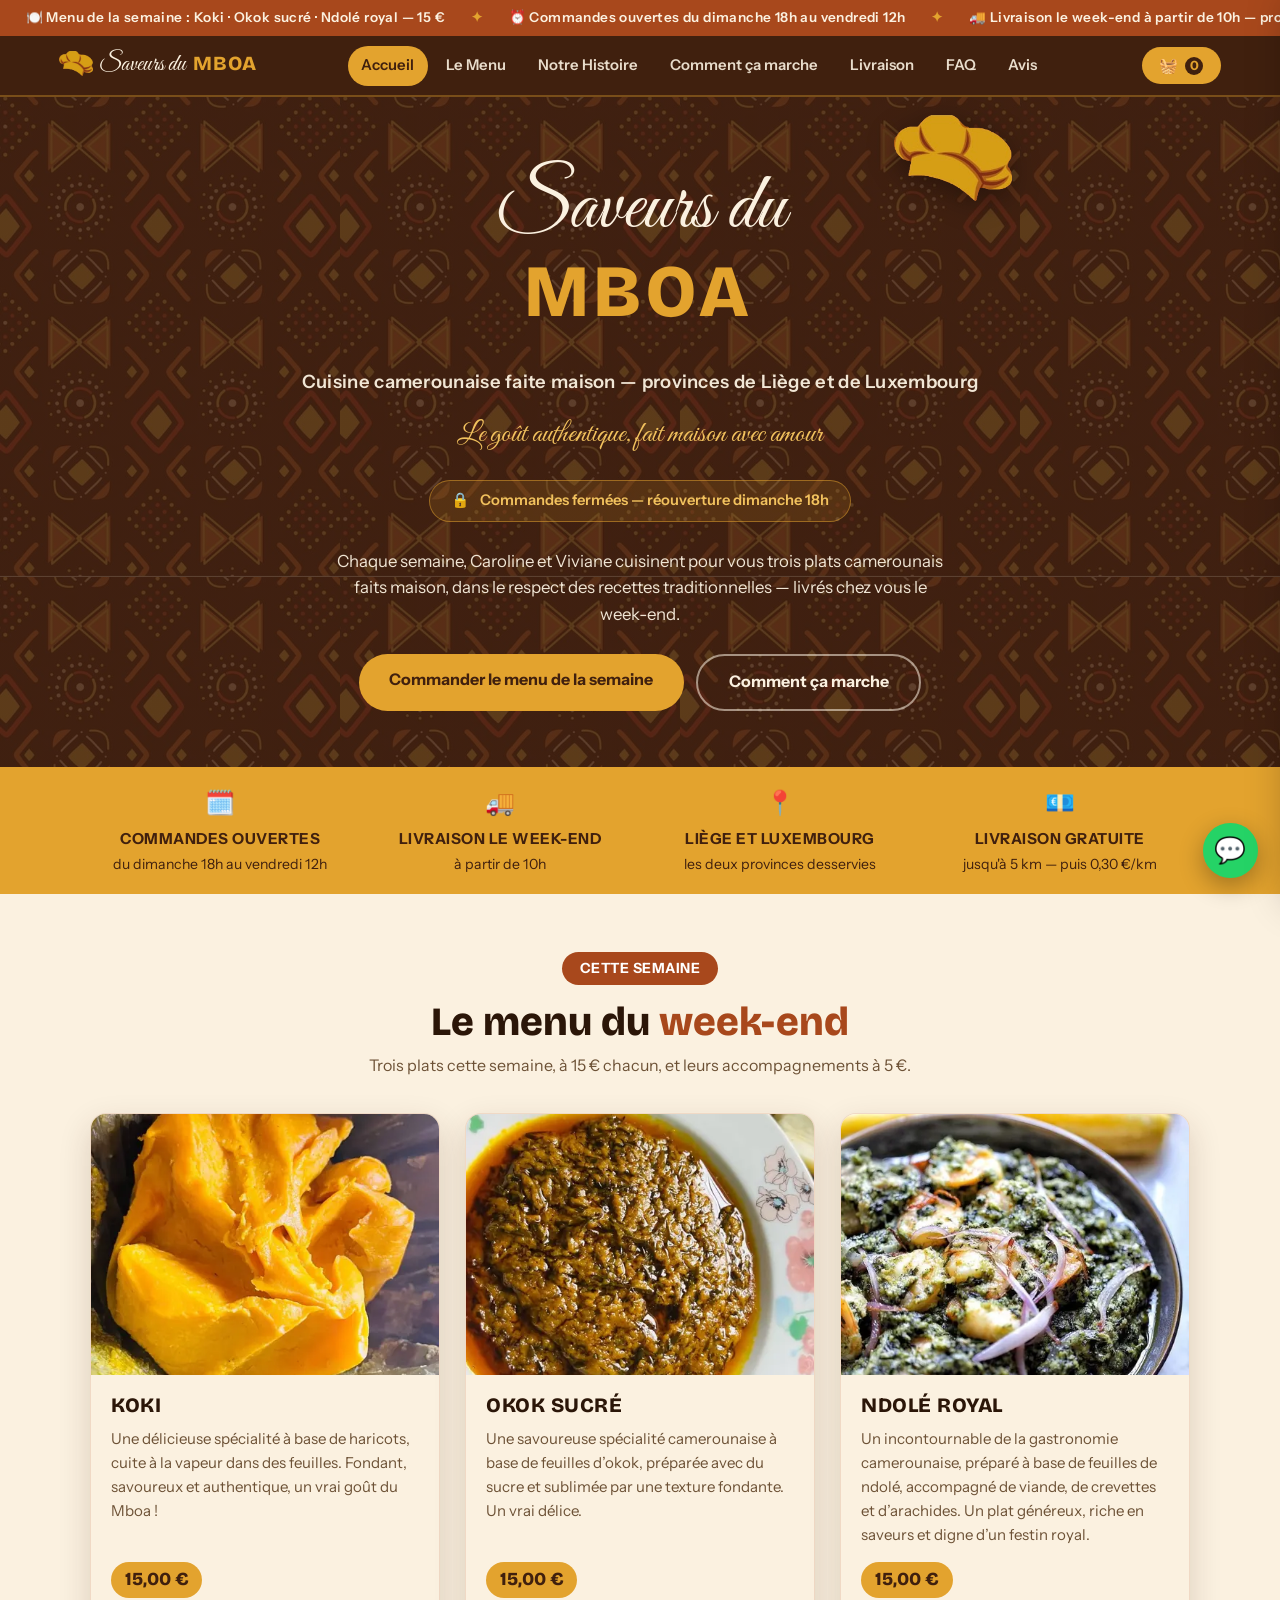
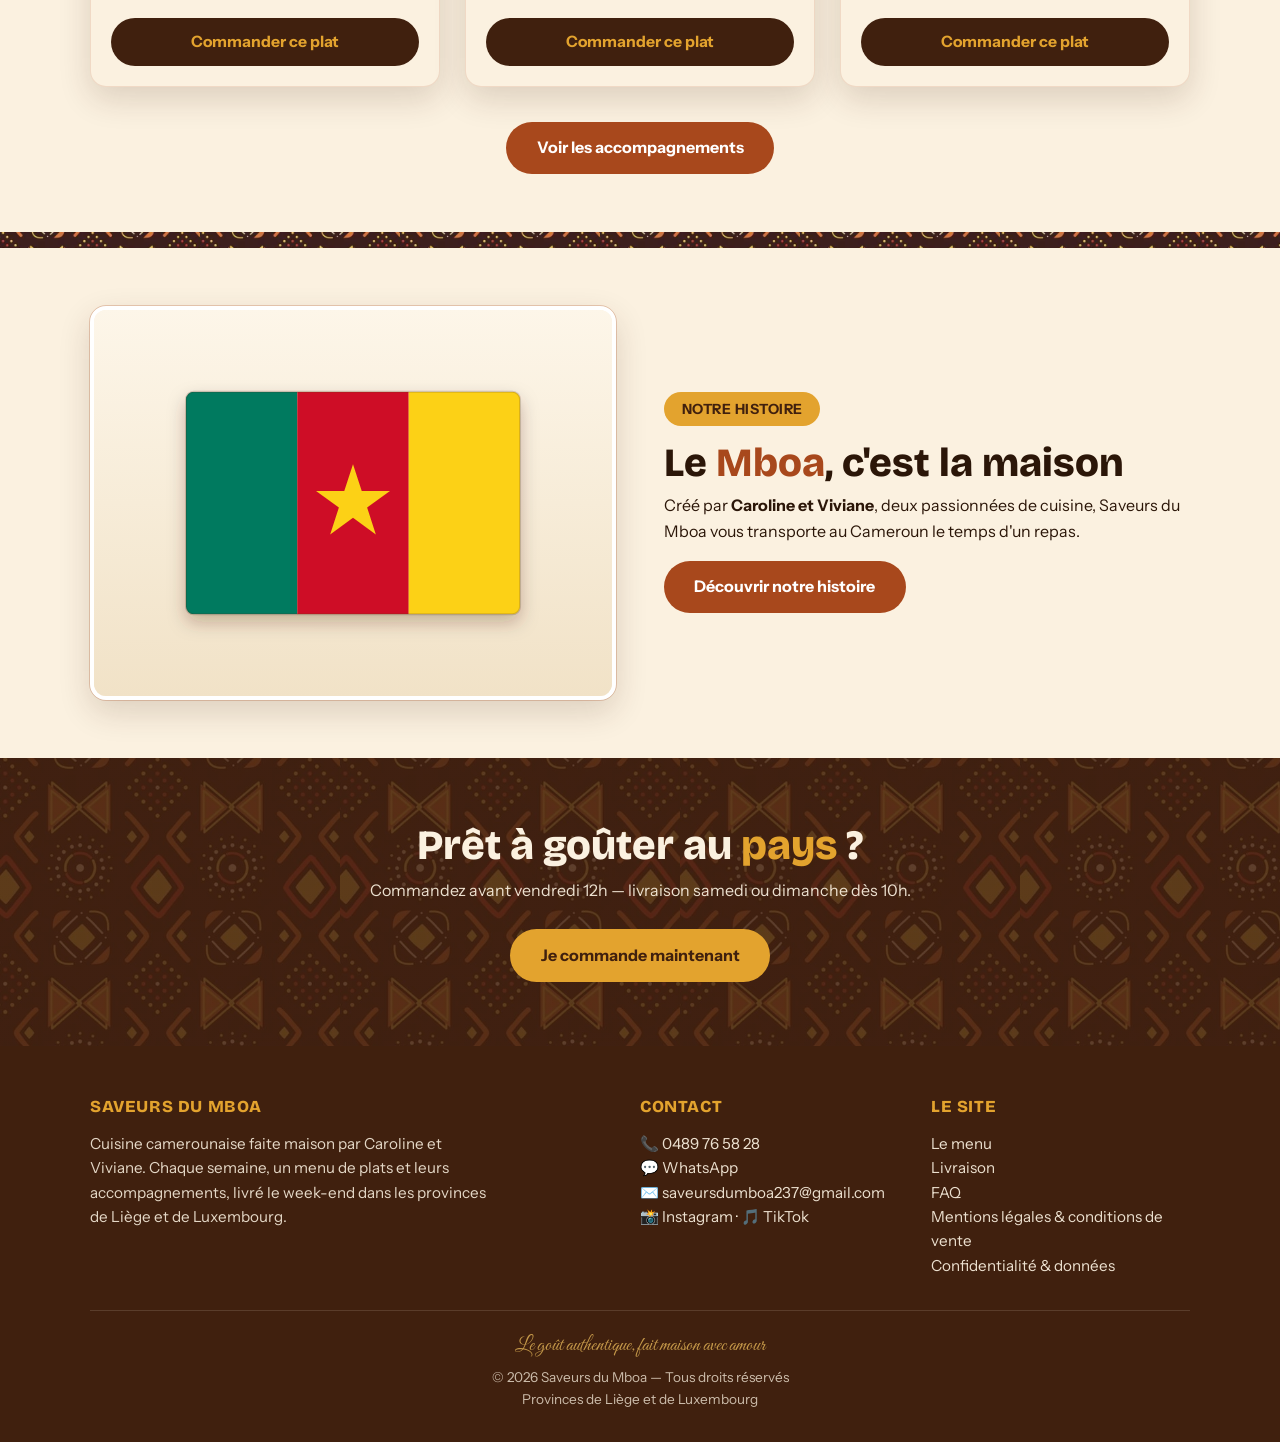
<file: index.html>
<!DOCTYPE html>
<html lang="fr">
<head>
<meta charset="UTF-8">
<meta name="viewport" content="width=device-width, initial-scale=1.0">
<title>Saveurs du Mboa — Cuisine camerounaise faite maison, Liège et Luxembourg</title>
<meta name="description" content="Chaque semaine, un menu de plats camerounais faits maison par Caroline et Viviane. Commandez avant vendredi 12h, livraison le week-end dans les provinces de Liège et de Luxembourg.">

<!-- Aperçu de partage (Open Graph / Twitter) -->
<meta property="og:type" content="website">
<meta property="og:site_name" content="Saveurs du Mboa">
<meta property="og:title" content="Saveurs du Mboa — Cuisine camerounaise faite maison">
<meta property="og:description" content="Chaque semaine, un menu de plats camerounais faits maison par Caroline et Viviane, livrés le week-end dans les provinces de Liège et de Luxembourg.">
<meta property="og:image" content="https://saveursdumboa.com/og-image.jpg">
<meta property="og:image:width" content="1200">
<meta property="og:image:height" content="630">
<meta property="og:image:alt" content="Un plat de ndolé aux crevettes, spécialité camerounaise">
<meta property="og:url" content="https://saveursdumboa.com/">
<meta property="og:locale" content="fr_BE">
<meta name="twitter:card" content="summary_large_image">
<meta name="twitter:title" content="Saveurs du Mboa — Cuisine camerounaise faite maison">
<meta name="twitter:description" content="Un menu de plats camerounais faits maison chaque semaine, livré le week-end dans les provinces de Liège et de Luxembourg.">
<meta name="twitter:image" content="https://saveursdumboa.com/og-image.jpg">
<link rel="canonical" href="https://saveursdumboa.com/">
<meta name="robots" content="index, follow">
<meta name="keywords" content="cuisine camerounaise, plats africains, traiteur camerounais, livraison repas Liège, livraison repas Luxembourg belge, ndolé, eru, poulet DG, plats faits maison, Saveurs du Mboa">

<!-- Données structurées : dit à Google que nous sommes un traiteur qui LIVRE,
     ce qu'on cuisine et où. C'est ce qui permet un affichage enrichi. -->
<script type="application/ld+json" id="donnees-structurees">
{
  "@context": "https://schema.org",
  "@graph": [
    {
      "@type": "FoodEstablishment",
      "@id": "https://saveursdumboa.com/#business",
      "name": "Saveurs du Mboa",
      "description": "Cuisine camerounaise faite maison par Caroline et Viviane. Chaque semaine, un menu de plats et leurs accompagnements, commandés en semaine et livrés le week-end dans les provinces de Liège et de Luxembourg.",
      "url": "https://saveursdumboa.com/",
      "image": "https://saveursdumboa.com/og-image.jpg",
      "logo": "https://saveursdumboa.com/icon-512.png",
      "telephone": "+32489765828",
      "email": "saveursdumboa237@gmail.com",
      "servesCuisine": ["Camerounaise", "Africaine"],
      "priceRange": "5-15 €",
      "currenciesAccepted": "EUR",
      "paymentAccepted": "Virement bancaire",
      "sameAs": [
        "https://www.instagram.com/saveurs_du_mboa",
        "https://www.tiktok.com/@saveurs_du_mboa"
      ],
      "areaServed": [
        { "@type": "AdministrativeArea", "name": "Province de Liège", "address": { "@type": "PostalAddress", "addressRegion": "Liège", "addressCountry": "BE" } },
        { "@type": "AdministrativeArea", "name": "Province de Luxembourg", "address": { "@type": "PostalAddress", "addressRegion": "Luxembourg", "addressCountry": "BE" } }
      ],
      "hasDeliveryMethod": ["https://schema.org/OnSitePickup", "https://schema.org/ParcelService"],
      "knowsLanguage": ["fr-BE"]
    },
    {
      "@type": "WebSite",
      "@id": "https://saveursdumboa.com/#site",
      "url": "https://saveursdumboa.com/",
      "name": "Saveurs du Mboa",
      "inLanguage": "fr-BE",
      "publisher": { "@id": "https://saveursdumboa.com/#business" }
    }
  ]
}
</script>

<!-- Favicon : la toque du logo, en vrais fichiers. Un favicon en data: URI
     n'est jamais récupéré par Google, qui affiche alors le globe gris. -->
<link rel="icon" href="/favicon.ico" sizes="16x16 32x32 48x48">
<link rel="icon" href="/favicon-32.png" sizes="32x32" type="image/png">
<link rel="icon" href="/icon-192.png" sizes="192x192" type="image/png">
<link rel="apple-touch-icon" href="/apple-touch-icon.png">
<meta name="theme-color" content="#40200E">

<link rel="stylesheet" href="fonts/fonts.css">
<style>
:root{
  --brun:#40200E; --brun-2:#5A2D14; --terracotta:#A8481C;
  --or:#E3A32E; --or-clair:#F2C25E; --creme:#FBF1E0;
  --encre:#2B1608; --blanc:#FFFFFF;
  --radius:16px; --shadow:0 12px 32px rgba(64,32,14,.16);
  --display:'Bricolage Grotesque',sans-serif;
  --script:'Great Vibes',cursive;
  --body:'Instrument Sans',sans-serif;
}
*{margin:0;padding:0;box-sizing:border-box}
html{scroll-behavior:smooth}
body{font-family:var(--body);color:var(--encre);background:var(--creme);line-height:1.6}
img{max-width:100%;display:block}
h1,h2,h3{font-family:var(--display);line-height:1.12}
a{color:inherit}
button{font-family:var(--body);cursor:pointer}
:focus-visible{outline:3px solid var(--or);outline-offset:2px}

.wax-bg{
  background-color:var(--brun);
  background-image:linear-gradient(rgba(64,32,14,.84),rgba(64,32,14,.84)),url(photos/wax.jpg);
  background-image:linear-gradient(rgba(64,32,14,.84),rgba(64,32,14,.84)),image-set(url(photos/wax.webp) type("image/webp"),url(photos/wax.jpg) type("image/jpeg"));
  background-size:auto,340px auto;background-repeat:repeat;
}
.wax-band{background-image:url(photos/wax.jpg);background-image:image-set(url(photos/wax.webp) type("image/webp"),url(photos/wax.jpg) type("image/jpeg"));background-size:200px auto;height:16px}
.sr-only{position:absolute!important;width:1px;height:1px;padding:0;margin:-1px;overflow:hidden;clip:rect(0,0,0,0);white-space:nowrap;border:0}

/* ===== Bannière défilante ===== */
.marquee{background:var(--terracotta);color:var(--creme);overflow:hidden;font-size:.85rem;font-weight:600;letter-spacing:.4px}
.marquee-track{display:flex;width:max-content;align-items:center;animation:defile 30s linear infinite;padding:.45rem 0}
.marquee-track span{flex-shrink:0;white-space:nowrap;padding:0 1.6rem}
.marquee-track .sep{color:var(--or);padding:0}
.marquee:hover .marquee-track{animation-play-state:paused}
@keyframes defile{from{transform:translateX(0)}to{transform:translateX(-50%)}}

/* ===== Header ===== */
header{position:sticky;top:0;z-index:50;background:var(--brun);color:var(--creme);border-bottom:2px solid rgba(227,163,46,.35)}
.header-inner{display:flex;align-items:center;justify-content:space-between;padding:.6rem 1.2rem;gap:1rem;max-width:1200px;margin:0 auto}
.logo{text-decoration:none;display:flex;align-items:baseline;gap:.4rem;line-height:1}
.logo .s{font-family:var(--script);font-size:1.5rem;color:var(--creme)}
.logo .m{font-family:var(--display);font-weight:800;font-size:1.25rem;color:var(--or);letter-spacing:1px}
.logo .toque{width:2.1em;height:auto;align-self:center;transform:translateY(-2px)}
.hero-titre{position:relative;display:inline-block;font:inherit;line-height:inherit;margin:0}
.hero .titre-promesse{display:block;font-family:var(--body);font-weight:600;font-size:clamp(.95rem,2.4vw,1.15rem);letter-spacing:.3px;color:var(--creme);margin-top:.9rem;opacity:.95}
.hero-titre .titre-script,.hero-titre .titre-mboa{position:relative;z-index:1}
.hero .toque{position:absolute;top:-3.4rem;right:-2.1rem;width:clamp(74px,12.5vw,118px);height:auto;filter:drop-shadow(0 6px 14px rgba(0,0,0,.35));pointer-events:none;z-index:0}
@media(max-width:560px){.hero .toque{right:-1.25rem;top:-2rem;width:70px}}
nav.principal{display:flex;gap:.3rem}
nav.principal a{
  text-decoration:none;font-size:.93rem;font-weight:600;padding:.5rem .85rem;border-radius:999px;opacity:.9;
}
nav.principal a:hover{background:rgba(227,163,46,.15);color:var(--or);opacity:1}
nav.principal a.actif{background:var(--or);color:var(--brun);opacity:1}
.header-actions{display:flex;align-items:center;gap:.6rem}
.btn-panier{
  background:var(--or);color:var(--brun);border:none;border-radius:999px;
  padding:.55rem 1.1rem;font-weight:700;font-size:.95rem;display:flex;align-items:center;gap:.45rem;
}
.btn-panier:hover{background:var(--or-clair)}
#cart-count{background:var(--brun);color:var(--or);border-radius:999px;min-width:1.4em;height:1.4em;display:inline-flex;align-items:center;justify-content:center;font-size:.8rem;font-weight:700}
.burger{display:none;background:none;border:2px solid rgba(251,241,224,.4);border-radius:10px;color:var(--creme);font-size:1.25rem;padding:.3rem .6rem;line-height:1;min-width:2.6rem}
.burger[aria-expanded="true"]{border-color:var(--or);color:var(--or)}
@media(max-width:940px){
  nav.principal{
    display:none;position:absolute;top:100%;left:0;right:0;background:var(--brun);
    flex-direction:column;padding:.8rem 1.2rem 1.2rem;gap:.3rem;border-bottom:2px solid rgba(227,163,46,.35);
  }
  nav.principal.ouvert{display:flex}
  nav.principal a{padding:.75rem 1rem}
  .burger{display:block}
}

/* ===== Système de pages ===== */
.page{display:none}
.page.active{display:block;animation:apparait .35s ease}
@keyframes apparait{from{opacity:0;transform:translateY(8px)}to{opacity:1;transform:none}}

/* ===== Hero ===== */
.hero{color:var(--creme);padding:4.5rem 1.5rem 3.5rem;text-align:center}
.hero .titre-script{font-family:var(--script);font-size:clamp(3rem,8vw,5rem);display:block;line-height:1}
.hero .titre-mboa{font-family:var(--display);font-weight:800;font-size:clamp(2.6rem,7.5vw,4.6rem);color:var(--or);letter-spacing:6px;display:block;margin-top:-.2em}
.hero .slogan{font-family:var(--script);font-size:clamp(1.3rem,3.4vw,1.8rem);color:var(--or-clair);margin:1rem auto 1.4rem}
.hero p.intro{max-width:56ch;margin:0 auto 1.6rem;font-size:1.05rem;opacity:.94}
.hero-cta{display:flex;gap:.8rem;justify-content:center;flex-wrap:wrap}
.btn{display:inline-block;border-radius:999px;padding:.85rem 1.9rem;font-weight:700;text-decoration:none;border:none;font-size:1rem;cursor:pointer}
.btn-primaire{background:var(--or);color:var(--brun)}
.btn-primaire:hover{background:var(--or-clair)}
.btn-secondaire{background:transparent;color:var(--creme);border:2px solid rgba(251,241,224,.55)}
.btn-secondaire:hover{border-color:var(--or);color:var(--or)}
.btn-terre{background:var(--terracotta);color:#fff}
.btn-terre:hover{background:#8f3c16}

/* ===== Compte à rebours ===== */
.compteur{
  display:inline-flex;align-items:center;gap:.7rem;background:rgba(227,163,46,.14);
  border:1.5px solid rgba(227,163,46,.5);border-radius:999px;padding:.5rem 1.3rem;margin-bottom:1.6rem;
  font-size:.92rem;font-weight:600;color:var(--or-clair);
}
.compteur .temps{font-family:var(--display);font-weight:800;font-size:1.05rem;color:var(--or)}

/* ===== Petits héros de page ===== */
.page-hero{color:var(--creme);padding:3.2rem 1.5rem;text-align:center}
.page-hero h1{font-size:clamp(2rem,5vw,3rem);font-weight:800}
.page-hero h1 .fil{color:var(--or)}
.page-hero p{max-width:58ch;margin:.7rem auto 0;opacity:.92}
.fil-ariane{font-family:var(--script);font-size:1.5rem;color:var(--or-clair);display:block;margin-bottom:.2rem}

/* ===== Ruban ===== */
.ruban{background:var(--or);color:var(--brun);padding:1.1rem 1.5rem}
.ruban-grid{max-width:1100px;margin:0 auto;display:grid;grid-template-columns:repeat(4,1fr);gap:1.2rem;text-align:center}
@media(max-width:900px){.ruban-grid{grid-template-columns:repeat(2,1fr)}}
@media(max-width:520px){
  .ruban{padding:.9rem 1rem}
  .ruban-grid{gap:.8rem .6rem}
  .ruban-item .ic{font-size:1.2rem;margin-bottom:.1rem}
  .ruban-item strong{font-size:.78rem;letter-spacing:.2px}
  .ruban-item span{font-size:.8rem;line-height:1.35}
  .hero{padding:3.2rem 1.2rem 2.6rem}
  .hero .slogan{margin:.7rem auto 1rem}
  .hero p.intro{font-size:.98rem;margin-bottom:1.2rem}
  .marquee{font-size:.78rem}
}
.ruban-item .ic{font-size:1.5rem;display:block;margin-bottom:.25rem}
.ruban-item strong{display:block;font-size:.95rem;text-transform:uppercase;letter-spacing:.5px}
.ruban-item span{font-size:.88rem}

/* ===== Sections génériques ===== */
section{padding:3.6rem 1.5rem}
.container{max-width:1100px;margin:0 auto}
.section-titre{font-size:clamp(1.8rem,4vw,2.5rem);font-weight:800;margin-bottom:.5rem}
.section-sous{color:#6d5236;margin-bottom:2.2rem;max-width:62ch}
.accent{color:var(--terracotta)}
.badge{display:inline-flex;align-items:center;gap:.4rem;background:var(--terracotta);color:#fff;border-radius:999px;padding:.35rem 1.1rem;font-size:.88rem;font-weight:700;margin-bottom:.9rem;text-transform:uppercase;letter-spacing:.5px}
.badge.or{background:var(--or);color:var(--brun)}
.centre{text-align:center}

.deux-col{display:grid;grid-template-columns:1fr 1fr;gap:3rem;align-items:center}
@media(max-width:780px){.deux-col{grid-template-columns:1fr}}
.photo-cadre{aspect-ratio:4/3;border-radius:var(--radius);overflow:hidden;box-shadow:var(--shadow);border:4px solid var(--blanc);outline:1px solid rgba(168,72,28,.25)}
.photo-cadre img{width:100%;height:100%;object-fit:cover}

/* ===== Cartes plats ===== */
.plats{display:grid;grid-template-columns:repeat(3,1fr);gap:1.6rem}
@media(max-width:880px){.plats{grid-template-columns:1fr}}
.plat{background:var(--creme);border-radius:var(--radius);overflow:hidden;box-shadow:var(--shadow);display:flex;flex-direction:column;border:1px solid rgba(168,72,28,.14)}
.fond-blanc .plat{background:var(--blanc)}
.plat-photo{aspect-ratio:4/3;overflow:hidden;background:#e8dcc6}
.plat-photo picture{display:block;width:100%;height:100%}
.plat-photo img{width:100%;height:100%;object-fit:cover;transition:transform .35s}
.plat:hover .plat-photo img{transform:scale(1.04)}
.plat-corps{padding:1.25rem;display:flex;flex-direction:column;gap:.55rem;flex:1}
.plat h3{font-size:1.28rem;font-weight:800;text-transform:uppercase;letter-spacing:.5px}
.plat .desc{font-size:.94rem;color:#6d5236;flex:1}
.plat-pied{display:flex;align-items:center;justify-content:space-between;margin-top:.4rem}
.prix{font-family:var(--display);font-weight:800;font-size:1.15rem;color:var(--brun);background:var(--or);border-radius:999px;padding:.2rem .85rem}
.btn-ajouter{background:var(--brun);color:var(--or);border:none;border-radius:999px;padding:.7rem 1rem;font-weight:700;width:100%;margin-top:.7rem;font-size:.98rem}
.btn-ajouter:hover{background:var(--brun-2)}
.stepper{display:flex;align-items:center;justify-content:center;gap:1rem;background:var(--brun);border-radius:999px;padding:.35rem .6rem;margin-top:.7rem}
.stepper button{width:2rem;height:2rem;border-radius:50%;border:none;background:var(--or);color:var(--brun);font-size:1.1rem;font-weight:800;line-height:1}
.stepper button:hover{background:var(--or-clair)}
.stepper .n{color:var(--or);min-width:1.5em;text-align:center;font-weight:800;font-size:1.05rem}
.stepper.petit{margin-top:0;padding:.2rem .4rem;gap:.5rem}
.stepper.petit button{width:1.6rem;height:1.6rem;font-size:.95rem}
.stepper.petit .n{font-size:.95rem}
.sous-menu{margin-top:3.2rem}

/* ===== Étapes ===== */
.etapes{display:grid;grid-template-columns:repeat(4,1fr);gap:1.4rem}
@media(max-width:920px){.etapes{grid-template-columns:repeat(2,1fr)}}
@media(max-width:560px){.etapes{grid-template-columns:1fr}}
.etape{background:var(--blanc);border-radius:var(--radius);padding:1.5rem;box-shadow:var(--shadow);border-top:4px solid var(--or)}
.etape .num{font-family:var(--display);font-weight:800;color:#fff;background:var(--terracotta);width:2.2rem;height:2.2rem;border-radius:50%;display:flex;align-items:center;justify-content:center;margin-bottom:.85rem}
.etape h3{font-size:1.1rem;margin-bottom:.35rem}
.etape p{font-size:.92rem;color:#6d5236}

/* ===== Valeurs ===== */
.valeurs{display:grid;grid-template-columns:repeat(3,1fr);gap:1.4rem}
@media(max-width:780px){.valeurs{grid-template-columns:1fr}}
.valeur{background:var(--blanc);border-radius:var(--radius);padding:1.8rem;box-shadow:var(--shadow);text-align:center;border-bottom:4px solid var(--terracotta)}
.valeur .ic{font-size:2rem;display:block;margin-bottom:.6rem}
.valeur h3{font-size:1.15rem;margin-bottom:.4rem}
.valeur p{font-size:.93rem;color:#6d5236}

/* ===== Citation ===== */
.citation{background:var(--brun);color:var(--creme);border-radius:var(--radius);padding:2.4rem;text-align:center;margin-top:3rem}
.citation p.txt{font-family:var(--script);font-size:clamp(1.6rem,4vw,2.2rem);color:var(--or-clair);line-height:1.35}
.citation p.qui{margin-top:.8rem;font-size:.92rem;opacity:.85}

/* ===== Carte info / acompte ===== */
.carte-info{background:var(--blanc);border-radius:var(--radius);box-shadow:var(--shadow);padding:2rem;border-left:6px solid var(--or)}
.carte-info p{margin-bottom:.7rem}
.carte-info .iban{font-family:monospace;font-size:1.05rem;background:var(--creme);border:1.5px dashed var(--terracotta);border-radius:10px;padding:.7rem 1rem;display:inline-block;margin:.3rem 0}

/* ===== Livraison ===== */
.livraison-grid{display:grid;grid-template-columns:1fr 1fr;gap:1.6rem;align-items:stretch}
@media(max-width:820px){.livraison-grid{grid-template-columns:1fr}}
.zone-carte{background:var(--blanc);border-radius:var(--radius);box-shadow:var(--shadow);padding:1.8rem}
.zone-carte h3{font-size:1.2rem;margin-bottom:.7rem;display:flex;align-items:center;gap:.5rem}
.zone-carte ul{list-style:none}
.zone-carte li{padding:.45rem 0;border-bottom:1px dashed #e4d3b6;font-size:.96rem;display:flex;gap:.6rem;align-items:baseline}
.zone-carte li:last-child{border-bottom:none}
.zone-carte li::before{content:"●";color:var(--or);font-size:.7rem}
.calculette{background:var(--brun);color:var(--creme);border-radius:var(--radius);box-shadow:var(--shadow);padding:1.8rem}
.calculette h3{font-size:1.2rem;margin-bottom:.4rem;color:var(--or)}
.calculette p.mini{font-size:.88rem;opacity:.85;margin-bottom:1.2rem}
.calculette input[type=range]{width:100%;accent-color:var(--or);margin:.6rem 0}
.calculette .resultat{display:flex;justify-content:space-between;align-items:center;background:rgba(227,163,46,.14);border:1.5px solid rgba(227,163,46,.5);border-radius:12px;padding:.9rem 1.2rem;margin-top:.8rem}
.calculette .resultat .val{font-family:var(--display);font-weight:800;font-size:1.5rem;color:var(--or)}
.calculette .km{font-family:var(--display);font-weight:800;font-size:1.2rem;color:var(--or-clair)}

/* ===== FAQ ===== */
.faq-liste{max-width:780px;margin:0 auto}
details.faq{background:var(--blanc);border-radius:12px;box-shadow:var(--shadow);margin-bottom:.9rem;overflow:hidden;border:1px solid rgba(168,72,28,.12)}
details.faq summary{
  list-style:none;cursor:pointer;padding:1.1rem 1.3rem;font-weight:700;font-size:1rem;
  display:flex;justify-content:space-between;align-items:center;gap:1rem;
}
details.faq summary::-webkit-details-marker{display:none}
details.faq summary::after{content:"+";font-family:var(--display);font-weight:800;font-size:1.4rem;color:var(--terracotta);transition:transform .25s}
details.faq[open] summary::after{transform:rotate(45deg)}
details.faq .rep{padding:0 1.3rem 1.2rem;color:#6d5236;font-size:.96rem}

/* ===== CTA final ===== */
.cta-final{color:var(--creme);text-align:center;padding:4rem 1.5rem}
.cta-final h2{font-size:clamp(1.8rem,4.5vw,2.6rem);font-weight:800;margin-bottom:.6rem}
.cta-final h2 span{color:var(--or)}
.cta-final p{opacity:.92;margin-bottom:1.6rem}

/* ===== Footer ===== */
footer{background:var(--brun);color:var(--creme);padding:3rem 1.5rem 2rem}
.footer-grid{max-width:1100px;margin:0 auto;display:grid;grid-template-columns:2fr 1fr 1fr;gap:2rem}
@media(max-width:720px){.footer-grid{grid-template-columns:1fr}}
footer h4{font-family:var(--display);font-size:1.05rem;margin-bottom:.7rem;color:var(--or);text-transform:uppercase;letter-spacing:.6px}
footer a{opacity:.92;text-decoration:none}
footer a:hover{color:var(--or)}
footer p{font-size:.95rem}
.footer-bas{max-width:1100px;margin:2rem auto 0;padding-top:1.2rem;border-top:1px solid rgba(251,241,224,.18);font-size:.85rem;opacity:.75;text-align:center}
.footer-bas .slogan{font-family:var(--script);font-size:1.25rem;color:var(--or-clair);display:block;margin-bottom:.3rem}

/* ===== WhatsApp flottant ===== */
.wa-flottant{
  position:fixed;bottom:1.4rem;right:1.4rem;z-index:60;
  background:#25D366;color:#fff;width:3.4rem;height:3.4rem;border-radius:50%;
  display:flex;align-items:center;justify-content:center;font-size:1.6rem;text-decoration:none;
  box-shadow:0 8px 24px rgba(0,0,0,.3);transition:transform .2s;
}
.wa-flottant:hover{transform:scale(1.08)}

/* ===== Panier ===== */
#overlay{position:fixed;inset:0;background:rgba(43,22,8,.55);z-index:90;opacity:0;pointer-events:none;transition:opacity .25s}
#overlay.open{opacity:1;pointer-events:auto}
#drawer{position:fixed;top:0;right:0;height:100dvh;width:min(440px,100%);z-index:100;background:var(--creme);box-shadow:-12px 0 40px rgba(0,0,0,.3);transform:translateX(105%);transition:transform .3s ease;display:flex;flex-direction:column}
#drawer.open{transform:translateX(0)}
.drawer-tete{background:var(--brun);color:var(--creme);padding:1rem 1.3rem;display:flex;justify-content:space-between;align-items:center}
.drawer-tete h3{font-size:1.15rem;color:var(--or)}
.drawer-tete button{background:none;border:none;color:var(--creme);font-size:1.5rem;line-height:1}
.drawer-corps{flex:1;overflow-y:auto;padding:1.2rem 1.3rem}
.ligne{display:flex;justify-content:space-between;align-items:center;gap:.8rem;padding:.7rem 0;border-bottom:1px dashed #d9c5a6}
.ligne .nom{font-weight:700;font-size:.96rem}
.ligne .sous{font-size:.85rem;color:#6d5236}
.ligne .suppr{background:none;border:none;color:var(--terracotta);font-size:1.1rem}
.recap{background:var(--blanc);border-radius:12px;padding:1rem 1.2rem;margin-top:1rem;box-shadow:var(--shadow)}
.recap .r{display:flex;justify-content:space-between;padding:.2rem 0;font-size:.98rem}
.recap .r.total{font-family:var(--display);font-weight:800;font-size:1.2rem;border-top:1.5px solid #e4d3b6;margin-top:.4rem;padding-top:.5rem}
.recap .r.acompte{color:var(--terracotta);font-weight:700}
.recap .mini{font-size:.8rem;color:#6d5236;margin-top:.4rem}
.vide{text-align:center;color:#7d6647;padding:2rem 0}
.form label{display:block;font-weight:700;font-size:.88rem;margin:.8rem 0 .25rem}
.form input,.form select,.form textarea{width:100%;padding:.65rem .8rem;border:1.5px solid #d9c5a6;border-radius:10px;font-family:var(--body);font-size:.95rem;background:#fff}
.form input:focus{outline:none;border-color:var(--or);box-shadow:0 0 0 3px rgba(227,163,46,.15)}
/* Autocomplete adresses - Dropdown stylisé */
.auto-liste{animation:slideDown .25s ease-out}
@keyframes slideDown{from{opacity:0;transform:translateY(-8px)}to{opacity:1;transform:none}}
.auto-liste > .addr-item, .auto-liste > div{padding:.95rem 1rem;border-bottom:1px solid #e4d3b6;cursor:pointer;transition:all .12s;display:flex;align-items:flex-start;gap:.7rem}
.auto-liste > .addr-item:hover, .auto-liste > div:hover{background:rgba(227,163,46,.08);border-left:4px solid var(--or);padding-left:calc(1rem - 4px)}
.auto-liste > .addr-item:last-child, .auto-liste > div:last-child{border-bottom:none}
.auto-liste .addr-icon{color:var(--terracotta);font-size:1.2rem;flex-shrink:0;margin-top:.05rem}
.auto-liste .addr-info strong{display:block;color:var(--encre);font-weight:700;font-size:.98rem;line-height:1.25}
.auto-liste .addr-info small{display:block;color:#7d6647;font-size:.82rem;margin-top:.18rem}
.auto-liste .loading{padding:1.2rem;text-align:center;color:#7d6647;font-size:.92rem}
.auto-liste .no-results{padding:1.2rem;text-align:center;color:#7d6647;font-size:.92rem}

/* Active / keyboard focused state */
.auto-liste .addr-item.active{background:rgba(227,163,46,.12);border-left:4px solid var(--or);padding-left:calc(1rem - 4px)}
.auto-liste .addr-item[aria-selected="true"]{outline:2px solid rgba(227,163,46,.12)}

/* Highlight matched text */
.auto-liste mark{background:var(--or);color:#fff;padding:0 .15rem;border-radius:2px}

/* Scrollbar & mobile touch improvements */
.auto-liste{max-height:300px;overflow-y:auto;-webkit-overflow-scrolling:touch;box-sizing:border-box}
.auto-liste::-webkit-scrollbar{width:10px}
.auto-liste::-webkit-scrollbar-track{background:transparent}
.auto-liste::-webkit-scrollbar-thumb{background:rgba(0,0,0,.12);border-radius:8px}

/* Larger tap targets on small screens */
@media(max-width:520px){
  .auto-liste > .addr-item, .auto-liste > div{padding:1rem 1rem;font-size:1rem}
  .auto-liste .addr-info strong{font-size:1rem}
}

/* Respect reduced motion */
@media(prefers-reduced-motion:reduce){
  .auto-liste{animation:none}
}

/* Mini cart floating button (mobile) */
.mini-cart-flottant{position:fixed;bottom:1.2rem;left:1.2rem;z-index:110;background:var(--brun);color:var(--or);padding:.7rem 1rem;border-radius:999px;display:flex;align-items:center;gap:.6rem;box-shadow:0 10px 30px rgba(0,0,0,.18);font-weight:800;border:3px solid rgba(255,255,255,.06);cursor:pointer}
.mini-cart-flottant .count{background:var(--or);color:var(--brun);padding:.12rem .5rem;border-radius:6px;font-size:.95rem}
@media(min-width:800px){.mini-cart-flottant{display:none}}
body.panier-ouvert .mini-cart-flottant,body.panier-ouvert .wa-flottant{display:none}
body.panier-ouvert{overflow:hidden}

/* Buttons and interactive polish */
button, .btn-whatsapp, .btn-ajouter{transition:transform .12s ease, box-shadow .12s ease}
button:active, .btn-whatsapp:active, .btn-ajouter:active{transform:translateY(1px)}

/* Respect reduced motion */
@media(prefers-reduced-motion:reduce){
  .auto-liste{animation:none}
  .mini-cart-flottant{transition:none}
}


.form textarea{resize:vertical;min-height:64px}
.drawer-pied{padding:1rem 1.3rem;border-top:1px solid #e4d3b6;background:#fff}
.btn-whatsapp{width:100%;background:#25D366;color:#fff;border:none;border-radius:999px;padding:.95rem;font-weight:800;font-size:1.03rem;display:flex;align-items:center;justify-content:center;gap:.5rem}
.btn-whatsapp:hover{filter:brightness(1.05)}
.btn-whatsapp:disabled{background:#bcc9be;cursor:not-allowed}
.note-cmd{font-size:.8rem;color:#6d5236;text-align:center;margin-top:.5rem}

/* ---- Avis clients ---- */
.avis-carte{background:var(--creme);border:1.5px solid #e4d3b6;border-radius:var(--radius);padding:1.1rem 1.3rem;margin:0 auto 1rem;max-width:640px}
.avis-tete{display:flex;align-items:center;gap:.5rem;flex-wrap:wrap;margin-bottom:.4rem}
.avis-etoiles{color:var(--or);letter-spacing:1px}
.avis-nom{font-weight:700;color:var(--encre)}
.avis-date{color:#7d6647;font-size:.9rem}
.avis-texte{margin:0;color:var(--brun);font-style:italic}
.avis-note-globale{font-size:1.8rem;color:var(--or);letter-spacing:2px}
.avis-note-chiffre{font-weight:700;color:var(--encre);margin-top:.2rem}

@media(prefers-reduced-motion:reduce){
  *{transition:none!important;scroll-behavior:auto;animation:none!important}
}
</style>
</head>
<body>

<!-- ===== BANNIÈRE DÉFILANTE (générée automatiquement depuis le menu) ===== -->
<div class="marquee" aria-hidden="true">
  <div class="marquee-track" id="marquee-track"></div>
</div>

<header>
  <div class="header-inner">
    <a class="logo" href="#/accueil" aria-label="Saveurs du Mboa — accueil"><img class="toque" src="photos/toque.png" alt="" width="204" height="149"><span class="s">Saveurs du</span><span class="m">MBOA</span></a>
    <nav class="principal" id="nav" aria-label="Navigation principale">
      <a href="#/accueil" data-page="accueil">Accueil</a>
      <a href="#/menu" data-page="menu">Le Menu</a>
      <a href="#/histoire" data-page="histoire">Notre Histoire</a>
      <a href="#/comment" data-page="comment">Comment ça marche</a>
      <a href="#/livraison" data-page="livraison">Livraison</a>
      <a href="#/faq" data-page="faq">FAQ</a>
      <a href="#/avis" data-page="avis">Avis</a>
    </nav>
    <div class="header-actions">
      <button class="btn-panier" id="btn-panier" onclick="ouvrirPanier()" aria-controls="drawer" aria-haspopup="dialog"><span aria-hidden="true">🧺</span> <span class="sr-only">Panier, articles :</span> <span id="cart-count">0</span></button>
      <button class="burger" id="burger" aria-label="Ouvrir le menu" aria-expanded="false" aria-controls="nav" onclick="toggleNav()">☰</button>
    </div>
  </div>
</header>

<main>

<!-- ============ PAGE ACCUEIL ============ -->
<div class="page" id="page-accueil">
  <section class="hero wax-bg">
    <h1 class="hero-titre">
      <img class="toque" src="photos/toque.png" alt="" width="204" height="149">
      <span class="titre-script">Saveurs du</span>
      <span class="titre-mboa">MBOA</span>
      <span class="titre-promesse">Cuisine camerounaise faite maison — provinces de Liège et de Luxembourg</span>
    </h1>
    <p class="slogan">Le goût authentique, fait maison avec amour</p>
    <div class="compteur" id="compteur">⏳ <span>Commandes ouvertes</span></div>
    <p class="intro">Chaque semaine, Caroline et Viviane cuisinent pour vous <span class="js-nb-plats">un menu de plats</span> camerounais faits maison, dans le respect des recettes traditionnelles — livrés chez vous le week-end.</p>
    <div class="hero-cta">
      <a class="btn btn-primaire" href="#/menu">Commander le menu de la semaine</a>
      <a class="btn btn-secondaire" href="#/comment">Comment ça marche</a>
    </div>
  </section>

  <div class="ruban">
    <div class="ruban-grid">
      <div class="ruban-item"><span class="ic">🗓️</span><strong>Commandes ouvertes</strong><span>du <span class="js-ouverture">dimanche 18h</span> au <span class="js-fermeture">vendredi 12h</span></span></div>
      <div class="ruban-item"><span class="ic">🚚</span><strong>Livraison le week-end</strong><span>à partir de 10h</span></div>
      <div class="ruban-item"><span class="ic">📍</span><strong>Liège et Luxembourg</strong><span>les deux provinces desservies</span></div>
      <div class="ruban-item"><span class="ic">💶</span><strong>Livraison gratuite</strong><span>jusqu'à <span class="js-km-gratuits">5</span> km — puis <span class="js-frais-km">0,30</span> €/km</span></div>
    </div>
  </div>

  <section>
    <div class="container centre">
      <span class="badge">Cette semaine</span>
      <h2 class="section-titre">Le menu du <span class="accent">week-end</span></h2>
      <p class="section-sous" style="margin-left:auto;margin-right:auto" id="accroche-menu">Nos plats de la semaine et leurs accompagnements.</p>
      <div class="plats" id="teaser-plats" style="text-align:left"></div>
      <a class="btn btn-terre" href="#/menu" style="margin-top:2.2rem">Voir les accompagnements</a>
    </div>
  </section>

  <div class="wax-band" aria-hidden="true"></div>

  <section>
    <div class="container deux-col">
      <div class="photo-cadre"><img src="photos/drapeau-cameroun.svg" alt="Drapeau du Cameroun" width="800" height="600" loading="lazy" decoding="async"></div>
      <div>
        <span class="badge or">Notre histoire</span>
        <h2 class="section-titre">Le <span class="accent">Mboa</span>, c'est la maison</h2>
        <p style="margin-bottom:1rem">Créé par <strong>Caroline et Viviane</strong>, deux passionnées de cuisine, Saveurs du Mboa vous transporte au Cameroun le temps d'un repas.</p>
        <a class="btn btn-terre" href="#/histoire">Découvrir notre histoire</a>
      </div>
    </div>
  </section>

  <section id="apercu-avis" class="container" style="display:none;text-align:center">
    <h2 class="section-titre">Ils ont <span class="accent">goûté</span></h2>
    <div id="apercu-avis-moyenne" style="margin-bottom:1rem"></div>
    <div id="apercu-avis-liste"></div>
    <a class="btn btn-terre" href="#/avis" style="margin-top:.5rem">Voir tous les avis</a>
  </section>

  <section class="cta-final wax-bg">
    <h2>Prêt à goûter au <span>pays</span> ?</h2>
    <p>Commandez avant <span class="js-fermeture">vendredi 12h</span> — livraison samedi ou dimanche dès 10h.</p>
    <a class="btn btn-primaire" href="#/menu">Je commande maintenant</a>
  </section>
</div>

<!-- ============ PAGE MENU ============ -->
<div class="page" id="page-menu">
  <section class="page-hero wax-bg">
    <span class="fil-ariane">Le menu</span>
    <h1>Menu de la <span class="fil">semaine</span></h1>
    <p><span class="js-nb-plats-maj">Nos plats</span> faits maison et leurs accompagnements. Choisissez, ajustez les quantités, et envoyez votre commande en un clic.</p>
  </section>
  <section class="fond-blanc" style="background:var(--blanc)">
    <div class="container">
      <span class="badge">⏰ Commandes jusqu'au <span class="js-fermeture">vendredi 12h</span></span>
      <h2 class="section-titre">Les plats — <span class="accent js-prix-plat">15 €</span></h2>
      <p class="section-sous">Portions généreuses, préparées avec amour et le respect des recettes traditionnelles.</p>
      <div class="plats" id="liste-plats"></div>
      <div class="sous-menu">
        <span class="badge or">Accompagnements — <span class="js-prix-accomp">5 €</span></span>
        <h2 class="section-titre" style="font-size:clamp(1.4rem,3vw,1.9rem)">Pour aller avec</h2>
        <p class="section-sous">Complétez votre plat comme au pays.</p>
        <div class="plats" id="liste-accomp"></div>
      </div>
      <p class="avertissement-allergenes">⚠️ <strong>Allergènes :</strong> les informations affichées sont fournies à titre indicatif par la cuisine. Lorsqu'un plat porte la mention « allergènes non renseignés », l'information n'a pas encore été vérifiée : demandez-la-nous avant de commander. Nos plats sont préparés dans une cuisine qui manipule arachides, poisson, crustacés et autres allergènes — des traces sont possibles. <strong>En cas d'allergie, signalez-le impérativement dans les remarques de votre commande.</strong></p>
    </div>
  </section>
  <section class="cta-final wax-bg">
    <h2>Votre panier est <span>prêt</span> ?</h2>
    <p>Un acompte de <span class="pct-acompte">50</span> % confirme votre commande — le solde se règle à la livraison.</p>
    <button class="btn btn-primaire" onclick="ouvrirPanier()">🧺 Ouvrir mon panier</button>
  </section>
</div>

<!-- ============ PAGE HISTOIRE ============ -->
<div class="page" id="page-histoire">
  <section class="page-hero wax-bg">
    <span class="fil-ariane">Notre histoire</span>
    <h1>Deux passionnées, <span class="fil">une maison</span></h1>
    <p>« Mboa » signifie le pays, la maison. Il représente nos racines, le partage et la convivialité.</p>
  </section>
  <section>
    <div class="container deux-col">
      <div class="photo-cadre"><img src="photos/drapeau-cameroun.svg" alt="Drapeau du Cameroun" width="800" height="600" loading="lazy" decoding="async"></div>
      <div>
        <h2 class="section-titre">De nos cuisines <span class="accent">à votre table</span></h2>
        <p style="margin-bottom:1rem">Tout a commencé avec <strong>Caroline et Viviane</strong>, deux passionnées de cuisine animées par la même envie : faire voyager les papilles jusqu'au Cameroun.</p>
        <p>Chaque semaine, elles composent un menu de plats emblématiques et les préparent comme à la maison : produits frais, épices authentiques et recettes transmises de génération en génération. Pas de raccourci, pas de compromis — juste le vrai goût du pays.</p>
      </div>
    </div>
  </section>
  <section style="background:var(--creme);padding-top:0">
    <div class="container">
      <div class="valeurs">
        <div class="valeur"><span class="ic">🍲</span><h3>Fait maison</h3><p>Chaque plat est cuisiné à la main, en petite quantité, le jour même de la livraison. Rien d'industriel.</p></div>
        <div class="valeur"><span class="ic">🌍</span><h3>Authenticité</h3><p>Des recettes traditionnelles camerounaises respectées à la lettre, avec les vrais ingrédients du pays.</p></div>
        <div class="valeur"><span class="ic">🤝</span><h3>Partage</h3><p>Le Mboa, c'est la convivialité : des portions généreuses, pensées pour être partagées en famille.</p></div>
      </div>
      <div class="citation">
        <p class="txt">« Chaque plat qui sort de notre cuisine raconte un morceau de chez nous. »</p>
        <p class="qui">— Caroline &amp; Viviane, fondatrices</p>
      </div>
    </div>
  </section>
  <section class="container" style="padding-top:0">
    <div>
      <h2 class="section-titre">Toujours bien <span class="accent">accompagné</span></h2>
      <p>Bananes plantains vapeur ou frites, bâtons de manioc, water fufu selon la recette : chaque plat vient avec son accompagnement traditionnel. Comme à la maison, rien ne manque dans l'assiette.</p>
    </div>
  </section>
  <section class="cta-final wax-bg">
    <h2>Goûtez notre <span>cuisine</span></h2>
    <p>Le menu change chaque semaine — découvrez celui de ce week-end.</p>
    <a class="btn btn-primaire" href="#/menu">Voir le menu de la semaine</a>
  </section>
</div>

<!-- ============ PAGE AVIS ============ -->
<div class="page" id="page-avis">
  <section class="page-hero wax-bg">
    <span class="fil-ariane">Avis</span>
    <h1>Avis de nos <span class="fil">clients</span></h1>
    <p>Ce que pensent celles et ceux qui ont goûté notre cuisine.</p>
  </section>
  <section>
    <div class="container">
      <div id="avis-moyenne" style="text-align:center;margin-bottom:1.5rem"></div>
      <div id="avis-liste"></div>
      <div id="avis-form-bloc" style="max-width:560px;margin:2.5rem auto 0"></div>
    </div>
  </section>
</div>

<!-- ============ PAGE COMMENT ÇA MARCHE ============ -->
<div class="page" id="page-comment">
  <section class="page-hero wax-bg">
    <span class="fil-ariane">Comment ça marche</span>
    <h1>Commander en <span class="fil">4 étapes</span></h1>
    <p>Simple, rapide, et votre repas du week-end est réservé.</p>
  </section>
  <section>
    <div class="container">
      <div class="etapes">
        <div class="etape"><div class="num">1</div><h3>Choisissez vos plats</h3><p>Parcourez le menu de la semaine et ajoutez plats et accompagnements au panier, avant <span class="js-fermeture">vendredi 12h</span>.</p></div>
        <div class="etape"><div class="num">2</div><h3>Envoyez la commande</h3><p>Remplissez vos coordonnées : la commande part directement sur notre WhatsApp. Nous confirmons rapidement.</p></div>
        <div class="etape"><div class="num">3</div><h3>Versez l'acompte</h3><p>Un acompte de <span class="pct-acompte">50</span> % par virement confirme définitivement votre commande. Le solde se règle à la livraison.</p></div>
        <div class="etape"><div class="num">4</div><h3>Recevez le week-end</h3><p>Samedi ou dimanche à partir de 10h, vos plats arrivent chez vous, prêts à déguster. Bon appétit !</p></div>
      </div>
    </div>
  </section>
  <section style="padding-top:0">
    <div class="container">
      <h2 class="section-titre">Acompte &amp; <span class="accent">paiement</span></h2>
      <p class="section-sous">Pour garantir votre commande et éviter le gaspillage, un acompte de <span class="pct-acompte">50</span> % est demandé à la confirmation.</p>
      <div class="carte-info" style="max-width:760px">
        <p>💳 <strong>Acompte de <span class="pct-acompte">50</span> %</strong> du montant total, par virement bancaire dès la confirmation de votre commande sur WhatsApp :</p>
        <p class="iban"><span class="js-iban">BE00 0000 0000 0000</span> — <span class="js-titulaire">Saveurs du Mboa</span></p>
        <p style="font-size:.92rem;color:#6d5236">Communication : votre nom + date de livraison. La commande est définitivement réservée à la réception de l'acompte. En cas de désistement après confirmation, l'acompte reste acquis.</p>
        <p>💶 <strong>Le solde</strong> se règle à la livraison, en espèces ou par virement instantané.</p>
      </div>
    </div>
  </section>
  <section style="padding-top:0">
    <div class="container">
      <h2 class="section-titre">Faire <span class="accent">découvrir</span></h2>
      <p class="section-sous">Montrez ce code à quelqu'un : son téléphone ouvre directement le menu.</p>
      <div class="carte-info" style="max-width:520px;text-align:center">
        <img src="qr/qr-saveur-du-mboa.svg" alt="QR code vers le site Saveurs du Mboa"
             width="220" height="220" style="width:220px;max-width:70%;height:auto;display:block;margin:0 auto">
        <p style="margin:.9rem 0 .2rem;font-weight:700;color:var(--brun)">Scannez avec l'appareil photo</p>
        <p style="font-size:.9rem;color:#6d5236;margin:0;word-break:break-all">saveursdumboa.com</p>
      </div>
    </div>
  </section>
  <section class="cta-final wax-bg">
    <h2>C'est aussi simple que <span>ça</span></h2>
    <p>Le menu de la semaine vous attend.</p>
    <a class="btn btn-primaire" href="#/menu">Commander maintenant</a>
  </section>
</div>

<!-- ============ PAGE LIVRAISON ============ -->
<div class="page" id="page-livraison">
  <section class="page-hero wax-bg">
    <span class="fil-ariane">Livraison</span>
    <h1>On vient <span class="fil">jusqu'à vous</span></h1>
    <p>Chaque week-end à partir de 10h, dans les provinces de Liège et de Luxembourg.</p>
  </section>
  <section>
    <div class="container livraison-grid">
      <div class="zone-carte">
        <h3>📍 Zones desservies &amp; conditions</h3>
        <ul>
          <li><strong>Province de Liège</strong> — toutes communes, depuis la cuisine de Viviane</li>
          <li><strong>Province de Luxembourg</strong> — toutes communes, depuis la cuisine de Caroline</li>
          <li>Livraison le <strong>samedi et dimanche</strong>, créneaux : <strong class="js-creneaux">10h–13h ou 14h–18h</strong></li>
          <li><strong>Venir chercher</strong> possible dans les deux zones — <strong>0 €</strong></li>
          <li><strong>Gratuite jusqu'à <span class="js-km-gratuits">5</span> km</strong> de la cuisine de votre zone</li>
          <li>Au-delà : <strong><span class="js-frais-km">0,30</span> € par kilomètre</strong></li>
          <li>Vous choisissez votre créneau à la commande — confirmé la veille par WhatsApp</li>
        </ul>
      </div>
      <div class="calculette">
        <h3>🧮 Estimez vos frais de livraison</h3>
        <p class="mini">Choisissez votre zone et tapez votre adresse : l'estimation se calcule toute seule.</p>
        <label for="liv-zone" style="display:block;font-weight:700;margin:.6rem 0 .25rem">Zone</label>
        <select id="liv-zone" onchange="changerZone('livraison')" style="width:100%;padding:.7rem;border:2px solid #e4d3b6;border-radius:10px;font:inherit;background:#fff">
          <option value="">— Choisir —</option>
        </select>
        <div id="liv-bloc-adresse">
          <label for="liv-adresse" style="display:block;font-weight:700;margin:.7rem 0 .25rem">Votre adresse</label>
          <div style="position:relative;z-index:20">
            <input id="liv-adresse" type="text" placeholder="Rue, numéro, commune" autocomplete="off" oninput="saisieAdresse('livraison')" onblur="fermerSuggestions('livraison')" onfocus="afficherSuggestionsIfExists('livraison')" style="width:100%;padding:.7rem;border:2px solid #e4d3b6;border-radius:10px;font:inherit;box-sizing:border-box">
            <div id="liv-suggestions" class="auto-liste" style="display:none;position:absolute;top:100%;left:0;right:0;background:#fff;border:2px solid var(--or);border-top:none;border-radius:0 0 12px 12px;margin:0;padding:0;z-index:10;max-height:280px;overflow-y:auto;box-shadow:0 12px 32px rgba(64,32,14,.2);list-style:none"></div>
          </div>
        </div>
        <p id="liv-info-retrait" class="mini" style="display:none;margin:.6rem 0 0"></p>
        <div class="resultat" style="margin-top:.9rem">
          <span>Frais de livraison estimés</span>
          <span class="val" id="frais-val">—</span>
        </div>
        <p class="mini" style="margin-top:.8rem;margin-bottom:0">Estimation à vol d'oiseau depuis la cuisine de votre zone — le montant exact est confirmé avec votre commande sur WhatsApp.</p>
      </div>
    </div>
  </section>
  <section class="cta-final wax-bg">
    <h2>On vous <span>livre</span> ce week-end ?</h2>
    <p>Commandez avant <span class="js-fermeture">vendredi 12h</span>.</p>
    <a class="btn btn-primaire" href="#/menu">Voir le menu</a>
  </section>
</div>

<!-- ============ PAGE FAQ ============ -->
<div class="page" id="page-faq">
  <section class="page-hero wax-bg">
    <span class="fil-ariane">FAQ</span>
    <h1>Questions <span class="fil">fréquentes</span></h1>
    <p>Tout ce qu'il faut savoir avant de commander.</p>
  </section>
  <section>
    <div class="faq-liste">
      <details class="faq"><summary>Quand puis-je commander ?</summary><div class="rep">Les commandes ouvrent le <strong class="js-ouverture">dimanche 18h</strong> et ferment le <strong class="js-fermeture">vendredi 12h</strong>. Passé ce délai, il faudra attendre la réouverture et le menu de la semaine suivante — nos plats sont préparés en quantité juste, avec des produits frais.</div></details>
      <details class="faq"><summary>Où livrez-vous exactement ?</summary><div class="rep">Dans les <strong>provinces de Liège et de Luxembourg</strong>. La livraison est gratuite jusqu'à <span class="js-km-gratuits">5</span> km de notre cuisine, puis <span class="js-frais-km">0,30</span> € par kilomètre supplémentaire. Utilisez le calculateur sur la page Livraison pour estimer vos frais.</div></details>
      <details class="faq"><summary>Quand suis-je livré ?</summary><div class="rep">Le <strong>week-end, samedi ou dimanche à partir de 10h</strong> — vous choisissez le jour au moment de la commande. Nous confirmons le créneau précis la veille par WhatsApp.</div></details>
      <details class="faq"><summary>Pourquoi un acompte de <span class="pct-acompte">50</span> % ?</summary><div class="rep">Nos plats sont cuisinés sur commande, en petite quantité, avec des produits frais. L'acompte confirme votre réservation et nous évite le gaspillage. Il se verse par virement bancaire après confirmation sur WhatsApp. <strong>En cas de désistement après confirmation, l'acompte reste acquis.</strong> Le solde se règle à la livraison.</div></details>
      <details class="faq"><summary>Comment payer le solde ?</summary><div class="rep">À la livraison, en <strong>espèces</strong> ou par <strong>virement instantané</strong>. Simple et sans surprise : le montant exact figure dans votre récapitulatif de commande.</div></details>
      <details class="faq"><summary>Le menu change-t-il chaque semaine ?</summary><div class="rep">Oui ! Chaque semaine, Caroline et Viviane composent un nouveau menu de <strong>plats emblématiques</strong> du Cameroun — cette semaine, <strong class="js-nb-plats">plusieurs plats</strong> au choix. Suivez-nous sur Instagram et TikTok pour découvrir le menu dès sa publication.</div></details>
      <details class="faq"><summary>Comment réchauffer les plats ?</summary><div class="rep">Réchauffez vos plats à la casserole à feu doux ou au micro-ondes quelques minutes. Ils se conservent <strong>2 à 3 jours au réfrigérateur</strong>.</div></details>
      <details class="faq"><summary>Avez-vous des options pour les allergies ?</summary><div class="rep">Certains plats contiennent des arachides, du poisson ou des crustacés. Indiquez vos allergies dans le champ « Remarques » de la commande : nous vous confirmerons si le plat convient ou vous proposerons une alternative.</div></details>
      <details class="faq"><summary>Puis-je commander pour un événement ou en grande quantité ?</summary><div class="rep">Avec plaisir ! Pour les commandes de groupe, fêtes ou événements, contactez-nous directement sur <strong>WhatsApp au <span class="js-phone">0489 76 58 28</span></strong> — nous préparerons un devis sur mesure.</div></details>
    </div>
  </section>
  <section class="cta-final wax-bg">
    <h2>Une autre <span>question</span> ?</h2>
    <p>Écrivez-nous, on répond vite.</p>
    <a class="btn btn-primaire js-wa" href="https://wa.me/32489765828">Nous écrire sur WhatsApp</a>
  </section>
</div>

<!-- ============ PAGE LÉGAL ============ -->
<div class="page" id="page-legal">
  <section class="page-hero wax-bg">
    <span class="fil-ariane">Informations légales</span>
    <h1>Mentions légales <span class="fil">&amp; confidentialité</span></h1>
    <p>Transparence sur qui nous sommes et comment vos données sont traitées.</p>
  </section>
  <section>
    <div class="container" style="max-width:760px">
      <div style="background:var(--blanc);border-radius:var(--radius);box-shadow:var(--shadow);padding:1.8rem 1.6rem">

        <h2 style="color:var(--brun)">Mentions légales</h2>
        <!-- ⚠️ À COMPLÉTER DÈS L'IMMATRICULATION : remplacer chaque mention
             « en cours » ci-dessous par la dénomination exacte, le n° BCE (et de TVA
             s'il y en a un), l'adresse de l'unité d'établissement et le nom du
             responsable. Ces informations sont obligatoires en vente à distance
             (SPF Économie) et doivent rester accessibles en permanence. -->
        <p style="margin:.6rem 0 1.4rem">
          <strong>Dénomination :</strong> Saveurs du Mboa —
          <em style="color:var(--brun-2)">activité en cours d'immatriculation à la Banque-Carrefour
          des Entreprises</em>.<br>
          <strong>Numéro d'entreprise (BCE / TVA) :</strong>
          <em style="color:var(--brun-2)">en cours d'attribution — publié ici dès l'immatriculation</em>.<br>
          <strong>Adresse d'établissement :</strong>
          <em style="color:var(--brun-2)">publiée ici dès l'immatriculation ; nos deux cuisines sont
          situées à Fauvillers (province de Luxembourg) et à Saint-Nicolas (province de Liège)</em>.<br>
          <strong>Contact :</strong>
          <a class="js-email" href="mailto:saveursdumboa237@gmail.com">saveursdumboa237@gmail.com</a> —
          téléphone et WhatsApp <span class="js-phone">0489 76 58 28</span>.<br>
          <strong>Hébergement :</strong> GitHub Pages, fourni par GitHub, Inc.
          (88 Colin P. Kelly Jr. Street, San Francisco, CA 94107, États-Unis).
        </p>

        <h2 style="color:var(--brun)">Conditions de vente</h2>
        <p style="margin:.6rem 0 .4rem"><strong>Commandes.</strong> Les commandes se
          passent via WhatsApp, du <strong class="js-ouverture">dimanche 18h</strong> au
          <strong class="js-fermeture">vendredi 12h</strong>, pour une livraison le
          week-end suivant. Nos plats sont cuisinés sur commande, en quantité
          limitée, avec des produits frais.</p>
        <p style="margin:.4rem 0"><strong>Confirmation.</strong> Le message WhatsApp
          envoyé depuis le site est une demande de commande. Elle devient ferme
          lorsque nous y répondons par écrit sur WhatsApp, avec sa référence (MB-…),
          le détail des plats, le total, l'acompte et le créneau : ce message de
          confirmation, que vous conservez dans votre téléphone, fait foi.</p>
        <p style="margin:.4rem 0"><strong>Prix.</strong> Plats <span class="js-plage-plat">de 12 à 15 €</span>,
          accompagnements <span class="js-plage-accomp">de 3 à 5 €</span>. Les prix sont indiqués en euros et
          correspondent au montant final à payer par article, hors frais de livraison éventuels. La fourchette
          ci-dessus reflète automatiquement le menu publié.</p>
        <p style="margin:.4rem 0"><strong>Acompte &amp; paiement.</strong> Un acompte
          de <span class="pct-acompte">50</span> % est demandé par virement pour confirmer et réserver la commande.
          Le solde se règle à la livraison, en espèces ou par virement.</p>
        <p style="margin:.4rem 0"><strong>Annulation.</strong> Vous pouvez annuler
          gratuitement tant que nous n'avons pas confirmé votre commande. Après
          confirmation, les ingrédients sont achetés pour vous :
          <strong>l'acompte reste acquis</strong>. Si c'est nous qui devons annuler
          (indisponibilité d'un produit, empêchement), l'acompte vous est
          <strong>intégralement remboursé</strong> sous 7 jours.</p>
        <p style="margin:.4rem 0"><strong>Livraison.</strong> Le samedi ou le
          dimanche à partir de 10h, dans les provinces de Liège et de Luxembourg.
          Gratuite jusqu'à <span class="js-km-gratuits">5</span> km de la cuisine, puis <span class="js-frais-km">0,30</span> €/km. Le créneau est
          confirmé la veille par WhatsApp. Le retrait sur place est gratuit.</p>
        <p style="margin:.4rem 0"><strong>Conservation.</strong> Les plats sont à placer
          au réfrigérateur dès réception et à consommer dans les 2 à 3 jours, après
          un réchauffage complet. Nous ne pouvons être tenus responsables d'une
          mauvaise conservation après la remise de la commande.</p>
        <p style="margin:.4rem 0"><strong>Droit de rétractation.</strong> S'agissant
          de <strong>denrées alimentaires périssables préparées sur commande</strong>,
          le droit de rétractation de 14 jours ne s'applique pas (exception légale
          prévue pour ce type de produits).</p>
        <p style="margin:.4rem 0"><strong>Allergies.</strong> Les informations
          sur les allergènes sont indiquées sur la page menu. Nos plats sont préparés
          dans une cuisine manipulant divers allergènes : en cas d'allergie,
          signalez-le impérativement lors de la commande.</p>
        <p style="margin:.4rem 0 1.4rem"><strong>Réclamations.</strong> Un souci avec
          votre commande ? Écrivez-nous dans les 24 heures sur WhatsApp ou à
          <a class="js-email" href="mailto:saveursdumboa237@gmail.com">saveursdumboa237@gmail.com</a>,
          si possible avec une photo : nous cherchons toujours une solution à
          l'amiable. À défaut d'accord, vous pouvez vous adresser gratuitement au
          <a href="https://mediationconsommateur.be" target="_blank" rel="noopener">Service de Médiation pour le Consommateur</a>.</p>

        <h2 style="color:var(--brun)">Politique de confidentialité</h2>
        <p style="margin:.6rem 0 .8rem">
          Nous attachons de l'importance à la protection de vos données
          personnelles, conformément au Règlement général sur la protection des
          données (RGPD).
        </p>
        <p style="margin:.4rem 0"><strong>Responsable du traitement.</strong>
          Saveurs du Mboa (voir les mentions légales ci-dessus), joignable à
          <a class="js-email" href="mailto:saveursdumboa237@gmail.com">saveursdumboa237@gmail.com</a>.</p>
        <p style="margin:.4rem 0"><strong>Commandes.</strong> Lorsque vous passez
          commande, vous nous communiquez votre <strong>nom</strong>, votre
          <strong>numéro de téléphone</strong>, votre <strong>adresse de livraison</strong>
          et, si vous le souhaitez, des remarques (allergies, étage…). Ces données
          servent uniquement à <strong>préparer, livrer et facturer votre commande</strong>
          et à vous contacter à son sujet. Base juridique : l'exécution du contrat
          que vous concluez avec nous.</p>
        <p style="margin:.4rem 0"><strong>Avis clients.</strong> Si vous laissez un
          avis, votre nom, votre note, votre commentaire (et votre e-mail si vous le
          donnez) sont utilisés pour modérer et publier l'avis. Base juridique : votre
          consentement, que vous pouvez retirer à tout moment en demandant la
          suppression de l'avis.</p>
        <p style="margin:.4rem 0"><strong>Destinataires.</strong> Vos données ne sont
          accessibles qu'à Caroline et Viviane, et transitent par les services
          suivants : <strong>WhatsApp</strong> (Meta) pour l'envoi de la commande,
          <strong>OpenStreetMap / Nominatim</strong> pour la recherche d'adresse
          (seul le texte tapé dans le champ adresse leur est envoyé),
          <strong>Web3Forms</strong> pour la transmission des avis, et
          <strong>GitHub</strong> qui héberge le site. Certains de ces prestataires
          sont établis hors de l'Union européenne (notamment aux États-Unis) ; les
          transferts sont alors encadrés par les garanties prévues par le RGPD
          (cadre de protection des données UE–États-Unis ou clauses contractuelles
          types).</p>
        <p style="margin:.4rem 0"><strong>Durée de conservation.</strong> Les
          messages de commande sont conservés le temps du traitement de la commande
          et d'un éventuel litige, puis supprimés ; les informations nécessaires à
          la comptabilité sont conservées pendant la durée imposée par la loi
          comptable belge. Les avis restent publiés jusqu'à ce que vous en demandiez
          le retrait.</p>
        <p style="margin:.4rem 0"><strong>Pas de revente, pas de publicité.</strong>
          Vos données ne sont ni vendues, ni louées, ni utilisées à des fins
          publicitaires.</p>
        <p style="margin:.4rem 0 1.4rem"><strong>Vos droits.</strong> Vous pouvez
          demander l'accès à vos données, leur rectification, leur effacement, la
          limitation de leur traitement ou vous y opposer, en nous écrivant à
          <a class="js-email" href="mailto:saveursdumboa237@gmail.com">saveursdumboa237@gmail.com</a>.
          Si vous estimez que vos droits ne sont pas respectés, vous pouvez
          introduire une plainte auprès de l'<a href="https://www.autoriteprotectiondonnees.be" target="_blank" rel="noopener">Autorité de protection des données</a>.</p>

        <h2 style="color:var(--brun)" id="donnees-appareil">Cookies &amp; données enregistrées sur votre appareil</h2>
        <p style="margin:.6rem 0 .4rem">
          Ce site n'utilise <strong>aucun cookie</strong>, ni outil de statistiques,
          ni publicité. Les polices et les images sont hébergées sur le site
          lui-même : aucune ressource n'est chargée depuis un service tiers à
          l'ouverture de la page.</p>
        <p style="margin:.4rem 0">Pour qu'un appel ou un retour en arrière ne vous
          fasse pas perdre votre commande en cours, votre navigateur garde
          <strong>localement, sur votre appareil</strong> :</p>
        <ul style="margin:.3rem 0 .6rem 1.3rem">
          <li>le contenu de votre <strong>panier</strong>, la <strong>zone</strong> choisie,
            l'<strong>adresse de livraison</strong> tapée et sa position sur la carte
            (latitude/longitude) — pendant <strong>7 jours</strong> au maximum,
            effacés dès que le panier est vidé ;</li>
          <li>les dernières <strong>recherches d'adresse</strong> — jusqu'à la fermeture de
            l'onglet (1 heure au maximum).</li>
        </ul>
        <p style="margin:.4rem 0">Ces informations ne nous sont <strong>jamais envoyées</strong> :
          elles restent dans votre navigateur. Vous pouvez les effacer à tout moment :</p>
        <p style="margin:.6rem 0 0">
          <button type="button" class="btn btn-terre" onclick="effacerDonneesLocales()" style="font-size:.92rem;padding:.65rem 1.3rem">🧹 Effacer mes données de cet appareil</button>
          <span id="msg-effacement" role="status" style="display:block;margin-top:.5rem;font-size:.9rem;color:#1c5b2b"></span>
        </p>

      </div>
      <p class="mini" style="text-align:center;margin-top:1.4rem;opacity:.7">
        Dernière mise à jour : novembre 2026.
      </p>
    </div>
  </section>
</div>

</main>

<!-- ===== FOOTER ===== -->
<footer>
  <div class="footer-grid">
    <div>
      <h4>Saveurs du Mboa</h4>
      <p style="opacity:.88;max-width:40ch">Cuisine camerounaise faite maison par Caroline et Viviane. Chaque semaine, un menu de plats et leurs accompagnements, livré le week-end dans les provinces de Liège et de Luxembourg.</p>
    </div>
    <div>
      <h4>Contact</h4>
      <p>📞 <a class="js-tel" href="tel:+32489765828">0489 76 58 28</a></p>
      <p>💬 <a class="js-wa" href="https://wa.me/32489765828">WhatsApp</a></p>
      <p style="word-break:break-all">✉️ <a class="js-email" href="mailto:saveursdumboa237@gmail.com">saveursdumboa237@gmail.com</a></p>
      <p>📸 <a href="https://www.instagram.com/saveurs_du_mboa" target="_blank" rel="noopener">Instagram</a> · 🎵 <a href="https://www.tiktok.com/@saveurs_du_mboa" target="_blank" rel="noopener">TikTok</a></p>
    </div>
    <div>
      <h4>Le site</h4>
      <p><a href="#/menu">Le menu</a></p>
      <p><a href="#/livraison">Livraison</a></p>
      <p><a href="#/faq">FAQ</a></p>
      <p><a href="#/legal">Mentions légales &amp; conditions de vente</a></p>
      <p><a href="#/legal" onclick="setTimeout(()=>document.getElementById('donnees-appareil').scrollIntoView(),60)">Confidentialité &amp; données</a></p>
    </div>
  </div>
  <div class="footer-bas">
    <span class="slogan">Le goût authentique, fait maison avec amour</span>
    © 2026 Saveurs du Mboa — Tous droits réservés<br>
    Provinces de Liège et de Luxembourg
  </div>
</footer>

<a class="wa-flottant js-wa" href="https://wa.me/32489765828" aria-label="Nous contacter sur WhatsApp">💬</a>

<!-- ===== PANIER ===== -->
<div id="overlay" onclick="fermerPanier()"></div>
<style>
/* ===== Allergènes ===== */
.allergenes{font-size:.82rem;color:#7a6144;background:var(--creme);border-radius:8px;padding:.35rem .6rem;margin:.2rem 0 .6rem;line-height:1.4}
.allergenes strong{color:var(--brun)}
/* Allergènes non renseignés : doit se voir, surtout pas passer pour une garantie */
.allergenes.allerg-inconnu{background:#fdf0e6;border:1px solid #f0c9a8;color:#8a4b1c}
.allergenes.allerg-inconnu strong{color:#8a4b1c}
.allergenes.allerg-aucun{background:#eef6ec;border:1px solid #cfe4c8;color:#3f6b34}
.avertissement-allergenes{font-size:.86rem;color:#6d5236;line-height:1.5;background:#fdf3e0;border:1px solid #efd9ac;border-radius:var(--radius);padding:.9rem 1.1rem;margin-top:1.6rem}
.avertissement-allergenes strong{color:var(--brun)}
/* ===== Confirmation de commande ===== */
#confirmation{padding:.2rem 0}
.conf-ok{text-align:center;padding:.4rem 0 .6rem}
.conf-check{font-size:2.6rem;line-height:1}
.conf-ok h3{color:var(--brun);margin:.4rem 0 .3rem}
.conf-ref{margin:.2rem 0;font-size:.95rem}
.conf-ref strong{color:var(--terracotta);letter-spacing:1px}
.conf-sub{color:#5a4632;font-size:.92rem;max-width:36ch;margin:.4rem auto 0;line-height:1.45}
.suivi{background:var(--creme);border-radius:var(--radius);padding:1rem 1.1rem;margin-top:1rem}
.suivi-note{font-size:.85rem;color:#6d5236;margin-top:.9rem;line-height:1.45}
</style>
<aside id="drawer" role="dialog" aria-modal="true" aria-labelledby="drawer-titre" aria-hidden="true" inert>
  <div class="drawer-tete">
    <h3 id="drawer-titre">Votre commande</h3>
    <button id="btn-fermer-panier" onclick="fermerPanier()" aria-label="Fermer le panier">✕</button>
  </div>
  <div class="drawer-corps">
    <div id="lignes"></div>
    <div class="recap" id="recap" style="display:none">
      <div class="r"><span>Plats</span><span id="r-total">0,00 €</span></div>
      <div class="r"><span id="r-livraison-lib">Livraison</span><span id="r-livraison">—</span></div>
      <div class="r total"><span>Total</span><span id="r-grand">0,00 €</span></div>
      <div class="r acompte"><span>Acompte à verser (<span class="pct-acompte">50</span> %)</span><span id="r-acompte">0,00 €</span></div>
      <div class="r"><span>Solde à la livraison</span><span id="r-solde">0,00 €</span></div>
      <p class="mini">Livraison gratuite jusqu'à <span class="js-km-gratuits">5</span> km depuis la cuisine de votre zone, <span class="js-frais-km">0,30</span> €/km au-delà — estimation confirmée sur WhatsApp. L'acompte porte sur les plats ; la livraison se règle à la réception.</p>
    </div>
    <div class="form" id="form-cmd" style="display:none">
      <label for="f-nom">Nom complet *</label>
      <input id="f-nom" type="text" placeholder="Votre nom" autocomplete="name">
      <label for="f-tel">Téléphone *</label>
      <input id="f-tel" type="tel" placeholder="04XX XX XX XX" autocomplete="tel">
      <label for="f-zone">Zone de livraison *</label>
      <select id="f-zone" onchange="changerZone('panier')">
        <option value="">— Choisir —</option>
      </select>
      <div id="bloc-adresse">
        <label for="f-adresse">Adresse de livraison *</label>
        <div style="position:relative;z-index:20">
          <input id="f-adresse" type="text" placeholder="Rue, numéro, commune" autocomplete="off" oninput="majLienCarte();saisieAdresse('panier')" onblur="fermerSuggestions('panier')" onfocus="afficherSuggestionsIfExists('panier')">
          <div id="suggestions-adresse" class="auto-liste" style="display:none;position:absolute;top:100%;left:0;right:0;background:#fff;border:2px solid var(--or);border-top:none;border-radius:0 0 12px 12px;margin:0;padding:0;z-index:10;max-height:280px;overflow-y:auto;box-shadow:0 12px 32px rgba(64,32,14,.2);list-style:none"></div>
        </div>
        <a id="lien-carte" href="#" target="_blank" rel="noopener" style="display:none;font-size:.85rem;color:var(--terracotta);font-weight:700;margin-top:.3rem">🗺️ Vérifier cette adresse sur la carte</a>
      </div>
      <p id="info-retrait" class="mini" style="display:none;margin:.2rem 0 .6rem"></p>
      <label for="f-jour">Jour de livraison *</label>
      <select id="f-jour">
        <option value="">— Choisir —</option>
        <option>Samedi</option>
        <option>Dimanche</option>
      </select>
      <label for="f-creneau">Créneau horaire *</label>
      <select id="f-creneau">
        <option value="">— Choisir —</option>
        <option>10h–13h</option>
        <option>14h–18h</option>
      </select>
      <label for="f-notes">Remarques (allergies, étage, etc.)</label>
      <textarea id="f-notes" placeholder="Facultatif"></textarea>
    </div>

    <div id="confirmation" style="display:none">
      <div class="conf-ok">
        <div class="conf-check">📲</div>
        <h3>Votre commande est prête à partir !</h3>
        <p class="conf-ref">Référence : <strong id="conf-ref">—</strong></p>
        <p class="conf-sub"><strong>Envoyez le message WhatsApp qui vient de s'ouvrir</strong> — c'est lui qui nous transmet votre commande.</p>
        <a id="conf-relancer" class="btn-whatsapp" href="#" target="_blank" rel="noopener" style="display:block;text-align:center;margin-top:.6rem;text-decoration:none">🔁 Rouvrir WhatsApp avec ma commande</a>
      </div>
      <div class="suivi">
        <p class="suivi-note" style="margin-top:0">✅ <strong>Dès réception, nous vous répondons sur WhatsApp pour confirmer votre commande</strong> (référence à l'appui). C'est ce message qui vaut confirmation.</p>
        <p class="suivi-note">ℹ️ Pas de réponse de notre part dans la journée ? Votre message n'est pas arrivé : renvoyez-le avec le bouton ci-dessus.</p>
      </div>
      <div class="recap" id="conf-recap" style="display:block;margin-top:1rem"></div>
    </div>
  </div>
  <div class="drawer-pied">
    <button class="btn-whatsapp" id="btn-envoyer" onclick="envoyerCommande()" disabled>Envoyer la commande sur WhatsApp</button>
    <button class="btn-whatsapp" id="btn-nouvelle" onclick="nouvelleCommande()" style="display:none">🧺 Passer une nouvelle commande</button>
    <p class="note-cmd">Votre commande s'ouvre dans WhatsApp, prête à envoyer. L'acompte de <span class="pct-acompte">50</span> % confirme la réservation.</p>
  </div>
</aside>

<!-- config.js chargé avec anti-cache : force le navigateur à récupérer les
     derniers prix/menu publiés depuis l'admin. Sans ça, une version en cache
     (navigateur ou CDN GitHub Pages) peut continuer d'afficher d'anciens prix. -->
<script>document.write('<script src="config.js?v=' + Date.now() + '"><\/script>');</script>
<script>
/* ============ ROUTEUR DE PAGES ============ */
const PAGES = ["accueil","menu","histoire","comment","livraison","faq","avis","legal"];
/* Un titre d'onglet par page : plus clair dans l'historique, les favoris et
   pour les lecteurs d'écran, qui annoncent le titre à chaque changement. */
const TITRES = {
  accueil:   "Saveurs du Mboa — Cuisine camerounaise faite maison, Liège et Luxembourg",
  menu:      "Menu de la semaine — Saveurs du Mboa",
  histoire:  "Notre histoire — Saveurs du Mboa",
  comment:   "Comment commander — Saveurs du Mboa",
  livraison: "Livraison à Liège et dans le Luxembourg — Saveurs du Mboa",
  faq:       "Questions fréquentes — Saveurs du Mboa",
  avis:      "Avis clients — Saveurs du Mboa",
  legal:     "Mentions légales, conditions de vente et confidentialité — Saveurs du Mboa"
};
function router(){
  let cible = (location.hash || "#/accueil").replace("#/","");
  if(!PAGES.includes(cible)) cible = "accueil";
  PAGES.forEach(p => document.getElementById("page-"+p).classList.toggle("active", p === cible));
  document.querySelectorAll("nav.principal a").forEach(a => {
    const actif = a.dataset.page === cible;
    a.classList.toggle("actif", actif);
    if(actif) a.setAttribute("aria-current", "page"); else a.removeAttribute("aria-current");
  });
  document.title = TITRES[cible];
  fermerNav();
  window.scrollTo({top:0, behavior:"instant"});
}
window.addEventListener("hashchange", router);

/* Menu mobile : l'état ouvert/fermé est annoncé aux aides techniques. */
function majNav(ouvert){
  document.getElementById("nav").classList.toggle("ouvert", ouvert);
  const b = document.getElementById("burger");
  b.setAttribute("aria-expanded", ouvert ? "true" : "false");
  b.setAttribute("aria-label", ouvert ? "Fermer le menu" : "Ouvrir le menu");
  b.textContent = ouvert ? "✕" : "☰";
}
function toggleNav(){ majNav(!document.getElementById("nav").classList.contains("ouvert")); }
function fermerNav(){ majNav(false); }

/* ============ PANIER ============ */
const panier = {};

function euro(n){ return n.toFixed(2).replace('.', ',') + " €"; }
function euroCourt(n){ return Number.isInteger(n) ? n + " €" : euro(n); }

/* Anti-cache : ajoute la version de config à l'URL d'une photo pour forcer
   le navigateur à recharger une image mise à jour (même nom de fichier). */
function photoUrl(path){
  try{
    if(typeof CONFIG_VERSION !== 'undefined' && CONFIG_VERSION){
      return path + (path.indexOf('?') >= 0 ? '&' : '?') + 'v=' + CONFIG_VERSION;
    }
  }catch(e){}
  return path;
}

/* ===== Valeurs de config injectées dans les textes du site ===== */
function telNat(num){
  let n = String(num || '').replace(/\D/g, '');
  if(n.startsWith('32')) n = '0' + n.slice(2);
  if(/^0\d{9}$/.test(n)) return n.replace(/^(\d{4})(\d{2})(\d{2})(\d{2})$/, '$1 $2 $3 $4');
  return n;
}
function prixCat(cat){
  const arr = MENU.filter(p => p.cat === cat).map(p => p.prix);
  if(!arr.length) return '';
  const mn = Math.min(...arr), mx = Math.max(...arr);
  return mn === mx ? euroCourt(mn) : 'dès ' + euroCourt(mn);
}
/* Fourchette complète — pour les conditions de vente, où « dès X € » serait
   incomplet : le client doit connaître le prix le plus élevé qu'il peut payer. */
function prixPlage(cat){
  const arr = MENU.filter(p => p.cat === cat).map(p => p.prix);
  if(!arr.length) return '';
  const mn = Math.min(...arr), mx = Math.max(...arr);
  // On renvoie la préposition avec le prix : « à 3 € » ou « de 12 à 15 € »,
  // pour que la phrase reste correcte dans les deux cas.
  if(mn === mx) return 'à ' + euroCourt(mn);
  const bas = Number.isInteger(mn) ? String(mn) : euro(mn).replace(' €', '');
  return 'de ' + bas + ' à ' + euroCourt(mx);
}
function majTextesConfig(){
  const wa = 'https://wa.me/' + NUMERO_WHATSAPP;
  document.querySelectorAll('.js-wa').forEach(a => a.href = wa);
  document.querySelectorAll('.js-tel').forEach(a => { a.href = 'tel:+' + NUMERO_WHATSAPP; a.textContent = telNat(NUMERO_WHATSAPP); });
  document.querySelectorAll('.js-phone').forEach(el => el.textContent = telNat(NUMERO_WHATSAPP));
  document.querySelectorAll('.js-iban').forEach(el => el.textContent = IBAN);
  if(typeof TITULAIRE !== 'undefined' && TITULAIRE){
    document.querySelectorAll('.js-titulaire').forEach(el => el.textContent = TITULAIRE);
  }
  if(typeof EMAIL_CONTACT !== 'undefined' && EMAIL_CONTACT){
    document.querySelectorAll('.js-email').forEach(a => {
      a.href = 'mailto:' + EMAIL_CONTACT; a.textContent = EMAIL_CONTACT;
    });
  }
  document.querySelectorAll('.js-km-gratuits').forEach(el => el.textContent = KM_GRATUITS);
  document.querySelectorAll('.js-frais-km').forEach(el => el.textContent = FRAIS_KM.toFixed(2).replace('.', ','));
  document.querySelectorAll('.js-prix-plat').forEach(el => el.textContent = prixCat('plat'));
  document.querySelectorAll('.js-prix-accomp').forEach(el => el.textContent = prixCat('accomp'));
  document.querySelectorAll('.js-plage-plat').forEach(el => el.textContent = prixPlage('plat'));
  document.querySelectorAll('.js-plage-accomp').forEach(el => el.textContent = prixPlage('accomp'));
  majTextesMenu();
  document.querySelectorAll('.js-ouverture').forEach(el => el.textContent = libelleOuverture());
  document.querySelectorAll('.js-fermeture').forEach(el => el.textContent = libelleFermeture());
  remplirCreneaux();
  const libelles = creneauxLivraison().map(libelleCreneau).join(' ou ');
  document.querySelectorAll('.js-creneaux').forEach(el => { if(libelles) el.textContent = libelles; });
  rendreAvis();
  rendreFormAvis();
  rendreApercuAvis();
}

/* ===== Textes qui dépendent du nombre de plats =====
   Le menu change chaque semaine : aucun texte ne doit annoncer « 3 plats » en
   dur, sinon il contredit le menu dès qu'il en compte 2 ou 5. */
const NOMBRES = ['zéro','un','deux','trois','quatre','cinq','six','sept','huit','neuf','dix'];
function nbPlatsTexte(){
  const n = MENU.filter(p => p.cat === 'plat').length;
  if(!n) return 'des plats';
  return (NOMBRES[n] || String(n)) + (n > 1 ? ' plats' : ' plat');
}
function majTextesMenu(){
  const t = nbPlatsTexte();
  document.querySelectorAll('.js-nb-plats').forEach(el => el.textContent = t);
  document.querySelectorAll('.js-nb-plats-maj').forEach(el => el.textContent = t.charAt(0).toUpperCase() + t.slice(1));
  const acc = document.getElementById('accroche-menu');
  const plats = MENU.filter(p => p.cat === 'plat').map(p => p.prix);
  if(acc && plats.length){
    const mn = Math.min(...plats), mx = Math.max(...plats);
    const prix = mn === mx ? `à ${euroCourt(mn)} chacun` : `de ${euroCourt(mn)} à ${euroCourt(mx)}`;
    const accomp = prixCat('accomp');
    acc.textContent = `${t.charAt(0).toUpperCase() + t.slice(1)} cette semaine, ${prix}` +
      (accomp ? `, et leurs accompagnements ${accomp.startsWith('dès') ? accomp : 'à ' + accomp}.` : '.');
  }
  majDonneesStructurees();
}
/* Les données lues par Google (fourchette de prix, menu) suivent le menu publié. */
function majDonneesStructurees(){
  const el = document.getElementById('donnees-structurees');
  if(!el || !MENU.length) return;
  try{
    const d = JSON.parse(el.textContent);
    const biz = d['@graph'].find(x => x['@type'] === 'FoodEstablishment');
    const prix = MENU.map(p => p.prix);
    biz.priceRange = `${Math.min(...prix)}-${Math.max(...prix)} €`;
    biz.hasMenu = {
      '@type':'Menu', name:'Menu de la semaine',
      hasMenuItem: MENU.map(p => ({
        '@type':'MenuItem', name:p.nom, ...(p.desc ? {description:p.desc} : {}),
        image: new URL(p.photo, location.href).href,
        offers:{ '@type':'Offer', price:p.prix.toFixed(2), priceCurrency:'EUR' }
      }))
    };
    el.textContent = JSON.stringify(d);
  }catch(e){ /* JSON-LD statique conservé tel quel */ }
}

/* ===== Créneaux de livraison (réglés dans config.js) =====
   Garde-fou : on n'affiche jamais un créneau invalide ou qui dépasse
   la dernière heure de livraison (LIVRAISON_FIN_MAX). */
function creneauxLivraison(){
  const max = (typeof LIVRAISON_FIN_MAX === 'number' && LIVRAISON_FIN_MAX > 0) ? LIVRAISON_FIN_MAX : 18;
  const brut = (typeof CRENEAUX_LIVRAISON !== 'undefined' && Array.isArray(CRENEAUX_LIVRAISON))
    ? CRENEAUX_LIVRAISON : [{debut:10,fin:13},{debut:14,fin:18}];
  return brut.filter(c => c && Number(c.debut) < Number(c.fin) && Number(c.fin) <= max);
}
function libelleCreneau(c){ return `${c.debut}h–${c.fin}h`; }
function remplirCreneaux(){
  const sel = document.getElementById('f-creneau');
  if(!sel) return;
  const opts = creneauxLivraison().map(c => `<option>${libelleCreneau(c)}</option>`).join('');
  sel.innerHTML = `<option value="">— Choisir —</option>` + opts;
}

/* ===== Avis clients (config.js) ===== */
function avisValides(){
  const src = (typeof AVIS !== 'undefined' && Array.isArray(AVIS)) ? AVIS : [];
  return src.filter(a => a
    && Number.isInteger(a.note) && a.note >= 1 && a.note <= 5
    && typeof a.nom === 'string' && a.nom.trim()
    && typeof a.texte === 'string' && a.texte.trim());
}
function moyenneAvis(){
  const v = avisValides();
  if(!v.length) return 0;
  return Math.round((v.reduce((s,a)=>s+a.note,0) / v.length) * 10) / 10;
}
function etoilesHtml(note){
  const n = Math.max(0, Math.min(5, Math.round(note)));
  return '★'.repeat(n) + '☆'.repeat(5 - n);
}
function moisFr(date){
  const mois = ["janvier","février","mars","avril","mai","juin","juillet","août","septembre","octobre","novembre","décembre"];
  const m = /^(\d{4})-(\d{2})$/.exec(date || "");
  if(!m) return "";
  return mois[parseInt(m[2],10)-1] + " " + m[1];
}
function carteAvisHtml(a){
  return `<div class="avis-carte">
    <div class="avis-tete"><span class="avis-etoiles">${etoilesHtml(a.note)}</span>
      <span class="avis-nom">${escapeHtml(a.nom)}</span>
      ${moisFr(a.date) ? `<span class="avis-date">· ${moisFr(a.date)}</span>` : ''}</div>
    <p class="avis-texte">« ${escapeHtml(a.texte)} »</p>
  </div>`;
}
function rendreAvis(){
  const liste = document.getElementById('avis-liste');
  const moy = document.getElementById('avis-moyenne');
  if(!liste || !moy) return;
  const v = avisValides();
  if(!v.length){
    moy.innerHTML = '';
    liste.innerHTML = `<p style="text-align:center;color:#7d6647">Soyez le premier à laisser un avis 💛</p>`;
    return;
  }
  moy.innerHTML = `<div class="avis-note-globale">${etoilesHtml(Math.round(moyenneAvis()))}</div>
    <div class="avis-note-chiffre">${moyenneAvis().toString().replace('.', ',')} / 5 · ${v.length} avis</div>`;
  liste.innerHTML = v.map(carteAvisHtml).join('');
}

function rendreApercuAvis(){
  const sec = document.getElementById('apercu-avis');
  if(!sec) return;
  const v = avisValides();
  if(!v.length){ sec.style.display = 'none'; return; }
  sec.style.display = 'block';
  document.getElementById('apercu-avis-moyenne').innerHTML =
    `<span class="avis-note-globale">${etoilesHtml(Math.round(moyenneAvis()))}</span>
     <div class="avis-note-chiffre">${moyenneAvis().toString().replace('.', ',')} / 5 · ${v.length} avis</div>`;
  document.getElementById('apercu-avis-liste').innerHTML = v.slice(0, 3).map(carteAvisHtml).join('');
}

/* ---- Formulaire « Laisser un avis » (envoi Web3Forms, modéré avant publication) ---- */
let _noteAvisChoisie = 0;
function setNoteAvis(n){
  // Re-cliquer l'étoile déjà active éteint tout : sans ça, on ne pouvait plus
  // jamais revenir à « aucune note » une fois la 1re étoile allumée.
  _noteAvisChoisie = (n === _noteAvisChoisie) ? 0 : n;
  document.querySelectorAll('#avis-etoiles-choix .etoile-choix').forEach((el, i) => {
    const allumee = i < _noteAvisChoisie;
    el.textContent = allumee ? '★' : '☆';
    el.setAttribute('aria-pressed', allumee ? 'true' : 'false');
  });
  const err = document.getElementById('avis-note-err');
  if(err) err.style.display = 'none';
}
/* Les étoiles doivent aussi répondre au clavier : sans ça, impossible de noter
   sans souris (et un lecteur d'écran ne voit qu'un caractère décoratif). */
function toucheNoteAvis(ev, n){
  if(ev.key === 'Enter' || ev.key === ' ' || ev.key === 'Spacebar'){
    ev.preventDefault();
    setNoteAvis(n);
  }
}
/* Affiche/efface un message d'erreur sous un champ du formulaire d'avis. */
function erreurAvis(id, message){
  const el = document.getElementById(id);
  if(!el) return;
  el.textContent = message || '';
  el.style.display = message ? 'block' : 'none';
}
function rendreFormAvis(){
  const bloc = document.getElementById('avis-form-bloc');
  if(!bloc) return;
  const actif = typeof AVIS_FORM_KEY !== 'undefined' && AVIS_FORM_KEY;
  bloc.innerHTML = `
    <h2 class="section-titre" style="text-align:center">Laisser un avis</h2>
    ${actif ? '' : `<p style="text-align:center;color:#7d6647;font-size:.88rem">Le formulaire sera bientôt actif. En attendant, écrivez-nous sur <a id="avis-demo-wa" href="#">WhatsApp</a>.</p>`}
    <form id="avis-form" class="form" ${actif ? '' : 'style="opacity:.55;pointer-events:none"'}>
      <label for="av-nom">Votre prénom / nom *</label>
      <input id="av-nom" type="text" maxlength="60" placeholder="Ex. Marie L.">
      <span id="avis-nom-err" style="display:none;color:var(--terracotta);font-size:.88rem"></span>
      <label id="avis-note-label">Votre note *</label>
      <div id="avis-etoiles-choix" role="group" aria-labelledby="avis-note-label"
           style="font-size:1.8rem;color:var(--or);cursor:pointer;letter-spacing:3px">
        ${[1,2,3,4,5].map(n => `<span class="etoile-choix" role="button" tabindex="0" aria-pressed="false" aria-label="${n} étoile${n > 1 ? 's' : ''} sur 5" title="Cliquez à nouveau pour effacer la note" onclick="setNoteAvis(${n})" onkeydown="toucheNoteAvis(event, ${n})">☆</span>`).join('')}
      </div>
      <span id="avis-note-aide" style="color:#7d6647;font-size:.8rem">Cliquez sur l'étoile allumée pour effacer votre note.</span>
      <span id="avis-note-err" style="display:none;color:var(--terracotta);font-size:.88rem"></span>
      <label for="av-texte">Votre commentaire *</label>
      <textarea id="av-texte" maxlength="600" placeholder="Racontez votre expérience…"></textarea>
      <span id="avis-texte-err" style="display:none;color:var(--terracotta);font-size:.88rem"></span>
      <label for="av-email">Votre e-mail (facultatif)</label>
      <input id="av-email" type="email" placeholder="Pour vous répondre si besoin">
      <input type="checkbox" name="botcheck" id="av-botcheck" style="display:none" tabindex="-1" autocomplete="off">
      <button type="submit" class="btn btn-primaire" style="width:100%;margin-top:.9rem" ${actif ? '' : 'disabled'}>Envoyer mon avis</button>
      <p style="color:#7d6647;font-size:.8rem;margin-top:.6rem">En envoyant votre avis, vous acceptez qu'il soit transmis pour modération et publié sur le site.</p>
      <p id="avis-form-msg" style="display:none;margin-top:.8rem;text-align:center;font-weight:700"></p>
    </form>`;
  // Le lien WhatsApp est injecté après la boucle .js-wa : on le câble ici directement.
  const demoWa = document.getElementById('avis-demo-wa');
  if(demoWa) demoWa.href = 'https://wa.me/' + NUMERO_WHATSAPP;
  const f = document.getElementById('avis-form');
  if(f && actif) f.addEventListener('submit', envoyerAvis);
}

async function envoyerAvis(ev){
  ev.preventDefault();
  const nom = document.getElementById('av-nom').value.trim();
  const texte = document.getElementById('av-texte').value.trim();
  const email = document.getElementById('av-email').value.trim();
  const botcheck = document.getElementById('av-botcheck').checked;
  const msg = document.getElementById('avis-form-msg');
  // Un refus doit toujours DIRE pourquoi : un simple focus() passait inaperçu et
  // donnait l'impression que le bouton « Envoyer » ne marchait pas.
  erreurAvis('avis-nom-err', ''); erreurAvis('avis-note-err', ''); erreurAvis('avis-texte-err', '');
  msg.style.display = 'none';
  if(nom.length < 2){
    erreurAvis('avis-nom-err', 'Indiquez votre prénom ou votre nom (2 lettres minimum).');
    document.getElementById('av-nom').focus(); return;
  }
  if(!_noteAvisChoisie){
    erreurAvis('avis-note-err', 'Choisissez une note.');
    document.getElementById('avis-etoiles-choix').scrollIntoView({block:'center'}); return;
  }
  if(texte.length < 3){
    erreurAvis('avis-texte-err', 'Écrivez quelques mots sur votre expérience.');
    document.getElementById('av-texte').focus(); return;
  }
  if(botcheck) return; // honeypot : bot détecté, on ignore silencieusement

  const bouton = ev.target.querySelector('button[type=submit]');
  bouton.disabled = true; bouton.textContent = 'Envoi…';
  try{
    const r = await fetch('https://api.web3forms.com/submit', {
      method:'POST',
      headers:{'Content-Type':'application/json', 'Accept':'application/json'},
      body: JSON.stringify({
        access_key: AVIS_FORM_KEY,
        subject: 'Nouvel avis — Saveurs du Mboa',
        from_name: nom,
        // Ces noms de champs servent de libellés dans l'e-mail reçu par la
        // gérante, qui recopie l'avis dans l'admin avant de le publier.
        nom: nom,
        note: _noteAvisChoisie + '/5',
        avis: texte,
        email_du_client: email || '(non fourni)'
      })
    });
    const data = await r.json();
    if(data.success){
      ev.target.reset(); _noteAvisChoisie = 0; setNoteAvis(0);
      msg.style.color = '#1c5b2b';
      msg.textContent = '🙏 Merci ! Votre avis sera publié après validation.';
      msg.style.display = 'block';
    } else { throw new Error('échec'); }
  } catch(e){
    msg.style.color = 'var(--terracotta)';
    msg.textContent = "Désolé, l'envoi a échoué. Réessayez ou écrivez-nous sur WhatsApp.";
    msg.style.display = 'block';
  } finally {
    bouton.disabled = false; bouton.textContent = 'Envoyer mon avis';
  }
}

function actionHtml(p){
  const q = panier[p.id] || 0;
  if(q === 0){
    return `<button class="btn-ajouter" onclick="ajouter('${p.id}')">Ajouter au panier</button>`;
  }
  return `<div class="stepper">
    <button onclick="changer('${p.id}',-1)" aria-label="Retirer un ${p.nom}">−</button>
    <span class="n">${q}</span>
    <button onclick="changer('${p.id}',1)" aria-label="Ajouter un ${p.nom}">+</button>
  </div>`;
}

/* Allergènes — TROIS états, jamais deux.
   Un champ vide ne veut PAS dire « aucun allergène » : il veut dire
   « pas encore renseigné ». Confondre les deux revient à rassurer un client
   allergique sur la foi d'une information que personne n'a saisie.
   Pour déclarer explicitement l'absence d'allergène, la cuisine coche la case
   prévue dans l'admin, qui écrit la valeur « aucun ». */
function infoAllergenes(p){
  const v = (p.allergenes || '').trim();
  if(!v)                       return { cls:'allerg-inconnu', ic:'❓',
    txt:`<strong>Allergènes non renseignés</strong> — demandez-nous avant de commander` };
  if(v.toLowerCase() === 'aucun') return { cls:'allerg-aucun', ic:'🥜',
    txt:`Aucun allergène majeur — confirmé par la cuisine` };
  return { cls:'', ic:'🥜', txt:`<strong>Allergènes :</strong> ${escapeHtml(listeAllergenes(v))}` };
}

/* « Arachides , crustacés, » -> « arachides, crustacés » : la saisie de l'admin
   est libre, on la remet en forme pour l'affichage. */
function listeAllergenes(v){
  return v.split(/[,;]/).map(x => x.trim().toLowerCase()).filter(Boolean).join(', ');
}

/* Photo d'un plat : WebP en deux tailles quand il existe (webp:true dans config.js),
   JPEG sinon. width/height réservent la place et évitent les sauts de mise en page. */
function photoHtml(p){
  const alt = escapeHtml(p.nom + (p.cat === 'plat' ? ' — plat camerounais fait maison' : ' — accompagnement'));
  const img = `<img src="${photoUrl(p.photo)}" alt="${alt}" width="600" height="450" loading="lazy" decoding="async">`;
  if(!p.webp) return img;
  const base = p.photo.replace(/\.jpg$/, '');
  return `<picture><source type="image/webp" srcset="${photoUrl(base + '-480.webp')} 480w, ${photoUrl(base + '.webp')} 900w"
    sizes="(max-width:880px) 100vw, 350px">${img}</picture>`;
}

function carte(p){
  const a = infoAllergenes(p);
  return `
    <article class="plat">
      <div class="plat-photo">${photoHtml(p)}</div>
      <div class="plat-corps">
        <h3>${escapeHtml(p.nom)}</h3>
        ${p.desc ? `<p class="desc">${escapeHtml(p.desc)}</p>` : ''}
        <p class="allergenes ${a.cls}">${a.ic} ${a.txt}</p>
        <div class="plat-pied"><span class="prix">${euro(p.prix)}</span></div>
        <div id="action-${p.id}"></div>
      </div>
    </article>`;
}

function carteTeaser(p){
  return `
    <article class="plat">
      <div class="plat-photo">${photoHtml(p)}</div>
      <div class="plat-corps">
        <h3>${escapeHtml(p.nom)}</h3>
        ${p.desc ? `<p class="desc">${escapeHtml(p.desc)}</p>` : ''}
        <div class="plat-pied"><span class="prix">${euro(p.prix)}</span></div>
        <a class="btn-ajouter" href="#/menu" style="text-align:center;text-decoration:none">Commander ce plat</a>
      </div>
    </article>`;
}

function rendreMenu(){
  if(typeof MENU === 'undefined' || !Array.isArray(MENU)) return;
  document.getElementById('liste-plats').innerHTML  = MENU.filter(p => p.cat === "plat").map(carte).join('');
  document.getElementById('liste-accomp').innerHTML = MENU.filter(p => p.cat === "accomp").map(carte).join('');
  document.getElementById('teaser-plats').innerHTML = MENU.filter(p => p.cat === "plat").map(carteTeaser).join('');
}

function rendreActions(){
  MENU.forEach(p => {
    const el = document.getElementById('action-' + p.id);
    if(el) el.innerHTML = actionHtml(p);
  });
}

function ajouter(id){ panier[id] = 1; majTout(); }

function changer(id, delta){
  panier[id] = (panier[id] || 0) + delta;
  if(panier[id] <= 0) delete panier[id];
  majTout();
}

function supprimer(id){ delete panier[id]; majTout(); }

function majTout(){ rendreActions(); rendrePanier(); }

/* ============ PANIER QUI SURVIT AU RECHARGEMENT ============ */
/* Un appel entrant ou un retour arrière ne doit pas effacer une commande en
   cours : on garde le panier, la zone et l'adresse choisis pendant 7 jours. */
const CLE_PANIER = 'sdm_panier_v1';
const DUREE_PANIER = 7 * 24 * 3600 * 1000;

function sauverPanier(){
  try{
    // Panier vide : on n'a rien à garder, et surtout on ne laisse pas traîner
    // l'adresse d'une commande déjà envoyée.
    if(Object.keys(panier).length === 0){ oublierPanier(); return; }
    const zoneEl = document.getElementById('f-zone');
    const adrEl  = document.getElementById('f-adresse');
    localStorage.setItem(CLE_PANIER, JSON.stringify({
      ts: Date.now(),
      panier: panier,
      zone: zoneEl ? zoneEl.value : '',
      adresse: adrEl ? adrEl.value : '',
      coords: ctx('panier').coords
    }));
  }catch(e){ /* navigation privée, quota plein : on continue sans sauvegarde */ }
}

function oublierPanier(){
  try{ localStorage.removeItem(CLE_PANIER); }catch(e){}
}

/* Bouton de la page Confidentialité : efface tout ce que le site garde sur
   l'appareil (panier, zone, adresse, coordonnées, recherches d'adresse). */
function effacerDonneesLocales(){
  Object.keys(panier).forEach(k => delete panier[k]);
  Object.keys(AUTO).forEach(k => { AUTO[k].coords = null; });
  ['f-adresse','liv-adresse'].forEach(id => { const el = document.getElementById(id); if(el) el.value = ''; });
  ['f-zone','liv-zone'].forEach(id => { const el = document.getElementById(id); if(el) el.value = ''; });
  try{ localStorage.removeItem(CLE_PANIER); sessionStorage.removeItem(CACHE_KEY); }catch(e){}
  changerZone('panier'); changerZone('livraison');
  majLienCarte();
  majTout();
  oublierPanier();
  const msg = document.getElementById('msg-effacement');
  if(msg) msg.textContent = '✅ C\'est fait : plus rien n\'est enregistré par ce site sur cet appareil.';
}

function restaurerPanier(){
  try{
    const brut = localStorage.getItem(CLE_PANIER);
    if(!brut) return;
    const d = JSON.parse(brut);
    if(!d || !d.ts || (Date.now() - d.ts) > DUREE_PANIER){ oublierPanier(); return; }

    // On ne restaure que des plats encore au menu (il change chaque semaine),
    // et les prix sont toujours relus dans MENU : jamais de tarif périmé.
    Object.keys(d.panier || {}).forEach(id => {
      const q = parseInt(d.panier[id], 10);
      if(MENU.find(m => m.id === id) && q > 0) panier[id] = q;
    });

    const zoneEl = document.getElementById('f-zone');
    if(zoneEl && d.zone){
      zoneEl.value = d.zone;
      if(zoneEl.value !== d.zone) zoneEl.value = '';   // zone disparue de config.js
    }
    const adrEl = document.getElementById('f-adresse');
    if(adrEl && d.adresse) adrEl.value = d.adresse;
    if(d.coords && typeof d.coords.lat === 'number' && typeof d.coords.lon === 'number'){
      ctx('panier').coords = d.coords;
    }
    majLienCarte();
  }catch(e){ oublierPanier(); }
}

function rendrePanier(){
  const lignes = document.getElementById('lignes');
  const ids = Object.keys(panier);
  let total = 0, count = 0;

  if(ids.length === 0){
    lignes.innerHTML = '<p class="vide">Votre panier est vide.<br>Ajoutez des plats depuis le menu !</p>';
  } else {
    lignes.innerHTML = ids.map(id => {
      const p = MENU.find(m => m.id === id);
      const q = panier[id];
      total += p.prix * q; count += q;
      return `<div class="ligne">
        <div>
          <div class="nom">${p.nom}</div>
          <div class="sous">${euro(p.prix)} / portion — <strong>${euro(p.prix * q)}</strong></div>
        </div>
        <div style="display:flex;align-items:center;gap:.5rem">
          <div class="stepper petit">
            <button onclick="changer('${id}',-1)" aria-label="Retirer un ${p.nom}">−</button>
            <span class="n">${q}</span>
            <button onclick="changer('${id}',1)" aria-label="Ajouter un ${p.nom}">+</button>
          </div>
          <button class="suppr" onclick="supprimer('${id}')" aria-label="Supprimer ${p.nom}">🗑</button>
        </div>
      </div>`;
    }).join('');
  }

  // Acompte = pourcentage du total, livraison comprise (si elle est déjà connue).
  // Si la livraison est « à confirmer » (adresse imprécise), elle n'est pas encore
  // chiffrée : fraisLiv vaut 0 ici, et le montant réel s'ajoutera au solde.
  const liv = livraisonPour('panier');
  const fraisLiv = liv.etat === 'ok' ? liv.frais : 0;
  const acompte = (total + fraisLiv) * ACOMPTE_POURCENT / 100;

  const libLiv = document.getElementById('r-livraison-lib');
  if(libLiv) libLiv.textContent = (liv.etat === 'ok' && liv.km !== undefined)
    ? `Livraison (~${liv.km} km${liv.precision && liv.precision !== 'exact' ? ', approx.' : ''})`
    : 'Livraison';
  document.getElementById('r-livraison').textContent = libelleLivraison(liv);

  document.getElementById('cart-count').textContent = count;
  document.getElementById('r-total').textContent  = euro(total);
  document.getElementById('r-acompte').textContent = euro(acompte);
  document.getElementById('r-solde').textContent  = euro(total - acompte + fraisLiv);
  document.getElementById('r-grand').textContent  = euro(total + fraisLiv);
  document.getElementById('recap').style.display   = ids.length ? 'block' : 'none';
  document.getElementById('form-cmd').style.display = ids.length ? 'block' : 'none';
  document.getElementById('btn-envoyer').disabled = ids.length === 0;
  sauverPanier();
}

/* Panier = boîte de dialogue. Fermé, il est « inert » : invisible pour les
   lecteurs d'écran et impossible à atteindre au clavier. Ouvert, c'est le reste
   de la page qui devient inerte, et le focus revient où il était à la fermeture. */
let _focusAvantPanier = null;
function panierOuvert(){ return document.getElementById('drawer').classList.contains('open'); }
function fondInerte(actif){
  ['header','main','footer','.wa-flottant','.mini-cart-flottant','.marquee'].forEach(sel => {
    const el = document.querySelector(sel);
    if(el) el.inert = actif;
  });
}
function ouvrirPanier(){
  const d = document.getElementById('drawer');
  if(!panierOuvert()) _focusAvantPanier = document.activeElement;
  fermerNav();
  d.inert = false;
  d.setAttribute('aria-hidden', 'false');
  d.classList.add('open');
  document.getElementById('overlay').classList.add('open');
  document.body.classList.add('panier-ouvert');
  fondInerte(true);
  document.getElementById('btn-fermer-panier').focus({preventScroll:true});
}
function fermerPanier(){
  const d = document.getElementById('drawer');
  const etaitOuvert = panierOuvert();
  d.classList.remove('open');
  d.setAttribute('aria-hidden', 'true');
  d.inert = true;
  document.getElementById('overlay').classList.remove('open');
  document.body.classList.remove('panier-ouvert');
  fondInerte(false);
  if(etaitOuvert && _focusAvantPanier && document.contains(_focusAvantPanier)) _focusAvantPanier.focus({preventScroll:true});
  _focusAvantPanier = null;
}
document.addEventListener('keydown', e => {
  if(e.key !== 'Escape') return;
  if(panierOuvert()) fermerPanier();
  else if(document.getElementById('nav').classList.contains('ouvert')){ fermerNav(); document.getElementById('burger').focus(); }
});

/* ============ BANNIÈRE AUTO ============ */
function remplirMarquee(attempt = 0){
  // Wait for MENU to be available (loaded from config.js). Retry a few times if needed.
  if(typeof MENU === 'undefined' || !Array.isArray(MENU) || MENU.length === 0){
    if(attempt < 10){
      setTimeout(() => remplirMarquee(attempt + 1), 200);
      return;
    } else {
      // fallback static messages
      const fallback = [
        `🍽️ Menu à découvrir`,
        `⏰ Commandes ouvertes`,
        `🚚 Livraison ce week-end`,
      ];
      const blocFb = fallback.map(m => `<span>${m}</span><span class="sep">✦</span>`).join('');
      document.getElementById('marquee-track').innerHTML = blocFb + blocFb;
      return;
    }
  }

  const plats = MENU.filter(p => p.cat === "plat").map(p => p.nom).join(" · ") || 'Nos plats';
  const messages = [
    `🍽️ Menu de la semaine : ${plats} — ${prixCat('plat')}`,
    `⏰ Commandes ouvertes du ${libelleOuverture()} au ${libelleFermeture()}`,
    `🚚 Livraison le week-end à partir de 10h — provinces de Liège et de Luxembourg`,
    `💛 Le goût authentique, fait maison avec amour`
  ];
  const bloc = messages.map(m => `<span>${m}</span><span class="sep">✦</span>`).join('');
  // Contenu doublé pour un défilement continu sans coupure
  const track = document.getElementById('marquee-track');
  if(track){
    track.innerHTML = bloc + bloc;
  }
}


/* ============ LIEN CARTE (adresse client) ============ */
function urlCarte(adresse){
  return "https://www.google.com/maps/search/?api=1&query=" + encodeURIComponent(adresse + ", Belgique");
}
function majLienCarte(){
  const adresse = document.getElementById('f-adresse').value.trim();
  const lien = document.getElementById('lien-carte');
  if(adresse.length >= 8){
    lien.href = urlCarte(adresse);
    lien.style.display = "inline-block";
  } else {
    lien.style.display = "none";
  }
}

/* ============ ZONES DE LIVRAISON + DISTANCE ============ */
function zonesDispo(){ return (typeof ZONES !== 'undefined' && Array.isArray(ZONES)) ? ZONES : []; }
function facteurRoute(){ return (typeof FACTEUR_ROUTE === 'number' && FACTEUR_ROUTE > 0) ? FACTEUR_ROUTE : 1.3; }

/* Distance à vol d'oiseau (haversine), en km. Pure, sans effet de bord. */
function distanceKm(lat1, lon1, lat2, lon2){
  const R = 6371, rad = d => d * Math.PI / 180;
  const dLat = rad(lat2 - lat1), dLon = rad(lon2 - lon1);
  const a = Math.sin(dLat/2)**2 + Math.cos(rad(lat1)) * Math.cos(rad(lat2)) * Math.sin(dLon/2)**2;
  return 2 * R * Math.asin(Math.min(1, Math.sqrt(a)));
}

/* Distance route estimée (vol d'oiseau × facteur). null si adresse ou zone inconnue. */
function estimerKmRoute(coords, zone){
  if(!coords || typeof coords.lat !== 'number' || typeof coords.lon !== 'number') return null;
  if(!zone || !zone.lat || !zone.lon) return null;   // coordonnées de zone absentes ou 0/0 -> repli
  return Math.round(distanceKm(coords.lat, coords.lon, zone.lat, zone.lon) * facteurRoute());
}

function fraisLivraison(km){
  if(km === null || km === undefined) return null;
  return km <= KM_GRATUITS ? 0 : (km - KM_GRATUITS) * FRAIS_KM;
}

/* ============ AUTOCOMPLETE ADRESSES (Nominatim/OpenStreetMap) ============ */
/* Deux formulaires partagent le même moteur : le panier et la page Livraison.
   Chaque contexte garde son adresse, ses coordonnées et sa zone. */
const AUTO = {
  panier: {
    input:'f-adresse', liste:'suggestions-adresse', zoneSel:'f-zone',
    bloc:'bloc-adresse', info:'info-retrait',
    coords:null, timer:null, suggestions:[], active:-1,
    apres:() => rendrePanier()
  },
  livraison: {
    input:'liv-adresse', liste:'liv-suggestions', zoneSel:'liv-zone',
    bloc:'liv-bloc-adresse', info:'liv-info-retrait',
    coords:null, timer:null, suggestions:[], active:-1,
    apres:() => majEstimationLivraison()
  }
};
function ctx(k){ return AUTO[k] || AUTO.panier; }
function elListe(k){ return document.getElementById(ctx(k).liste); }
const CACHE_KEY = 'nominatim_cache_v1';

/* --- Sélecteur de zone --- */
function remplirZones(){
  Object.keys(AUTO).forEach(k => {
    const sel = document.getElementById(ctx(k).zoneSel);
    if(!sel) return;
    const opts = ['<option value="">— Choisir —</option>'];
    zonesDispo().forEach(z => opts.push(
      `<option value="liv:${escapeHtml(z.id)}">Livraison — ${escapeHtml(z.nom)} (cuisine de ${escapeHtml(z.cuisine)})</option>`));
    zonesDispo().forEach(z => opts.push(
      `<option value="retrait:${escapeHtml(z.id)}">Venir chercher — ${escapeHtml(z.nom)} (chez ${escapeHtml(z.cuisine)})</option>`));
    sel.innerHTML = opts.join('');
  });
}

function choixZone(k){
  const sel = document.getElementById(ctx(k).zoneSel);
  const val = sel ? sel.value : '';
  if(!val) return null;
  const [mode, id] = val.split(':');
  const zone = zonesDispo().find(z => z.id === id);
  return zone ? {mode, zone} : null;
}

function changerZone(k){
  const c = ctx(k), choix = choixZone(k);
  const retrait = !!choix && choix.mode === 'retrait';
  const bloc = document.getElementById(c.bloc);
  const info = document.getElementById(c.info);
  if(bloc) bloc.style.display = retrait ? 'none' : '';
  if(info){
    info.style.display = retrait ? 'block' : 'none';
    if(retrait) info.innerHTML = `🥡 À récupérer chez <strong>${escapeHtml(choix.zone.cuisine)}</strong> — ${escapeHtml(choix.zone.adresse)}`;
  }
  c.apres();
}

/* --- État de la livraison pour un contexte --- */
function livraisonPour(k){
  const c = ctx(k), choix = choixZone(k);
  if(!choix) return {etat:'aucune'};
  if(choix.mode === 'retrait') return {etat:'retrait', zone:choix.zone, frais:0};
  const km = estimerKmRoute(c.coords, choix.zone);
  if(km === null) return {etat:'inconnue', zone:choix.zone};
  return {etat:'ok', zone:choix.zone, km, frais:fraisLivraison(km),
          precision:(c.coords.precision || 'exact')};
}

function libelleLivraison(liv){
  if(liv.etat === 'retrait')  return 'Retrait sur place';
  if(liv.etat === 'aucune')   return '—';
  if(liv.etat === 'inconnue') return 'À confirmer';
  return liv.frais === 0 ? 'Gratuit 🎉' : euro(liv.frais);
}

function majEstimationLivraison(){
  const el = document.getElementById('frais-val');
  if(!el) return;
  const liv = livraisonPour('livraison');
  el.textContent = (liv.etat === 'ok' && liv.frais > 0)
    ? `${euro(liv.frais)} (~${liv.km} km)`
    : libelleLivraison(liv);
}

/* --- Cache des recherches (sessionStorage) --- */
function cacheGet(q){
  try{
    const store = JSON.parse(sessionStorage.getItem(CACHE_KEY) || '{}');
    const entry = store[q];
    // TTL 1h
    if(entry && entry.ts && (Date.now() - entry.ts) < 3600*1000) return entry.v;
    return null;
  }catch(e){return null;}
}
function cacheSet(q, data){
  try{
    const store = JSON.parse(sessionStorage.getItem(CACHE_KEY) || '{}');
    store[q] = {ts: Date.now(), v: data};
    sessionStorage.setItem(CACHE_KEY, JSON.stringify(store));
  }catch(e){}
}

/* Toute frappe libre invalide les coordonnées choisies : on repasse en « à confirmer ». */
function saisieAdresse(k){
  const c = ctx(k);
  c.coords = null;
  c.apres();
  rechercherAdresses(k);
}

/* Découpe la saisie : le numéro de maison est la 1re cause d'échec (OpenStreetMap
   ne connaît pas tous les numéros en Belgique), on doit pouvoir le retirer. */
function extraireNumero(texte){
  const t = (texte || '').trim();
  const estCodePostal = v => /^\d{4}$/.test(v);   // 4 chiffres = code postal, pas un numéro
  let m = t.match(/^(\d+[a-zA-Z]?)\s+(.+)$/);     // "12 Rue de Fer"
  if(m && !estCodePostal(m[1])) return {numero:m[1], sansNumero:m[2].trim()};
  m = t.match(/^(.*?[^\W\d_])\s+(\d+[a-zA-Z]?)\b(.*)$/);   // "Rue de Fer 12 Namur"
  if(m && !estCodePostal(m[2])) return {numero:m[2], sansNumero:(m[1] + ' ' + m[3]).replace(/\s+/g,' ').trim()};
  return {numero:'', sansNumero:t};
}

/* Dernier recours : code postal et/ou nom de commune, pour toujours pouvoir situer. */
function partieCommune(texte){
  const cp = ((texte || '').match(/\b\d{4}\b/) || [])[0] || '';
  let reste = (texte || '').split(',').pop()
    .replace(/\b\d{4}\b/g,'').replace(/\d+[a-zA-Z]?/g,'').trim();
  const mots = reste.split(/\s+/).filter(Boolean);
  const commune = mots.length ? mots[mots.length - 1] : '';
  return [cp, commune].filter(Boolean).join(' ').trim();
}

function urlNominatim(texte){
  return `https://nominatim.openstreetmap.org/search?q=${encodeURIComponent(texte)}&format=json&limit=8&addressdetails=1&countrycodes=be`;
}

async function interroger(texte){
  if(!texte || texte.length < 3) return [];
  const cle = texte.toLowerCase();
  const cache = cacheGet(cle);
  if(cache && Array.isArray(cache)) return cache;
  const reponse = await fetch(urlNominatim(texte));
  const data = await reponse.json();
  const resultats = Array.isArray(data) ? data : [];
  cacheSet(cle, resultats);
  return resultats;
}

const pause = ms => new Promise(r => setTimeout(r, ms));

/* Recherche en cascade : adresse complète -> sans le numéro -> commune seule.
   Objectif : n'importe quelle adresse de Belgique doit finir par donner un point
   de calcul, quitte à être approximatif (l'estimation est de toute façon
   confirmée sur WhatsApp). `precision` dit au client ce qu'on a trouvé. */
async function rechercheCascade(texte){
  let resultats = await interroger(texte);
  if(resultats.length) return {resultats, precision:'exact', numero:''};

  const {numero, sansNumero} = extraireNumero(texte);
  if(numero && sansNumero.length >= 3){
    await pause(350);   // on reste poli avec Nominatim (1 requête/seconde max)
    resultats = await interroger(sansNumero);
    if(resultats.length) return {resultats, precision:'rue', numero};
  }

  const commune = partieCommune(texte);
  if(commune.length >= 3 && commune.toLowerCase() !== texte.toLowerCase()){
    await pause(350);
    resultats = await interroger(commune);
    if(resultats.length) return {resultats, precision:'commune', numero};
  }
  return {resultats:[], precision:'exact', numero:''};
}

async function rechercherAdresses(k){
  const c = ctx(k);
  const input = document.getElementById(c.input);
  const liste = elListe(k);
  if(!input || !liste) return;
  const texte = (input.value || '').trim();

  // Fermer si moins de 3 caractères
  if(texte.length < 3){
    liste.style.display = "none";
    c.suggestions = [];
    c.active = -1;
    return;
  }

  // Afficher "Recherche..." pendant l'appel API
  liste.innerHTML = '<div class="loading">🔍 Recherche en cours...</div>';
  liste.style.display = "block";

  // Délai avant recherche (évite trop d'appels API)
  clearTimeout(c.timer);
  c.timer = setTimeout(async () => {
    try {
      const {resultats, precision, numero} = await rechercheCascade(texte);
      // La saisie a pu changer pendant l'appel : on n'écrase pas un résultat plus récent
      if((input.value || '').trim() !== texte) return;

      if(resultats.length === 0){
        liste.innerHTML = '<div class="no-results">❌ Adresse introuvable — essayez juste la rue et la commune (ex. « Rue de Fer, Namur »)</div>';
        c.suggestions = [];
        c.active = -1;
      } else {
        c.suggestions = resultats;
        c.active = -1;
        renderSuggestions(k, texte, resultats, precision, numero);
      }
    } catch(e){
      console.warn('Erreur recherche adresses:', e);
      liste.innerHTML = '<div class="no-results">⚠️ Erreur de connexion — vérifiez votre internet</div>';
      c.suggestions = [];
      c.active = -1;
    }
  }, 350);
}

function renderSuggestions(k, query, items, precision, numeroTape){
  const liste = elListe(k);
  const q = query.trim();
  precision = precision || 'exact';
  const html = items.map((r, idx) => {
    // Compose precise lines: main = "rue + num" ; second = "CP + ville" (ensure street stays when API returns number first)
    const num = r.address?.house_number || '';
    const road = r.address?.road || r.address?.pedestrian || r.address?.residential || r.address?.footway || r.address?.village || r.display_name?.split(',')[0] || '';
    const ville = r.address?.city || r.address?.town || r.address?.village || r.address?.municipality || '';
    const cp = r.address?.postcode || '';

    // rebuild as "Place du Marché 2" so the street name remains visible when user adds number.
    let mainLineRaw = '';
    if(road){
      mainLineRaw = `${road}${road && num ? ' ' + num : ''}`.trim();
    } else if(r.display_name){
      const parts = r.display_name.split(',').map(p=>p.trim()).filter(Boolean);
      if(parts.length > 1 && /^\d/.test(parts[0])){
        // first part is number, second is street name -> swap
        mainLineRaw = `${parts[1]}${parts[0] ? ' ' + parts[0] : ''}`.trim();
      } else {
        mainLineRaw = parts[0] || 'Adresse';
      }
    } else {
      mainLineRaw = 'Adresse';
    }

    const secondLineRaw = `${cp}${cp && ville ? ' ' : ''}${ville}`.trim();

    const mainLine = highlightMatch(mainLineRaw, q);
    const secondLine = escapeHtml(secondLineRaw);

    // Ce qu'on écrit dans le champ selon ce qu'on a réellement trouvé :
    // - exact   : l'adresse trouvée
    // - rue     : la rue + LE NUMÉRO TAPÉ par le client (sinon on perdrait son numéro)
    // - commune : on garde sa saisie telle quelle, on ne remplace pas son adresse
    let texteChamp;
    if(precision === 'commune'){
      texteChamp = q;
    } else if(precision === 'rue' && numeroTape){
      texteChamp = `${mainLineRaw} ${numeroTape}${secondLineRaw ? ', ' + secondLineRaw : ''}`;
    } else {
      texteChamp = `${mainLineRaw}${secondLineRaw ? ', ' + secondLineRaw : ''}`;
    }
    const valeurSelection = escapeHtml(texteChamp.replace(/'/g,"\\'"));
    const lat = Number(r.lat), lon = Number(r.lon);
    const badge = precision === 'rue'
      ? '<small style="color:var(--terracotta);font-weight:700">↳ numéro non répertorié — rue utilisée pour l\'estimation</small>'
      : (precision === 'commune'
        ? '<small style="color:var(--terracotta);font-weight:700">↳ estimation basée sur la commune</small>'
        : '');

    return `<div class="addr-item" role="option" id="addr-opt-${k}-${idx}" data-idx="${idx}" aria-selected="false" onclick="selectionnerAdresse('${k}','${valeurSelection}',${isFinite(lat)?lat:'null'},${isFinite(lon)?lon:'null'},'${precision}')">
      <span class="addr-icon">📍</span>
      <div class="addr-info">
        <strong>${mainLine}</strong>
        ${secondLine ? `<small>${secondLine}</small>` : ''}
        ${badge}
      </div>
    </div>`;
  }).join('');

  liste.innerHTML = html;
  liste.style.display = 'block';
  liste.setAttribute('role','listbox');
  // attach mouse events for hover/active state
  liste.querySelectorAll('.addr-item').forEach(n => {
    n.addEventListener('mouseover', ()=> setActiveIndex(k, Number(n.getAttribute('data-idx'))));
  });
}

function setActiveIndex(k, i){
  const c = ctx(k);
  const liste = elListe(k);
  if(!liste) return;
  const nodes = liste.querySelectorAll('.addr-item');
  if(nodes.length === 0) return;
  if(i < 0) i = -1;
  if(i >= nodes.length) i = nodes.length - 1;
  // remove previous
  nodes.forEach(n => { n.classList.remove('active'); n.setAttribute('aria-selected','false'); });
  if(i >= 0){
    const n = nodes[i];
    n.classList.add('active');
    n.setAttribute('aria-selected','true');
    n.scrollIntoView({block: 'nearest'});
  }
  c.active = i;
}

function highlightMatch(text, query){
  if(!query) return escapeHtml(text);
  try{
    const esc = query.replace(/[.*+?^${}()|[\]\\]/g, '\\$&');
    const re = new RegExp(esc, 'i');
    return escapeHtml(text).replace(re, match => `<mark>${match}</mark>`);
  }catch(e){
    return escapeHtml(text);
  }
}

function selectionnerAdresse(k, adresse, lat, lon, precision){
  const c = ctx(k);
  const input = document.getElementById(c.input);
  if(input) input.value = adresse;
  const liste = elListe(k);
  if(liste) liste.style.display = "none";
  c.suggestions = [];
  c.active = -1;
  // Coordonnées captées ici : c'est ce qui rend le calcul des frais possible.
  c.coords = (typeof lat === 'number' && typeof lon === 'number' && isFinite(lat) && isFinite(lon))
    ? {lat, lon, precision: precision || 'exact'} : null;
  if(k === 'panier') majLienCarte();
  c.apres();
}

function afficherSuggestionsIfExists(k){
  const liste = elListe(k);
  if(liste && liste.innerHTML.trim().length > 0){
    liste.style.display = "block";
  }
}

function fermerSuggestions(k){
  // Ferme après un délai pour permettre le clic
  setTimeout(() => {
    const c = ctx(k);
    const liste = elListe(k);
    if(liste) liste.style.display = "none";
    c.suggestions = [];
    c.active = -1;
  }, 150);
}

// Keyboard handling
function handleAutocompleteKey(k, e){
  const c = ctx(k);
  const liste = elListe(k);
  if(!liste || liste.style.display === 'none') return;
  const nodes = liste.querySelectorAll('.addr-item');
  if(e.key === 'ArrowDown'){
    e.preventDefault();
    setActiveIndex(k, c.active + 1);
  } else if(e.key === 'ArrowUp'){
    e.preventDefault();
    setActiveIndex(k, c.active - 1);
  } else if(e.key === 'Enter'){
    if(c.active >= 0 && nodes[c.active]){
      e.preventDefault();
      nodes[c.active].click();
    }
  } else if(e.key === 'Escape'){
    fermerSuggestions(k);
  }
}

// Petit utilitaire pour échapper le HTML quand on injecte du texte utilisateur
function escapeHtml(str){
  if(!str) return '';
  return String(str).replace(/[&<>\"']/g, function(c){
    return {'&':'&amp;','<':'&lt;','>':'&gt;', '"':'&quot;', "'":"&#39;"}[c] || c;
  });
}

// Clavier : les autres écouteurs sont posés en attributs (oninput/onfocus/onblur)
document.addEventListener('DOMContentLoaded', ()=>{
  Object.keys(AUTO).forEach(k => {
    const input = document.getElementById(ctx(k).input);
    if(!input) return;
    input.setAttribute('autocomplete','off');
    input.addEventListener('keydown', e => handleAutocompleteKey(k, e));
  });
});

function envoyerCommande(){
  // Clear previous field errors
  document.querySelectorAll('.field-error').forEach(n=>n.remove());

  const nomEl = document.getElementById('f-nom');
  const telEl = document.getElementById('f-tel');
  const adresseEl = document.getElementById('f-adresse');
  const jourEl = document.getElementById('f-jour');
  const creneauEl = document.getElementById('f-creneau');
  const notesEl = document.getElementById('f-notes');

  const nom = nomEl.value.trim();
  const tel = telEl.value.trim();
  const adresse = adresseEl.value.trim();
  const jour = jourEl.value;
  const creneau = creneauEl.value;
  const notes = notesEl.value.trim();

  let firstInvalid = null;

  function showFieldError(el, msg){
    const span = document.createElement('span');
    span.className = 'field-error';
    span.style.color = 'var(--terracotta)';
    span.style.fontSize = '.88rem';
    span.style.display = 'block';
    span.style.marginTop = '.35rem';
    span.textContent = msg;
    el.parentNode.insertBefore(span, el.nextSibling);
    if(!firstInvalid) firstInvalid = el;
  }

  const zoneEl = document.getElementById('f-zone');
  const liv = livraisonPour('panier');
  const retrait = liv.etat === 'retrait';

  // Simple validations
  if(nom.length < 2) showFieldError(nomEl, 'Merci d\'indiquer votre nom complet');
  const telDigits = tel.replace(/[^0-9+]/g,'');
  if(telDigits.length < 8) showFieldError(telEl, 'Numéro incorrect — entrez au moins 8 chiffres');
  if(liv.etat === 'aucune') showFieldError(zoneEl, 'Choisissez une zone de livraison');
  if(!retrait && adresse.length < 6) showFieldError(adresseEl, 'Adresse trop courte');
  if(!jour) showFieldError(jourEl, 'Choisissez un jour de livraison');
  if(!creneau) showFieldError(creneauEl, 'Choisissez un créneau horaire');

  if(firstInvalid){
    firstInvalid.focus();
    return;
  }

  // Build order message
  let total = 0;
  const lignes = Object.keys(panier).map(id => {
    const p = MENU.find(m => m.id === id) || {nom:'?'};
    const q = panier[id] || 0;
    total += (p.prix || 0) * q;
    return `• ${p.nom} × ${q} — ${euro((p.prix||0) * q)}`;
  }).join('\n');
  const fraisLiv = liv.etat === 'ok' ? liv.frais : 0;
  const acompte = (total + fraisLiv) * (ACOMPTE_POURCENT || 0) / 100;
  const ref = genererRef();

  // Bloc zone/livraison du message : retrait, estimation chiffrée, ou repli « à confirmer ».
  let blocLiv;
  if(retrait){
    blocLiv = `🥡 Retrait sur place — chez ${liv.zone.cuisine} (${liv.zone.nom})\n${liv.zone.adresse}`;
  } else if(liv.etat === 'ok'){
    const source = liv.precision === 'rue' ? ', numéro non répertorié'
                 : (liv.precision === 'commune' ? ', estimée depuis la commune' : '');
    blocLiv = `📍 Zone : ${liv.zone.nom} (livraison)\n🚚 Livraison estimée : ${liv.frais === 0 ? 'Gratuit' : euro(liv.frais)} (~${liv.km} km${source}, à confirmer)`;
  } else {
    blocLiv = `📍 Zone : ${liv.zone.nom} (livraison)\n🚚 Frais de livraison : à confirmer`;
  }
  const blocAdresse = retrait ? '' : `\n📍 ${adresse}\n🗺️ Localisation : ${urlCarte(adresse)}`;

  const message =
`🧺 *Nouvelle commande — Saveurs du Mboa*\nRéf. ${ref}\n\n${lignes}\n\n*Total plats : ${euro(total)}*\n${blocLiv}\nAcompte (${ACOMPTE_POURCENT} %) : *${euro(acompte)}* par virement au ${IBAN}${typeof TITULAIRE !== 'undefined' && TITULAIRE ? ` (${TITULAIRE})` : ''}\nSolde ${retrait ? 'au retrait' : 'à la livraison'} : ${euro(total - acompte + fraisLiv)}\n\n👤 ${nom}\n📞 ${tel}${blocAdresse}\n📅 ${retrait ? 'Retrait' : 'Livraison'} : ${jour}, ${creneau}${notes ? `\n📝 ${notes}` : ''}\n\n_Je confirme ma commande et verse l'acompte pour la réserver._`;

  // On garde le lien : si le navigateur bloque l'ouverture (popup) ou si le
  // client ferme WhatsApp sans envoyer, il doit pouvoir le rouvrir.
  const lienWhatsApp = `https://wa.me/${NUMERO_WHATSAPP}?text=${encodeURIComponent(message)}`;
  window.open(lienWhatsApp, '_blank');
  afficherConfirmation(ref, total, acompte, liv, lienWhatsApp, jour, creneau);
}

/* ============ CONFIRMATION + SUIVI DE COMMANDE ============ */
function genererRef(){
  const c = 'ABCDEFGHJKLMNPQRSTUVWXYZ23456789';
  let s = '';
  for(let i=0;i<4;i++) s += c[Math.floor(Math.random()*c.length)];
  return 'MB-' + s;
}

function afficherConfirmation(ref, total, acompte, liv, lienWhatsApp, jour, creneau){
  document.getElementById('conf-ref').textContent = ref;
  const relancer = document.getElementById('conf-relancer');
  if(relancer && lienWhatsApp) relancer.href = lienWhatsApp;
  liv = liv || {etat:'aucune'};
  const fraisLiv = liv.etat === 'ok' ? liv.frais : 0;

  const lignesHtml = Object.keys(panier).map(id => {
    const p = MENU.find(m => m.id === id) || {nom:'?', prix:0};
    const q = panier[id] || 0;
    return `<div class="r"><span>${p.nom} × ${q}</span><span>${euro(p.prix * q)}</span></div>`;
  }).join('');
  document.getElementById('conf-recap').innerHTML =
    lignesHtml +
    (jour && creneau ? `<div class="r"><span>📅 ${liv.etat === 'retrait' ? 'Retrait' : 'Livraison'}</span><span>${jour}, ${creneau}</span></div>` : '') +
    `<div class="r"><span>${liv.etat === 'ok' && liv.km !== undefined ? `Livraison (~${liv.km} km)` : 'Livraison'}</span><span>${libelleLivraison(liv)}</span></div>` +
    `<div class="r total"><span>Total</span><span>${euro(total + fraisLiv)}</span></div>` +
    `<div class="r acompte"><span>Acompte (${ACOMPTE_POURCENT} %)</span><span>${euro(acompte)}</span></div>` +
    `<div class="r"><span>Solde ${liv.etat === 'retrait' ? 'au retrait' : 'à la livraison'}</span><span>${euro(total - acompte + fraisLiv)}</span></div>`;

  ['lignes','recap','form-cmd'].forEach(id => document.getElementById(id).style.display = 'none');
  document.getElementById('btn-envoyer').style.display = 'none';
  document.querySelector('.drawer-pied .note-cmd').style.display = 'none';
  document.getElementById('confirmation').style.display = 'block';
  document.getElementById('btn-nouvelle').style.display = 'block';

  ouvrirPanier();
  document.querySelector('.drawer-corps').scrollTop = 0;
}

function nouvelleCommande(){
  Object.keys(panier).forEach(k => delete panier[k]);
  oublierPanier();
  // Repartir d'une commande vierge : zone et adresse géocodée remises à zéro.
  AUTO.panier.coords = null;
  const zoneEl = document.getElementById('f-zone');
  if(zoneEl) zoneEl.value = '';
  changerZone('panier');
  document.getElementById('confirmation').style.display = 'none';
  document.getElementById('btn-nouvelle').style.display = 'none';
  document.getElementById('btn-envoyer').style.display = '';
  document.querySelector('.drawer-pied .note-cmd').style.display = '';
  document.getElementById('lignes').style.display = '';
  majTout();
  fermerPanier();
  location.hash = '#/menu';
}

// --- Mini cart floating button helpers ---
function createMiniCartButton(){
  if(document.querySelector('.mini-cart-flottant')) return;
  const btn = document.createElement('button');
  btn.className = 'mini-cart-flottant';
  btn.type = 'button';
  btn.setAttribute('aria-controls', 'drawer');
  btn.innerHTML = `<span class="label">Panier</span> <span class="count" id="mini-cart-count">0</span><span class="sr-only"> article(s)</span>`;
  btn.addEventListener('click', ()=>{ ouvrirPanier(); });
  document.body.appendChild(btn);
}

function updateMiniCartCount(){
  const mainCount = document.getElementById('cart-count');
  const mini = document.getElementById('mini-cart-count');
  if(!mini || !mainCount) return;
  mini.textContent = mainCount.textContent || '0';
}

// Watch for cart count changes and initialize mini cart on DOM ready
(function(){
  document.addEventListener('DOMContentLoaded', ()=>{
    createMiniCartButton();
    updateMiniCartCount();
    const target = document.getElementById('cart-count');
    if(target){
      const obs = new MutationObserver(()=> updateMiniCartCount());
      obs.observe(target, {childList:true, characterData:true, subtree:true});
    }
  });
})();

/* ============ HORAIRES DES COMMANDES (config.js) ============
   Les commandes ouvrent le dimanche à 18h et ferment le vendredi à 12h.
   Les 4 valeurs viennent de config.js pour que les gérantes puissent les
   changer depuis la page d'administration, sans toucher au code. */
const HORAIRES_DEFAUT = { ouvJour:0, ouvHeure:18, fermJour:5, fermHeure:12 };
const NOMS_JOURS = ['dimanche','lundi','mardi','mercredi','jeudi','vendredi','samedi'];

function horaires(){
  const jour = (v, d) => Number.isInteger(v) && v >= 0 && v <= 6 ? v : d;
  const heure = (v, d) => typeof v === 'number' && v >= 0 && v <= 23 ? v : d;
  return {
    ouvJour:   jour(typeof OUVERTURE_JOUR   !== 'undefined' ? OUVERTURE_JOUR   : null, HORAIRES_DEFAUT.ouvJour),
    ouvHeure: heure(typeof OUVERTURE_HEURE  !== 'undefined' ? OUVERTURE_HEURE  : null, HORAIRES_DEFAUT.ouvHeure),
    fermJour:  jour(typeof FERMETURE_JOUR   !== 'undefined' ? FERMETURE_JOUR   : null, HORAIRES_DEFAUT.fermJour),
    fermHeure:heure(typeof FERMETURE_HEURE  !== 'undefined' ? FERMETURE_HEURE  : null, HORAIRES_DEFAUT.fermHeure)
  };
}
function libelleMoment(jour, heure){ return `${NOMS_JOURS[jour]} ${heure}h`; }
function libelleOuverture(){ const h = horaires(); return libelleMoment(h.ouvJour, h.ouvHeure); }
function libelleFermeture(){ const h = horaires(); return libelleMoment(h.fermJour, h.fermHeure); }

/* Position d'un instant dans la semaine, en minutes depuis dimanche 00h00.
   Permet de comparer « maintenant » à l'ouverture et à la fermeture, même
   quand la période ouverte enjambe la fin de semaine. */
function minutesSemaine(d){ return d.getDay() * 1440 + d.getHours() * 60 + d.getMinutes(); }

function commandesOuvertes(maintenant = new Date()){
  const h = horaires();
  const ouv  = h.ouvJour  * 1440 + h.ouvHeure  * 60;
  const ferm = h.fermJour * 1440 + h.fermHeure * 60;
  const t = minutesSemaine(maintenant);
  if(ouv === ferm) return true;            // réglage dégénéré : on n'empêche pas de commander
  return ouv < ferm ? (t >= ouv && t < ferm) : (t >= ouv || t < ferm);
}

/* Prochaine occurrence d'un jour + heure de la semaine, à partir de « depuis ». */
function prochainMoment(jourCible, heureCible, depuis){
  const d = new Date(depuis);
  d.setHours(heureCible, 0, 0, 0);
  let delta = (jourCible - depuis.getDay() + 7) % 7;
  if(delta === 0 && d <= depuis) delta = 7;
  d.setDate(d.getDate() + delta);
  return d;
}

function majCompteur(){
  const el = document.getElementById('compteur');
  if(!el) return;
  const maintenant = new Date();
  const h = horaires();

  if(!commandesOuvertes(maintenant)){
    el.innerHTML = `🔒 <span>Commandes fermées — réouverture ${libelleOuverture()}</span>`;
    return;
  }
  const diff = prochainMoment(h.fermJour, h.fermHeure, maintenant) - maintenant;
  const j = Math.floor(diff / 864e5);
  const hh = Math.floor(diff % 864e5 / 36e5);
  const m = Math.floor(diff % 36e5 / 6e4);
  el.innerHTML = `⏳ <span>Fermeture des commandes dans</span> <span class="temps">${j > 0 ? j + " j " : ""}${hh} h ${String(m).padStart(2,"0")} min</span>`;
}

/* Injecte le pourcentage d'acompte (config) dans tous les libellés .pct-acompte */
function majPourcentAcompte(){
  document.querySelectorAll('.pct-acompte').forEach(el => el.textContent = ACOMPTE_POURCENT);
}

/* ============ INIT ============ */
/* config.js porte le menu et les prix. Il est rechargé à chaque visite (anti-cache),
   donc chaque visite dépend d'un aller-retour réseau : on réessaie plutôt que de
   laisser un menu vide, et on le dit clairement si ça échoue vraiment. */
function configChargee(){
  return typeof MENU !== 'undefined' && Array.isArray(MENU) && MENU.length > 0;
}

function afficherPanneMenu(){
  const message = `<div style="background:#fdeccb;border:2px solid var(--or);border-radius:var(--radius);padding:1.2rem;text-align:center;color:var(--brun)">
      <p style="font-weight:700;margin:0 0 .5rem">⚠️ Le menu n'a pas pu se charger</p>
      <p style="margin:0 0 .8rem">Votre connexion a peut-être coupé pendant le chargement.</p>
      <button class="btn btn-primaire" onclick="location.reload()">Réessayer</button>
      <p style="margin:.8rem 0 0;font-size:.9rem">Vous pouvez aussi commander directement sur WhatsApp au <strong class="js-phone">0489 76 58 28</strong>.</p>
    </div>`;
  ['liste-plats','teaser-plats'].forEach(id => {
    const el = document.getElementById(id);
    if(el) el.innerHTML = message;
  });
  const accomp = document.getElementById('liste-accomp');
  if(accomp) accomp.innerHTML = '';
}

function demarrer(){
  if(configChargee()){
    remplirMarquee();
    rendreMenu();
    remplirZones();
    majPourcentAcompte();
    majTextesConfig();
    restaurerPanier();
    majTout();
    changerZone('panier');
    changerZone('livraison');
  } else {
    afficherPanneMenu();
  }
  // Le reste du site (pages, mentions légales, compte à rebours) doit vivre
  // même sans menu : on ne laisse jamais une page morte.
  router();
  majCompteur();
  setInterval(majCompteur, 30000);
}

function chargerConfigPuisDemarrer(essai){
  if(configChargee() || essai > 3){
    demarrer();
    return;
  }
  const script = document.createElement('script');
  script.src = 'config.js?v=' + Date.now() + '&essai=' + essai;
  script.onload  = () => chargerConfigPuisDemarrer(essai + 1);
  script.onerror = () => setTimeout(() => chargerConfigPuisDemarrer(essai + 1), 500 * essai);
  document.body.appendChild(script);
}

chargerConfigPuisDemarrer(1);
</script>

<!-- (Consentement cookies retiré : le site ne dépose aucun cookie de pistage — voir #/legal) -->

</body>
</html>
</file>
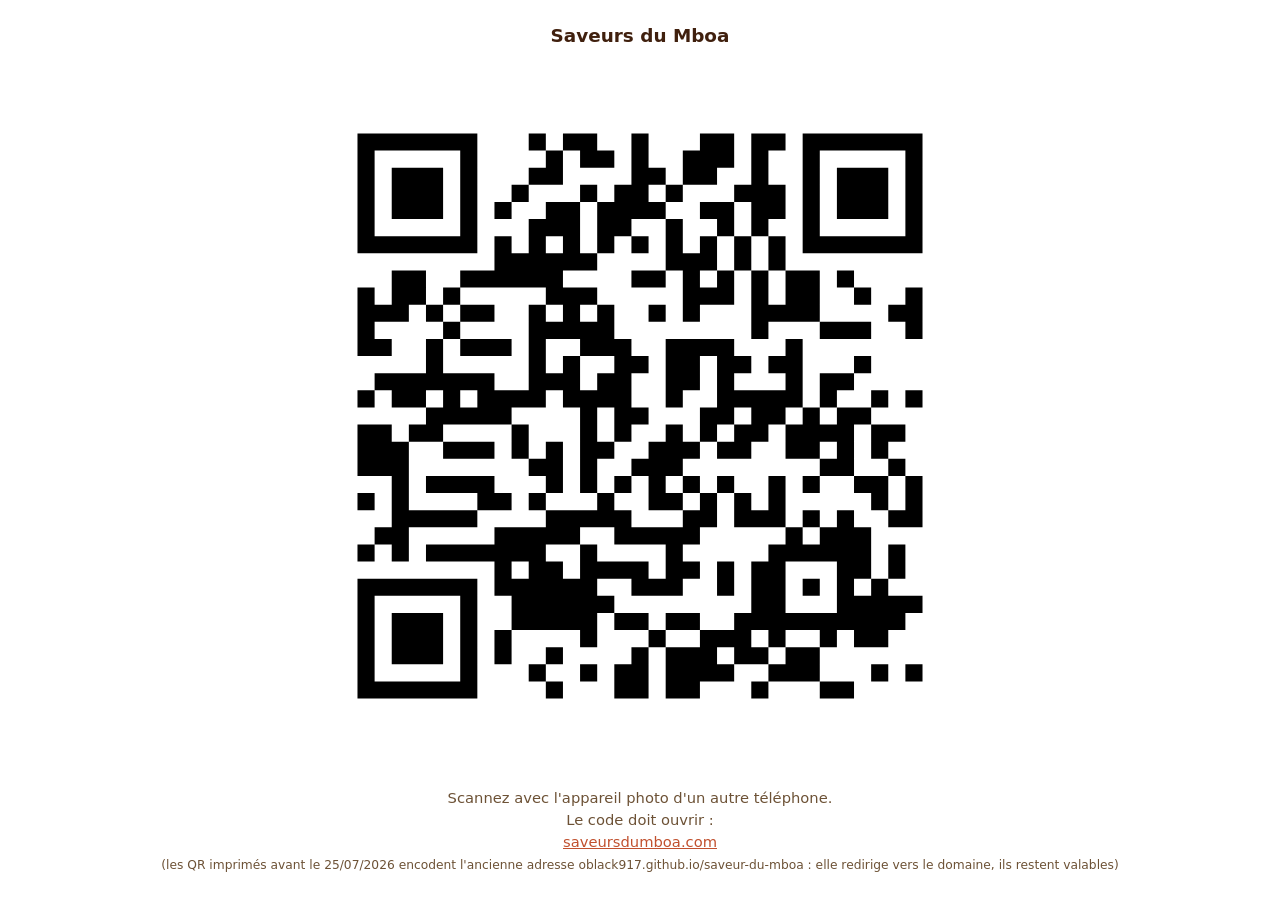
<file: qr/index.html>
<!doctype html>
<html lang="fr">
<head>
<meta charset="utf-8">
<meta name="viewport" content="width=device-width,initial-scale=1">
<meta name="robots" content="noindex">
<title>Saveurs du Mboa — QR code à scanner</title>
<style>
  *{box-sizing:border-box}
  body{margin:0;min-height:100vh;display:flex;flex-direction:column;align-items:center;
       justify-content:center;gap:1.2rem;background:#fff;color:#40200e;
       font-family:system-ui,-apple-system,"Segoe UI",Roboto,sans-serif;padding:1.5rem;text-align:center}
  h1{font-size:1.15rem;margin:0;font-weight:700}
  img{width:min(78vw,78vh);height:auto;display:block}
  p{margin:0;font-size:.92rem;color:#6d5236;line-height:1.5}
  a{color:#c1502e;word-break:break-all}
</style>
</head>
<body>
  <h1>Saveurs du Mboa</h1>
  <img src="qr-saveur-du-mboa-noir.svg" alt="QR code vers le site Saveurs du Mboa">
  <p>Scannez avec l'appareil photo d'un autre téléphone.<br>
     Le code doit ouvrir :<br>
     <a href="https://saveursdumboa.com/">saveursdumboa.com</a><br>
     <small>(les QR imprimés avant le 25/07/2026 encodent l'ancienne adresse
     oblack917.github.io/saveur-du-mboa : elle redirige vers le domaine, ils restent valables)</small></p>
</body>
</html>
</file>
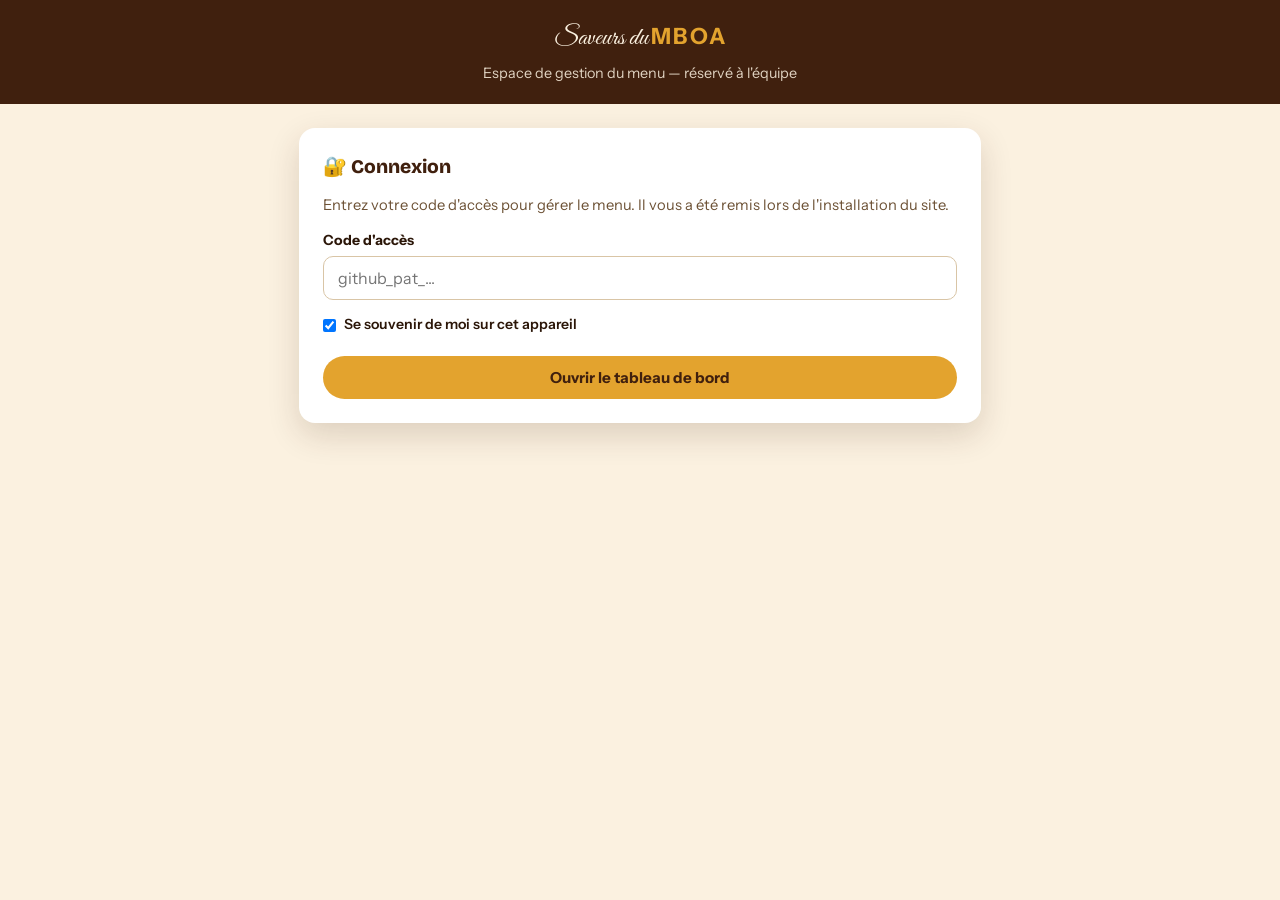
<file: admin.html>
<!DOCTYPE html>
<html lang="fr">
<head>
<meta charset="UTF-8">
<meta name="viewport" content="width=device-width, initial-scale=1.0">
<meta name="robots" content="noindex,nofollow">
<title>Administration — Saveurs du Mboa</title>
<link rel="icon" href="/favicon.ico" sizes="16x16 32x32 48x48">
<link rel="icon" href="/favicon-32.png" sizes="32x32" type="image/png">
<link rel="apple-touch-icon" href="/apple-touch-icon.png">
<meta name="theme-color" content="#40200E">
<link rel="stylesheet" href="fonts/fonts.css">
<style>
:root{
  --brun:#40200E; --brun-2:#5A2D14; --terracotta:#A8481C;
  --or:#E3A32E; --or-clair:#F2C25E; --creme:#FBF1E0; --encre:#2B1608; --blanc:#fff;
  --radius:16px; --shadow:0 12px 32px rgba(64,32,14,.16);
}
*{margin:0;padding:0;box-sizing:border-box}
body{font-family:'Instrument Sans',sans-serif;background:var(--creme);color:var(--encre);line-height:1.55;padding-bottom:6rem}
h1,h2,h3{font-family:'Bricolage Grotesque',sans-serif}
img{max-width:100%;display:block}
button{font-family:inherit;cursor:pointer}
input,textarea{font-family:inherit;font-size:1rem}
.entete{background:var(--brun);color:var(--creme);padding:1.2rem 1.5rem;text-align:center}
.entete .s{font-family:'Great Vibes',cursive;font-size:1.6rem}
.entete .m{font-weight:800;color:var(--or);letter-spacing:2px;font-size:1.4rem}
.entete p{font-size:.9rem;opacity:.85;margin-top:.2rem}
.conteneur{max-width:720px;margin:0 auto;padding:1.5rem 1.2rem}
.carte{background:var(--blanc);border-radius:var(--radius);box-shadow:var(--shadow);padding:1.5rem;margin-bottom:1.3rem}
.carte h2{font-size:1.2rem;margin-bottom:.8rem;color:var(--brun)}
.carte h2 .puce{color:var(--terracotta)}
label{display:block;font-weight:700;font-size:.88rem;margin:.8rem 0 .25rem}
input[type=text],input[type=number],input[type=password],textarea{
  width:100%;padding:.7rem .85rem;border:1.5px solid #d9c5a6;border-radius:10px;background:#fff;
}
textarea{resize:vertical;min-height:70px}
.photo-ligne{display:flex;gap:1rem;align-items:center;margin-top:.8rem}
.photo-apercu{width:110px;height:83px;border-radius:10px;object-fit:cover;border:3px solid var(--creme);box-shadow:var(--shadow);flex-shrink:0;background:#e8dcc6}
.btn{border:none;border-radius:999px;padding:.75rem 1.5rem;font-weight:700;font-size:.95rem}
.btn-or{background:var(--or);color:var(--brun)}
.btn-or:hover{background:var(--or-clair)}
.btn-brun{background:var(--brun);color:var(--or)}
.btn-photo{background:var(--terracotta);color:#fff;padding:.6rem 1.1rem}
.btn-publier{
  position:fixed;bottom:0;left:0;right:0;z-index:50;background:var(--brun);padding:1rem 1.2rem;
  display:flex;gap:1rem;align-items:center;justify-content:center;box-shadow:0 -8px 24px rgba(0,0,0,.2);
}
.btn-publier button{background:var(--or);color:var(--brun);font-size:1.05rem;padding:.9rem 2.4rem;border-radius:999px;border:none;font-weight:800}
.btn-publier button:disabled{opacity:.55;cursor:wait}
.statut{font-size:.9rem;color:var(--creme)}
.info{background:rgba(227,163,46,.15);border:1.5px solid rgba(227,163,46,.5);border-radius:12px;padding:.9rem 1.1rem;font-size:.92rem;margin-bottom:1.3rem}
.erreur{background:#fdecea;border:1.5px solid #e5533d;color:#8f2013;border-radius:12px;padding:.9rem 1.1rem;font-size:.92rem;margin-bottom:1.3rem;display:none}
.ok{background:#e8f6ec;border:1.5px solid #2e9e4f;color:#14522a}
.cache{display:none!important}
.grille-prix{display:grid;grid-template-columns:1fr 1fr;gap:1rem}
.modif{outline:3px solid var(--or);outline-offset:2px;border-radius:var(--radius)}
.pied-note{text-align:center;font-size:.82rem;color:#8a7355;margin-top:1rem}
</style>
</head>
<body>

<div class="entete">
  <div><span class="s">Saveurs du</span> <span class="m">MBOA</span></div>
  <p>Espace de gestion du menu — réservé à l'équipe</p>
</div>

<div class="conteneur">

  <!-- ===== ÉCRAN DE CONNEXION ===== -->
  <div id="ecran-connexion">
    <div class="carte">
      <h2>🔐 Connexion</h2>
      <p style="font-size:.92rem;color:#6d5236">Entrez votre code d'accès pour gérer le menu. Il vous a été remis lors de l'installation du site.</p>
      <label for="jeton">Code d'accès</label>
      <input type="password" id="jeton" placeholder="github_pat_...">
      <label style="display:flex;align-items:center;gap:.5rem;font-weight:600;margin-top:.9rem">
        <input type="checkbox" id="retenir" checked style="width:auto"> Se souvenir de moi sur cet appareil
      </label>
      <div class="erreur" id="err-connexion"></div>
      <button class="btn btn-or" style="margin-top:1rem;width:100%" onclick="connecter()">Ouvrir le tableau de bord</button>
    </div>
  </div>

  <!-- ===== TABLEAU DE BORD ===== -->
  <div id="ecran-admin" class="cache">
    <div class="info">👋 Modifiez ce que vous voulez ci-dessous, puis appuyez sur <strong>Publier les changements</strong> tout en bas. Le site se met à jour en 1 à 2 minutes.</div>
    <div class="erreur" id="err-admin"></div>
    <div id="zone-menu"></div>

    <div class="carte">
      <h2>⚙️ <span class="puce">Réglages</span> généraux</h2>
      <label>Numéro WhatsApp (format international sans +)</label>
      <input type="text" id="g-whatsapp">
      <label>IBAN pour l'acompte</label>
      <input type="text" id="g-iban">
      <label>Nom du titulaire du compte</label>
      <input type="text" id="g-titulaire">
      <label>Adresse e-mail de contact <span style="font-weight:400;color:#8a7355">(affichée dans les mentions légales — obligatoire pour vendre en ligne)</span></label>
      <input type="email" id="g-email" placeholder="ex : saveursdumboa237@gmail.com">
      <div class="grille-prix">
        <div><label>Acompte (%)</label><input type="number" id="g-acompte" min="0" max="100"></div>
        <div><label>Km gratuits</label><input type="number" id="g-km" min="0"></div>
      </div>
      <label>Prix par km au-delà (€)</label>
      <input type="number" id="g-frais" step="0.05" min="0">

      <div style="margin-top:1.2rem;padding-top:1rem;border-top:1.5px dashed #e4d3b6">
        <label>Horaires des commandes</label>
        <p style="font-size:.85rem;color:#8a7355;margin:.3rem 0 .8rem">En dehors de cette période, le site affiche « Commandes fermées » et annonce la réouverture.</p>
        <div class="grille-prix">
          <div>
            <label>Ouverture — jour</label>
            <select id="g-ouv-jour"></select>
          </div>
          <div>
            <label>Ouverture — heure</label>
            <input type="number" id="g-ouv-heure" min="0" max="23" step="1">
          </div>
        </div>
        <div class="grille-prix">
          <div>
            <label>Fermeture — jour</label>
            <select id="g-ferm-jour"></select>
          </div>
          <div>
            <label>Fermeture — heure</label>
            <input type="number" id="g-ferm-heure" min="0" max="23" step="1">
          </div>
        </div>
      </div>

      <div style="margin-top:1.2rem;padding-top:1rem;border-top:1.5px dashed #e4d3b6">
        <label>Dernière heure de livraison (plafond)</label>
        <input type="number" id="g-fin-max" min="1" max="23" step="1" style="max-width:8rem">
        <p style="font-size:.85rem;color:#8a7355;margin:.3rem 0 .8rem">Aucun créneau ne pourra se terminer après cette heure.</p>
        <label>Créneaux de livraison proposés au client</label>
        <div id="zone-creneaux"></div>
        <button class="btn" type="button" onclick="ajouterCreneau()" style="background:#eef7ee;color:#1c5b2b;margin-top:.6rem;font-size:.9rem;padding:.55rem 1.1rem">+ Ajouter un créneau</button>
      </div>

      <div style="margin-top:1.2rem;padding-top:1rem;border-top:1.5px dashed #e4d3b6">
        <label>Clé du formulaire d'avis (Web3Forms)</label>
        <input type="text" id="g-avis-key" placeholder="collez ici votre access key Web3Forms">
        <p style="font-size:.85rem;color:#8a7355;margin:.3rem 0 .8rem">Laissez vide pour garder le formulaire en mode démo.</p>
        <label>Avis publiés sur le site</label>
        <div id="zone-avis"></div>
        <button class="btn" type="button" onclick="ajouterAvis()" style="background:#eef7ee;color:#1c5b2b;margin-top:.6rem;font-size:.9rem;padding:.55rem 1.1rem">+ Ajouter un avis</button>
        <p style="font-size:.85rem;color:#8a7355;margin:.6rem 0 0">Recopiez l'avis reçu par e-mail : le nom, la note et le commentaire. Il apparaît sur le site après « Publier les changements ».</p>
      </div>
    </div>

    <p class="pied-note">Connecté · <a href="#" onclick="deconnecter();return false">se déconnecter de cet appareil</a></p>
  </div>
</div>

<div class="btn-publier cache" id="barre-publier">
  <button id="btn-pub" onclick="publier()">📤 Publier les changements</button>
  <span class="statut" id="statut"></span>
</div>

<script>
/* ================== CONFIGURATION TECHNIQUE ================== */
const OWNER = "oblack917";          // Compte GitHub
const REPO  = "saveur-du-mboa";     // Nom du dépôt
const BRANCH = "main";
/* ============================================================= */

let jeton = null;
let etat = null;        // { config: {...}, MENU: [...] }
let photosModifiees = {}; // id -> dataURL jpeg
let photosWebp = {};      // id -> { grande, petite } dataURL webp (si le navigateur sait les produire)
const API = `https://api.github.com/repos/${OWNER}/${REPO}/contents/`;

function entetes(){
  return { "Authorization": "Bearer " + jeton, "Accept": "application/vnd.github+json" };
}

async function apiGet(chemin){
  const r = await fetch(API + chemin + "?ref=" + BRANCH, { headers: entetes() });
  if(!r.ok) throw new Error("GET " + chemin + " : " + r.status);
  return r.json();
}

async function apiPut(chemin, contenuB64, sha, message){
  const corps = { message, content: contenuB64, branch: BRANCH };
  if(sha) corps.sha = sha;
  const r = await fetch(API + chemin, { method:"PUT", headers: entetes(), body: JSON.stringify(corps) });
  if(!r.ok){
    const d = await r.json().catch(() => ({}));
    throw new Error("Échec d'envoi de " + chemin + " (" + r.status + ") " + (d.message || ""));
  }
  return r.json();
}

/* ================== CONNEXION ================== */
window.addEventListener("load", () => {
  const sauve = localStorage.getItem("mboa_jeton");
  if(sauve){ document.getElementById("jeton").value = sauve; connecter(); }
});

async function connecter(){
  const champ = document.getElementById("jeton").value.trim();
  const err = document.getElementById("err-connexion");
  err.style.display = "none";
  if(!champ){ err.textContent = "Entrez votre code d'accès."; err.style.display = "block"; return; }
  jeton = champ;
  try{
    await chargerConfig();
  }catch(e){
    jeton = null;
    err.textContent = "Connexion impossible : code d'accès invalide ou expiré. " + e.message;
    err.style.display = "block";
    return;
  }
  if(document.getElementById("retenir").checked) localStorage.setItem("mboa_jeton", champ);
  document.getElementById("ecran-connexion").classList.add("cache");
  document.getElementById("ecran-admin").classList.remove("cache");
  document.getElementById("barre-publier").classList.remove("cache");
}

function deconnecter(){
  localStorage.removeItem("mboa_jeton");
  location.reload();
}

/* ================== CHARGEMENT ================== */
async function chargerConfig(){
  const f = await apiGet("config.js");
  const texte = decodeURIComponent(escape(atob(f.content.replace(/\n/g,""))));
  const lire = new Function(texte + `
    ; return { NUMERO_WHATSAPP, IBAN,
        TITULAIRE: (typeof TITULAIRE !== "undefined" ? TITULAIRE : ""),
        EMAIL_CONTACT: (typeof EMAIL_CONTACT !== "undefined" ? EMAIL_CONTACT : ""),
        ACOMPTE_POURCENT, FRAIS_KM, KM_GRATUITS, MENU,
        FACTEUR_ROUTE: (typeof FACTEUR_ROUTE !== "undefined" ? FACTEUR_ROUTE : null),
        ZONES: (typeof ZONES !== "undefined" ? ZONES : null),
        LIVRAISON_FIN_MAX: (typeof LIVRAISON_FIN_MAX !== "undefined" ? LIVRAISON_FIN_MAX : null),
        OUVERTURE_JOUR: (typeof OUVERTURE_JOUR !== "undefined" ? OUVERTURE_JOUR : null),
        OUVERTURE_HEURE: (typeof OUVERTURE_HEURE !== "undefined" ? OUVERTURE_HEURE : null),
        FERMETURE_JOUR: (typeof FERMETURE_JOUR !== "undefined" ? FERMETURE_JOUR : null),
        FERMETURE_HEURE: (typeof FERMETURE_HEURE !== "undefined" ? FERMETURE_HEURE : null),
        CRENEAUX_LIVRAISON: (typeof CRENEAUX_LIVRAISON !== "undefined" ? CRENEAUX_LIVRAISON : null),
        AVIS_FORM_KEY: (typeof AVIS_FORM_KEY !== "undefined" ? AVIS_FORM_KEY : ""),
        AVIS: (typeof AVIS !== "undefined" ? AVIS : []) };`);
  etat = lire();
  etat._shaConfig = f.sha;
  afficher();
}

const PHOTO_VIDE = "data:image/svg+xml;base64," + btoa('<svg xmlns="http://www.w3.org/2000/svg" width="220" height="166"><rect width="100%" height="100%" fill="#e8dcc6"/><text x="50%" y="52%" text-anchor="middle" font-family="sans-serif" font-size="14" fill="#8a7355">Photo à ajouter</text></svg>');

function afficher(){
  document.getElementById("g-whatsapp").value = etat.NUMERO_WHATSAPP;
  document.getElementById("g-iban").value = etat.IBAN;
  document.getElementById("g-titulaire").value = etat.TITULAIRE || "";
  document.getElementById("g-email").value = etat.EMAIL_CONTACT || "";
  document.getElementById("g-acompte").value = etat.ACOMPTE_POURCENT;
  document.getElementById("g-km").value = etat.KM_GRATUITS;
  document.getElementById("g-frais").value = etat.FRAIS_KM;
  document.getElementById("g-fin-max").value = (typeof etat.LIVRAISON_FIN_MAX === "number" ? etat.LIVRAISON_FIN_MAX : 18);
  afficherHoraires();
  afficherCreneaux();
  document.getElementById("g-avis-key").value = etat.AVIS_FORM_KEY || "";
  afficherAvis();
  afficherMenu();
}

/* ===== Créneaux de livraison ===== */
function creneauxCourants(){
  return (Array.isArray(etat.CRENEAUX_LIVRAISON) && etat.CRENEAUX_LIVRAISON.length)
    ? etat.CRENEAUX_LIVRAISON : [{debut:10, fin:13}, {debut:14, fin:18}];
}
/* ===== Horaires des commandes ===== */
const NOMS_JOURS = ["dimanche","lundi","mardi","mercredi","jeudi","vendredi","samedi"];
const HORAIRES_DEFAUT = { OUVERTURE_JOUR:0, OUVERTURE_HEURE:18, FERMETURE_JOUR:5, FERMETURE_HEURE:12 };

function horaireValide(v, cle){
  const max = cle.endsWith("JOUR") ? 6 : 23;
  return Number.isInteger(v) && v >= 0 && v <= max ? v : HORAIRES_DEFAUT[cle];
}
function afficherHoraires(){
  [["g-ouv-jour","OUVERTURE_JOUR"], ["g-ferm-jour","FERMETURE_JOUR"]].forEach(([id, cle]) => {
    const sel = document.getElementById(id);
    sel.innerHTML = NOMS_JOURS.map((n, i) => `<option value="${i}">${n}</option>`).join("");
    sel.value = horaireValide(etat[cle], cle);
  });
  document.getElementById("g-ouv-heure").value  = horaireValide(etat.OUVERTURE_HEURE,  "OUVERTURE_HEURE");
  document.getElementById("g-ferm-heure").value = horaireValide(etat.FERMETURE_HEURE, "FERMETURE_HEURE");
}
function afficherCreneaux(){
  const zone = document.getElementById("zone-creneaux");
  zone.innerHTML = creneauxCourants().map((c, i) => `
    <div class="creneau-ligne" style="display:flex;align-items:center;gap:.4rem;margin:.45rem 0">
      <input type="number" id="cr-debut-${i}" value="${c.debut}" min="0" max="23" step="1" style="width:4.8rem">
      <span style="color:#8a7355">h&nbsp;→</span>
      <input type="number" id="cr-fin-${i}" value="${c.fin}" min="1" max="23" step="1" style="width:4.8rem">
      <span style="color:#8a7355">h</span>
      <button class="btn" type="button" onclick="supprimerCreneau(${i})" title="Supprimer ce créneau" style="margin-left:auto;background:#fdecea;color:#8f2013;padding:.4rem .7rem;font-size:.85rem">✕</button>
    </div>`).join("");
}
function lireCreneaux(){
  const arr = [];
  document.querySelectorAll("#zone-creneaux .creneau-ligne").forEach((_, i) => {
    const d = parseInt(document.getElementById("cr-debut-" + i).value, 10);
    const f = parseInt(document.getElementById("cr-fin-" + i).value, 10);
    if(!isNaN(d) && !isNaN(f)) arr.push({ debut:d, fin:f });
  });
  return arr;
}
function ajouterCreneau(){
  etat.CRENEAUX_LIVRAISON = lireCreneaux();
  etat.CRENEAUX_LIVRAISON.push({ debut:14, fin:18 });
  afficherCreneaux();
}
function supprimerCreneau(i){
  etat.CRENEAUX_LIVRAISON = lireCreneaux();
  etat.CRENEAUX_LIVRAISON.splice(i, 1);
  afficherCreneaux();
}

/* ===== Avis clients ===== */
function avisCourants(){ return Array.isArray(etat.AVIS) ? etat.AVIS : []; }
function afficherAvis(){
  const zone = document.getElementById("zone-avis");
  const av = avisCourants();
  zone.innerHTML = av.length === 0
    ? '<p style="font-size:.9rem;color:#8a7355;padding:.4rem 0">Aucun avis publié pour le moment.</p>'
    : av.map((a, i) => `
      <div class="avis-ligne" style="border-bottom:1.5px dashed #e4d3b6;padding:.8rem 0">
        <div style="display:flex;gap:.5rem;align-items:center;flex-wrap:wrap">
          <input type="text" id="av-nom-${i}" value="${(a.nom||'').replace(/"/g,'&quot;')}" placeholder="Nom" style="flex:1;min-width:8rem">
          <select id="av-note-${i}">${[1,2,3,4,5].map(n=>`<option value="${n}" ${a.note===n?'selected':''}>${n} ★</option>`).join('')}</select>
          <input type="text" id="av-date-${i}" value="${a.date||''}" placeholder="AAAA-MM" style="width:6.5rem">
          <button class="btn" type="button" onclick="supprimerAvis(${i})" title="Supprimer cet avis" style="background:#fdecea;color:#8f2013;padding:.4rem .7rem;font-size:.85rem">✕</button>
        </div>
        <textarea id="av-texte-${i}" placeholder="Commentaire" style="margin-top:.4rem">${(a.texte||'').replace(/</g,'&lt;')}</textarea>
      </div>`).join("");
}
function lireAvis(){
  const arr = [];
  document.querySelectorAll("#zone-avis .avis-ligne").forEach((_, i) => {
    const nom = document.getElementById("av-nom-"+i).value.trim();
    const note = parseInt(document.getElementById("av-note-"+i).value, 10);
    const date = document.getElementById("av-date-"+i).value.trim();
    const texte = document.getElementById("av-texte-"+i).value.trim();
    arr.push({ nom, note, texte, date });
  });
  return arr;
}
function ajouterAvis(){
  etat.AVIS = lireAvis();
  const d = new Date();
  const mois = String(d.getMonth()+1).padStart(2,'0');
  etat.AVIS.unshift({ nom:"", note:5, texte:"", date:`${d.getFullYear()}-${mois}` });
  afficherAvis();
}
function supprimerAvis(i){
  etat.AVIS = lireAvis();
  etat.AVIS.splice(i, 1);
  afficherAvis();
}
function afficherMenu(){
  const zone = document.getElementById("zone-menu");
  const bloc = (titre, cat, items, libelleAjout) => `
    <div class="carte">
      <h2>🍽️ <span class="puce">${titre}</span></h2>
      ${items.length === 0 ? '<p style="font-size:.9rem;color:#8a7355;padding:.5rem 0">Aucun élément pour le moment.</p>' : ''}
      ${items.map(p => `
        <div style="border-bottom:1.5px dashed #e4d3b6;padding:1rem 0" id="item-${p.id}" class="${photosModifiees[p.id] || p._nouveau ? 'modif' : ''}">
          <div class="photo-ligne">
            <img class="photo-apercu" id="photo-${p.id}" src="${photosModifiees[p.id] || (p._nouveau ? PHOTO_VIDE : p.photo)}" alt="">
            <div>
              <button class="btn btn-photo" onclick="document.getElementById('fichier-${p.id}').click()">📷 ${p._nouveau ? 'Ajouter la photo' : 'Changer la photo'}</button>
              <input type="file" id="fichier-${p.id}" accept="image/*" style="display:none" onchange="changerPhoto('${p.id}', this)">
              <p style="font-size:.78rem;color:#8a7355;margin-top:.4rem">Depuis la galerie ou l'appareil photo</p>
            </div>
          </div>
          <label>Nom du plat</label>
          <input type="text" id="nom-${p.id}" value="${p.nom.replace(/"/g,'&quot;')}" placeholder="Ex : Poulet DG">
          <label>Description</label>
          <textarea id="desc-${p.id}" placeholder="Décrivez le plat en une ou deux phrases">${p.desc}</textarea>
          <label>Prix (€)</label>
          <input type="number" id="prix-${p.id}" step="0.50" min="0" value="${p.prix}">
          <label>Allergènes <span style="font-weight:400;color:#8a7355">(séparés par des virgules — ex : Arachides, Poisson)</span></label>
          <input type="text" id="allerg-${p.id}" value="${aucunAllerg(p) ? '' : (p.allergenes || '').replace(/"/g,'&quot;')}"
                 placeholder="Ex : Arachides, Crustacés" ${aucunAllerg(p) ? 'disabled' : ''}
                 oninput="majAvertAllerg('${p.id}')">
          <label style="display:flex;align-items:center;gap:.5rem;font-weight:400;margin-top:.5rem;cursor:pointer">
            <input type="checkbox" id="aucun-${p.id}" ${aucunAllerg(p) ? 'checked' : ''}
                   onchange="basculerAucunAllerg('${p.id}')" style="width:1.15rem;height:1.15rem;flex:none">
            <span>Ce plat ne contient <strong>aucun allergène</strong> (je l'ai vérifié)</span>
          </label>
          <p id="avert-${p.id}" style="display:${p.allergenes && p.allergenes.trim() ? 'none' : 'block'};
             font-size:.82rem;background:#fdf0e6;border:1px solid #f0c9a8;color:#8a4b1c;
             border-radius:8px;padding:.5rem .7rem;margin:.5rem 0 0">
            ⚠️ Tant que ce champ est vide et que la case n'est pas cochée, le site affichera
            « <strong>allergènes non renseignés</strong> » aux clients. C'est voulu : on ne
            promet jamais à un client allergique une information que personne n'a vérifiée.
          </p>
          <button class="btn" style="background:#fdecea;color:#8f2013;margin-top:.8rem;font-size:.85rem;padding:.5rem 1rem" onclick="supprimerItem('${p.id}')">🗑 Supprimer ${p.nom ? '« ' + p.nom.replace(/"/g,'&quot;') + ' »' : 'ce plat'}</button>
        </div>`).join("")}
      <button class="btn btn-brun" style="margin-top:1rem;width:100%" onclick="ajouterItem('${cat}')">➕ ${libelleAjout}</button>
    </div>`;
  zone.innerHTML =
    bloc("Les plats de la semaine", "plat", etat.MENU.filter(p => p.cat === "plat"), "Ajouter un plat") +
    bloc("Les accompagnements", "accomp", etat.MENU.filter(p => p.cat === "accomp"), "Ajouter un accompagnement");
}

/* Récupère les valeurs tapées dans le formulaire avant tout ré-affichage */
function lireFormulaire(){
  etat.LIVRAISON_FIN_MAX = parseInt(document.getElementById("g-fin-max").value, 10) || 18;
  etat.CRENEAUX_LIVRAISON = lireCreneaux();
  etat.AVIS_FORM_KEY = document.getElementById("g-avis-key").value.trim();
  etat.AVIS = lireAvis();
  etat.MENU.forEach(p => {
    const nom = document.getElementById("nom-" + p.id);
    if(!nom) return;
    p.nom  = nom.value;
    p.desc = document.getElementById("desc-" + p.id).value;
    p.prix = parseFloat(document.getElementById("prix-" + p.id).value) || 0;
    const al  = document.getElementById("allerg-" + p.id);
    const box = document.getElementById("aucun-" + p.id);
    if(box && box.checked)      p.allergenes = "aucun";   // absence VÉRIFIÉE
    else if(al)                 p.allergenes = al.value.trim();
    else                        p.allergenes = p.allergenes || "";
  });
}

/* ===== Allergènes : trois états, jamais deux =====
   ""       -> pas encore renseigné  (le site le dit clairement au client)
   "aucun"  -> absence VÉRIFIÉE par la cuisine
   "texte"  -> liste des allergènes
   Confondre le 1er et le 2e reviendrait à rassurer un client allergique sur la
   foi d'un champ que personne n'a rempli. */
function aucunAllerg(p){
  return (p.allergenes || '').trim().toLowerCase() === 'aucun';
}
function basculerAucunAllerg(id){
  const box = document.getElementById("aucun-" + id);
  const al  = document.getElementById("allerg-" + id);
  if(!box || !al) return;
  al.disabled = box.checked;
  if(box.checked) al.value = '';
  majAvertAllerg(id);
}
function majAvertAllerg(id){
  const box = document.getElementById("aucun-" + id);
  const al  = document.getElementById("allerg-" + id);
  const av  = document.getElementById("avert-" + id);
  if(!av) return;
  const renseigne = (box && box.checked) || (al && al.value.trim());
  av.style.display = renseigne ? 'none' : 'block';
}

function ajouterItem(cat){
  lireFormulaire();
  const id = "p" + Date.now();
  etat.MENU.push({ id, cat, nom:"", desc:"", prix: cat === "plat" ? 15.00 : 5.00,
                   photo:"photos/" + id + ".jpg", allergenes:"", _nouveau:true });
  afficherMenu();
  document.getElementById("item-" + id).scrollIntoView({behavior:"smooth", block:"center"});
}

function supprimerItem(id){
  const p = etat.MENU.find(m => m.id === id);
  if(!confirm("Supprimer « " + (document.getElementById("nom-"+id)?.value || p.nom || "ce plat") + " » du menu ?")) return;
  lireFormulaire();
  etat.MENU = etat.MENU.filter(m => m.id !== id);
  delete photosModifiees[id];
  delete photosWebp[id];
  afficherMenu();
}

/* ================== PHOTOS ================== */
function changerPhoto(id, input){
  const fichier = input.files[0];
  if(!fichier) return;
  const lecteur = new FileReader();
  lecteur.onload = e => {
    const img = new Image();
    img.onload = () => {
      // Redimensionne à 900px max et compresse en JPEG
      const MAX = 900;
      const echelle = Math.min(1, MAX / img.width);
      const c = document.createElement("canvas");
      c.width = Math.round(img.width * echelle);
      c.height = Math.round(img.height * echelle);
      c.getContext("2d").drawImage(img, 0, 0, c.width, c.height);
      const dataUrl = c.toDataURL("image/jpeg", 0.8);
      photosModifiees[id] = dataUrl;
      // Versions WebP (plus légères) si le navigateur sait les produire :
      // 900 px et 480 px, servies au téléphone selon la taille de l'écran.
      const grande = c.toDataURL("image/webp", 0.78);
      if(grande.startsWith("data:image/webp")){
        const pc = document.createElement("canvas");
        const e2 = Math.min(1, 480 / c.width);
        pc.width = Math.round(c.width * e2);
        pc.height = Math.round(c.height * e2);
        pc.getContext("2d").drawImage(c, 0, 0, pc.width, pc.height);
        photosWebp[id] = { grande, petite: pc.toDataURL("image/webp", 0.76) };
      } else {
        delete photosWebp[id];
      }
      document.getElementById("photo-" + id).src = dataUrl;
      document.getElementById("item-" + id).classList.add("modif");
    };
    img.src = e.target.result;
  };
  lecteur.readAsDataURL(fichier);
}

/* ================== PUBLICATION ================== */
function texteConfig(){
  const s = v => '"' + String(v).replace(/\\/g,"\\\\").replace(/"/g,'\\"') + '"';
  // Horaires : lus dans le formulaire, avec repli sur les valeurs par défaut
  // si le champ est vide ou hors bornes (0-6 pour un jour, 0-23 pour une heure).
  const hor = (id, defaut, max) => {
    const v = parseInt(document.getElementById(id).value, 10);
    return Number.isInteger(v) && v >= 0 && v <= max ? v : defaut;
  };
  const lignes = etat.MENU.map(p =>
    `  { id:${s(p.id)}, cat:${s(p.cat)}, nom:${s(p.nom.trim())}, prix:${p.prix.toFixed(2)}, photo:${s(p.photo)},${p.webp ? ' webp:true,' : ''}\n    desc:${s(p.desc.trim())}, allergenes:${s((p.allergenes || '').trim())} }`
  ).join(",\n\n");
  // Les zones de livraison ne s'éditent pas ici : on les recopie telles quelles
  // pour qu'une publication du menu ne les efface jamais.
  const facteur = (typeof etat.FACTEUR_ROUTE === "number" && etat.FACTEUR_ROUTE > 0) ? etat.FACTEUR_ROUTE : 1.3;
  const zones = Array.isArray(etat.ZONES) && etat.ZONES.length ? etat.ZONES : [
    { id:"luxembourg", nom:"Province de Luxembourg", cuisine:"Caroline",
      adresse:"Martelwée 33, 6637 Fauvillers", lat:49.8626398, lon:5.7267954 },
    { id:"liege", nom:"Province de Liège", cuisine:"Viviane",
      adresse:"Chaussée Roosevelt 128, 4420 Saint-Nicolas", lat:50.6456901, lon:5.5230284 }
  ];
  const lignesZones = zones.map(z =>
    `  { id:${s(z.id)}, nom:${s(z.nom)}, cuisine:${s(z.cuisine)},\n    adresse:${s(z.adresse)}, lat:${Number(z.lat)}, lon:${Number(z.lon)} }`
  ).join(",\n");
  const finMax = (typeof etat.LIVRAISON_FIN_MAX === "number" && etat.LIVRAISON_FIN_MAX > 0) ? etat.LIVRAISON_FIN_MAX : 18;
  const creneaux = (Array.isArray(etat.CRENEAUX_LIVRAISON) && etat.CRENEAUX_LIVRAISON.length)
    ? etat.CRENEAUX_LIVRAISON : [{debut:10, fin:13}, {debut:14, fin:18}];
  const lignesCreneaux = creneaux.map(c => `  { debut:${Number(c.debut)}, fin:${Number(c.fin)} }`).join(",\n");
  const avisKey = etat.AVIS_FORM_KEY || "";
  const avisArr = (Array.isArray(etat.AVIS) ? etat.AVIS : []).filter(a => a.nom && a.texte);
  const lignesAvis = avisArr.map(a =>
    `  { nom:${s(a.nom)}, note:${Number(a.note)||5}, texte:${s(a.texte)}, date:${s(a.date||"")} }`
  ).join(",\n");
  return `/* Fichier généré par la page d'administration — ${new Date().toLocaleString("fr-BE")} */
const CONFIG_VERSION = ${Date.now()};
const NUMERO_WHATSAPP = ${s(document.getElementById("g-whatsapp").value.trim())};
const IBAN = ${s(document.getElementById("g-iban").value.trim())};
const TITULAIRE = ${s(document.getElementById("g-titulaire").value.trim())};
const EMAIL_CONTACT = ${s(document.getElementById("g-email").value.trim())};
const ACOMPTE_POURCENT = ${parseFloat(document.getElementById("g-acompte").value) || 0};
const FRAIS_KM = ${parseFloat(document.getElementById("g-frais").value) || 0};
const KM_GRATUITS = ${parseFloat(document.getElementById("g-km").value) || 0};

/* Horaires des commandes — réglés depuis la page d'administration.
   Les commandes ouvrent le OUVERTURE_JOUR à OUVERTURE_HEURE et ferment le
   FERMETURE_JOUR à FERMETURE_HEURE. Jours : 0 = dimanche, 1 = lundi … 6 = samedi. */
const OUVERTURE_JOUR = ${hor("g-ouv-jour", 0, 6)};
const OUVERTURE_HEURE = ${hor("g-ouv-heure", 18, 23)};
const FERMETURE_JOUR = ${hor("g-ferm-jour", 5, 6)};
const FERMETURE_HEURE = ${hor("g-ferm-heure", 12, 23)};

/* Créneaux de livraison — réglés depuis la page d'administration.
   Aucun créneau ne peut se terminer après LIVRAISON_FIN_MAX (la dernière heure de livraison). */
const LIVRAISON_FIN_MAX = ${finMax};
const CRENEAUX_LIVRAISON = [
${lignesCreneaux}
];

/* Avis clients — gérés depuis la page d'administration.
   AVIS_FORM_KEY = clé Web3Forms du formulaire d'avis (vide = formulaire en mode démo).
   AVIS = avis validés affichés sur le site : { nom, note (1-5), texte, date "AAAA-MM" }. */
const AVIS_FORM_KEY = ${s(avisKey)};
const AVIS = [
${lignesAvis}
];

/* Zones de livraison — réglées une fois dans le code (préservées à chaque publication). */
const FACTEUR_ROUTE = ${facteur};

const ZONES = [
${lignesZones}
];

const MENU = [
${lignes}
];
`;
}

/* « Ndolé royal » -> "photos/ndole-royal.jpg". Si un autre plat utilise déjà ce
   nom de fichier, on ajoute l'identifiant pour ne jamais écraser sa photo. */
function cheminPhoto(p){
  const slug = (p.nom || "plat").normalize("NFD").replace(/[̀-ͯ]/g, "")
    .toLowerCase().replace(/[^a-z0-9]+/g, "-").replace(/^-+|-+$/g, "") || "plat";
  let chemin = "photos/" + slug + ".jpg";
  if(etat.MENU.some(m => m.id !== p.id && m.photo === chemin)) chemin = "photos/" + slug + "-" + p.id + ".jpg";
  return chemin;
}

async function envoyerFichier(chemin, dataUrl, message){
  let sha = null;
  try{ sha = (await apiGet(chemin)).sha; }catch(e){}
  await apiPut(chemin, dataUrl.split(",")[1], sha, message);
}

async function publier(){
  const btn = document.getElementById("btn-pub");
  const statut = document.getElementById("statut");
  const err = document.getElementById("err-admin");
  err.style.display = "none";
  btn.disabled = true;
  lireFormulaire();

  // Vérifications avant envoi — créneaux de livraison
  const finMax = etat.LIVRAISON_FIN_MAX || 18;
  const creneaux = etat.CRENEAUX_LIVRAISON || [];
  if(creneaux.length === 0){
    err.className = "erreur";
    err.textContent = "❌ Ajoutez au moins un créneau de livraison avant de publier.";
    err.style.display = "block"; btn.disabled = false;
    document.getElementById("zone-creneaux").scrollIntoView({behavior:"smooth", block:"center"});
    return;
  }
  const creneauInvalide = creneaux.find(c => !(c.debut < c.fin));
  const creneauTropTard = creneaux.find(c => c.fin > finMax);
  if(creneauInvalide || creneauTropTard){
    err.className = "erreur";
    err.textContent = creneauInvalide
      ? "❌ Un créneau est incohérent : l'heure de fin doit être après l'heure de début."
      : "❌ Un créneau (" + creneauTropTard.debut + "h–" + creneauTropTard.fin + "h) dépasse la dernière heure de livraison (" + finMax + "h). Corrigez-le avant de publier.";
    err.style.display = "block"; btn.disabled = false;
    document.getElementById("zone-creneaux").scrollIntoView({behavior:"smooth", block:"center"});
    return;
  }

  // Vérifications avant envoi — avis clients
  const avisMauvais = (etat.AVIS || []).find(a => a.nom && a.texte && (!(a.note>=1 && a.note<=5) || (a.date && !/^\d{4}-\d{2}$/.test(a.date))));
  if(avisMauvais){
    err.className = "erreur";
    err.textContent = "❌ Un avis a une note ou une date invalide (note 1–5, date au format AAAA-MM).";
    err.style.display = "block"; btn.disabled = false;
    document.getElementById("zone-avis").scrollIntoView({behavior:"smooth", block:"center"});
    return;
  }

  // Vérifications avant envoi
  const sansPhoto = etat.MENU.find(p => p._nouveau && !photosModifiees[p.id]);
  const sansNom = etat.MENU.find(p => !p.nom.trim());
  if(sansPhoto || sansNom){
    err.className = "erreur";
    err.textContent = sansPhoto
      ? "❌ Ajoutez une photo pour « " + (sansPhoto.nom || "le nouveau plat") + " » avant de publier."
      : "❌ Un plat n'a pas de nom — remplissez-le ou supprimez-le avant de publier.";
    err.style.display = "block";
    btn.disabled = false;
    document.getElementById("item-" + (sansPhoto || sansNom).id).scrollIntoView({behavior:"smooth", block:"center"});
    return;
  }

  try{
    // 1. Photos modifiées
    const ids = Object.keys(photosModifiees);
    for(let i = 0; i < ids.length; i++){
      const id = ids[i];
      statut.textContent = `Envoi de la photo ${i+1}/${ids.length}…`;
      const p = etat.MENU.find(m => m.id === id);
      // Le fichier porte le nom du plat (ex. photos/ndole-royal.jpg) : plus lisible
      // dans le dépôt, et un nom parlant aide le référencement des images.
      p.photo = cheminPhoto(p);
      await envoyerFichier(p.photo, photosModifiees[id], "Mise à jour photo " + p.nom);
      const w = photosWebp[id];
      if(w){
        const base = p.photo.replace(/\.jpg$/, "");
        await envoyerFichier(base + ".webp", w.grande, "Photo WebP " + p.nom);
        await envoyerFichier(base + "-480.webp", w.petite, "Photo WebP (mobile) " + p.nom);
      }
      p.webp = !!w;
    }
    // 2. config.js
    statut.textContent = "Enregistrement du menu…";
    const contenu = btoa(unescape(encodeURIComponent(texteConfig())));
    const res = await apiPut("config.js", contenu, etat._shaConfig, "Mise à jour du menu de la semaine");
    etat._shaConfig = res.content.sha;
    photosModifiees = {};
    photosWebp = {};
    etat.MENU.forEach(p => delete p._nouveau);
    afficherMenu();
    statut.textContent = "";
    err.className = "erreur ok";
    err.textContent = "✅ Publié ! Le site se met à jour dans 1 à 2 minutes.";
    err.style.display = "block";
    window.scrollTo({top:0, behavior:"smooth"});
  }catch(e){
    err.className = "erreur";
    err.textContent = "❌ Une erreur est survenue : " + e.message + " — Réessayez, ou contactez Yann.";
    err.style.display = "block";
    statut.textContent = "";
  }
  btn.disabled = false;
}
</script>
</body>
</html>
</file>
<file: fonts/fonts.css>
/* vietnamese */
@font-face {
  font-family: 'Bricolage Grotesque';
  font-style: normal;
  font-weight: 600;
  font-stretch: 100%;
  font-display: swap;
  src: url(bricolage-grotesque-600-1.woff2) format('woff2');
  unicode-range: U+0102-0103, U+0110-0111, U+0128-0129, U+0168-0169, U+01A0-01A1, U+01AF-01B0, U+0300-0301, U+0303-0304, U+0308-0309, U+0323, U+0329, U+1EA0-1EF9, U+20AB;
}
/* latin-ext */
@font-face {
  font-family: 'Bricolage Grotesque';
  font-style: normal;
  font-weight: 600;
  font-stretch: 100%;
  font-display: swap;
  src: url(bricolage-grotesque-600-2.woff2) format('woff2');
  unicode-range: U+0100-02BA, U+02BD-02C5, U+02C7-02CC, U+02CE-02D7, U+02DD-02FF, U+0304, U+0308, U+0329, U+1D00-1DBF, U+1E00-1E9F, U+1EF2-1EFF, U+2020, U+20A0-20AB, U+20AD-20C0, U+2113, U+2C60-2C7F, U+A720-A7FF;
}
/* latin */
@font-face {
  font-family: 'Bricolage Grotesque';
  font-style: normal;
  font-weight: 600;
  font-stretch: 100%;
  font-display: swap;
  src: url(bricolage-grotesque-600-3.woff2) format('woff2');
  unicode-range: U+0000-00FF, U+0131, U+0152-0153, U+02BB-02BC, U+02C6, U+02DA, U+02DC, U+0304, U+0308, U+0329, U+2000-206F, U+20AC, U+2122, U+2191, U+2193, U+2212, U+2215, U+FEFF, U+FFFD;
}
/* vietnamese */
@font-face {
  font-family: 'Bricolage Grotesque';
  font-style: normal;
  font-weight: 800;
  font-stretch: 100%;
  font-display: swap;
  src: url(bricolage-grotesque-600-1.woff2) format('woff2');
  unicode-range: U+0102-0103, U+0110-0111, U+0128-0129, U+0168-0169, U+01A0-01A1, U+01AF-01B0, U+0300-0301, U+0303-0304, U+0308-0309, U+0323, U+0329, U+1EA0-1EF9, U+20AB;
}
/* latin-ext */
@font-face {
  font-family: 'Bricolage Grotesque';
  font-style: normal;
  font-weight: 800;
  font-stretch: 100%;
  font-display: swap;
  src: url(bricolage-grotesque-600-2.woff2) format('woff2');
  unicode-range: U+0100-02BA, U+02BD-02C5, U+02C7-02CC, U+02CE-02D7, U+02DD-02FF, U+0304, U+0308, U+0329, U+1D00-1DBF, U+1E00-1E9F, U+1EF2-1EFF, U+2020, U+20A0-20AB, U+20AD-20C0, U+2113, U+2C60-2C7F, U+A720-A7FF;
}
/* latin */
@font-face {
  font-family: 'Bricolage Grotesque';
  font-style: normal;
  font-weight: 800;
  font-stretch: 100%;
  font-display: swap;
  src: url(bricolage-grotesque-600-3.woff2) format('woff2');
  unicode-range: U+0000-00FF, U+0131, U+0152-0153, U+02BB-02BC, U+02C6, U+02DA, U+02DC, U+0304, U+0308, U+0329, U+2000-206F, U+20AC, U+2122, U+2191, U+2193, U+2212, U+2215, U+FEFF, U+FFFD;
}
/* cyrillic-ext */
@font-face {
  font-family: 'Great Vibes';
  font-style: normal;
  font-weight: 400;
  font-display: swap;
  src: url(great-vibes-400-1.woff2) format('woff2');
  unicode-range: U+0460-052F, U+1C80-1C8A, U+20B4, U+2DE0-2DFF, U+A640-A69F, U+FE2E-FE2F;
}
/* cyrillic */
@font-face {
  font-family: 'Great Vibes';
  font-style: normal;
  font-weight: 400;
  font-display: swap;
  src: url(great-vibes-400-2.woff2) format('woff2');
  unicode-range: U+0301, U+0400-045F, U+0490-0491, U+04B0-04B1, U+2116;
}
/* greek-ext */
@font-face {
  font-family: 'Great Vibes';
  font-style: normal;
  font-weight: 400;
  font-display: swap;
  src: url(great-vibes-400-3.woff2) format('woff2');
  unicode-range: U+1F00-1FFF;
}
/* vietnamese */
@font-face {
  font-family: 'Great Vibes';
  font-style: normal;
  font-weight: 400;
  font-display: swap;
  src: url(great-vibes-400-4.woff2) format('woff2');
  unicode-range: U+0102-0103, U+0110-0111, U+0128-0129, U+0168-0169, U+01A0-01A1, U+01AF-01B0, U+0300-0301, U+0303-0304, U+0308-0309, U+0323, U+0329, U+1EA0-1EF9, U+20AB;
}
/* latin-ext */
@font-face {
  font-family: 'Great Vibes';
  font-style: normal;
  font-weight: 400;
  font-display: swap;
  src: url(great-vibes-400-5.woff2) format('woff2');
  unicode-range: U+0100-02BA, U+02BD-02C5, U+02C7-02CC, U+02CE-02D7, U+02DD-02FF, U+0304, U+0308, U+0329, U+1D00-1DBF, U+1E00-1E9F, U+1EF2-1EFF, U+2020, U+20A0-20AB, U+20AD-20C0, U+2113, U+2C60-2C7F, U+A720-A7FF;
}
/* latin */
@font-face {
  font-family: 'Great Vibes';
  font-style: normal;
  font-weight: 400;
  font-display: swap;
  src: url(great-vibes-400-6.woff2) format('woff2');
  unicode-range: U+0000-00FF, U+0131, U+0152-0153, U+02BB-02BC, U+02C6, U+02DA, U+02DC, U+0304, U+0308, U+0329, U+2000-206F, U+20AC, U+2122, U+2191, U+2193, U+2212, U+2215, U+FEFF, U+FFFD;
}
/* latin-ext */
@font-face {
  font-family: 'Instrument Sans';
  font-style: normal;
  font-weight: 400;
  font-stretch: 100%;
  font-display: swap;
  src: url(instrument-sans-400-1.woff2) format('woff2');
  unicode-range: U+0100-02BA, U+02BD-02C5, U+02C7-02CC, U+02CE-02D7, U+02DD-02FF, U+0304, U+0308, U+0329, U+1D00-1DBF, U+1E00-1E9F, U+1EF2-1EFF, U+2020, U+20A0-20AB, U+20AD-20C0, U+2113, U+2C60-2C7F, U+A720-A7FF;
}
/* latin */
@font-face {
  font-family: 'Instrument Sans';
  font-style: normal;
  font-weight: 400;
  font-stretch: 100%;
  font-display: swap;
  src: url(instrument-sans-400-2.woff2) format('woff2');
  unicode-range: U+0000-00FF, U+0131, U+0152-0153, U+02BB-02BC, U+02C6, U+02DA, U+02DC, U+0304, U+0308, U+0329, U+2000-206F, U+20AC, U+2122, U+2191, U+2193, U+2212, U+2215, U+FEFF, U+FFFD;
}
/* latin-ext */
@font-face {
  font-family: 'Instrument Sans';
  font-style: normal;
  font-weight: 500;
  font-stretch: 100%;
  font-display: swap;
  src: url(instrument-sans-400-1.woff2) format('woff2');
  unicode-range: U+0100-02BA, U+02BD-02C5, U+02C7-02CC, U+02CE-02D7, U+02DD-02FF, U+0304, U+0308, U+0329, U+1D00-1DBF, U+1E00-1E9F, U+1EF2-1EFF, U+2020, U+20A0-20AB, U+20AD-20C0, U+2113, U+2C60-2C7F, U+A720-A7FF;
}
/* latin */
@font-face {
  font-family: 'Instrument Sans';
  font-style: normal;
  font-weight: 500;
  font-stretch: 100%;
  font-display: swap;
  src: url(instrument-sans-400-2.woff2) format('woff2');
  unicode-range: U+0000-00FF, U+0131, U+0152-0153, U+02BB-02BC, U+02C6, U+02DA, U+02DC, U+0304, U+0308, U+0329, U+2000-206F, U+20AC, U+2122, U+2191, U+2193, U+2212, U+2215, U+FEFF, U+FFFD;
}
/* latin-ext */
@font-face {
  font-family: 'Instrument Sans';
  font-style: normal;
  font-weight: 600;
  font-stretch: 100%;
  font-display: swap;
  src: url(instrument-sans-400-1.woff2) format('woff2');
  unicode-range: U+0100-02BA, U+02BD-02C5, U+02C7-02CC, U+02CE-02D7, U+02DD-02FF, U+0304, U+0308, U+0329, U+1D00-1DBF, U+1E00-1E9F, U+1EF2-1EFF, U+2020, U+20A0-20AB, U+20AD-20C0, U+2113, U+2C60-2C7F, U+A720-A7FF;
}
/* latin */
@font-face {
  font-family: 'Instrument Sans';
  font-style: normal;
  font-weight: 600;
  font-stretch: 100%;
  font-display: swap;
  src: url(instrument-sans-400-2.woff2) format('woff2');
  unicode-range: U+0000-00FF, U+0131, U+0152-0153, U+02BB-02BC, U+02C6, U+02DA, U+02DC, U+0304, U+0308, U+0329, U+2000-206F, U+20AC, U+2122, U+2191, U+2193, U+2212, U+2215, U+FEFF, U+FFFD;
}
/* latin-ext */
@font-face {
  font-family: 'Instrument Sans';
  font-style: normal;
  font-weight: 700;
  font-stretch: 100%;
  font-display: swap;
  src: url(instrument-sans-400-1.woff2) format('woff2');
  unicode-range: U+0100-02BA, U+02BD-02C5, U+02C7-02CC, U+02CE-02D7, U+02DD-02FF, U+0304, U+0308, U+0329, U+1D00-1DBF, U+1E00-1E9F, U+1EF2-1EFF, U+2020, U+20A0-20AB, U+20AD-20C0, U+2113, U+2C60-2C7F, U+A720-A7FF;
}
/* latin */
@font-face {
  font-family: 'Instrument Sans';
  font-style: normal;
  font-weight: 700;
  font-stretch: 100%;
  font-display: swap;
  src: url(instrument-sans-400-2.woff2) format('woff2');
  unicode-range: U+0000-00FF, U+0131, U+0152-0153, U+02BB-02BC, U+02C6, U+02DA, U+02DC, U+0304, U+0308, U+0329, U+2000-206F, U+20AC, U+2122, U+2191, U+2193, U+2212, U+2215, U+FEFF, U+FFFD;
}
</file>
